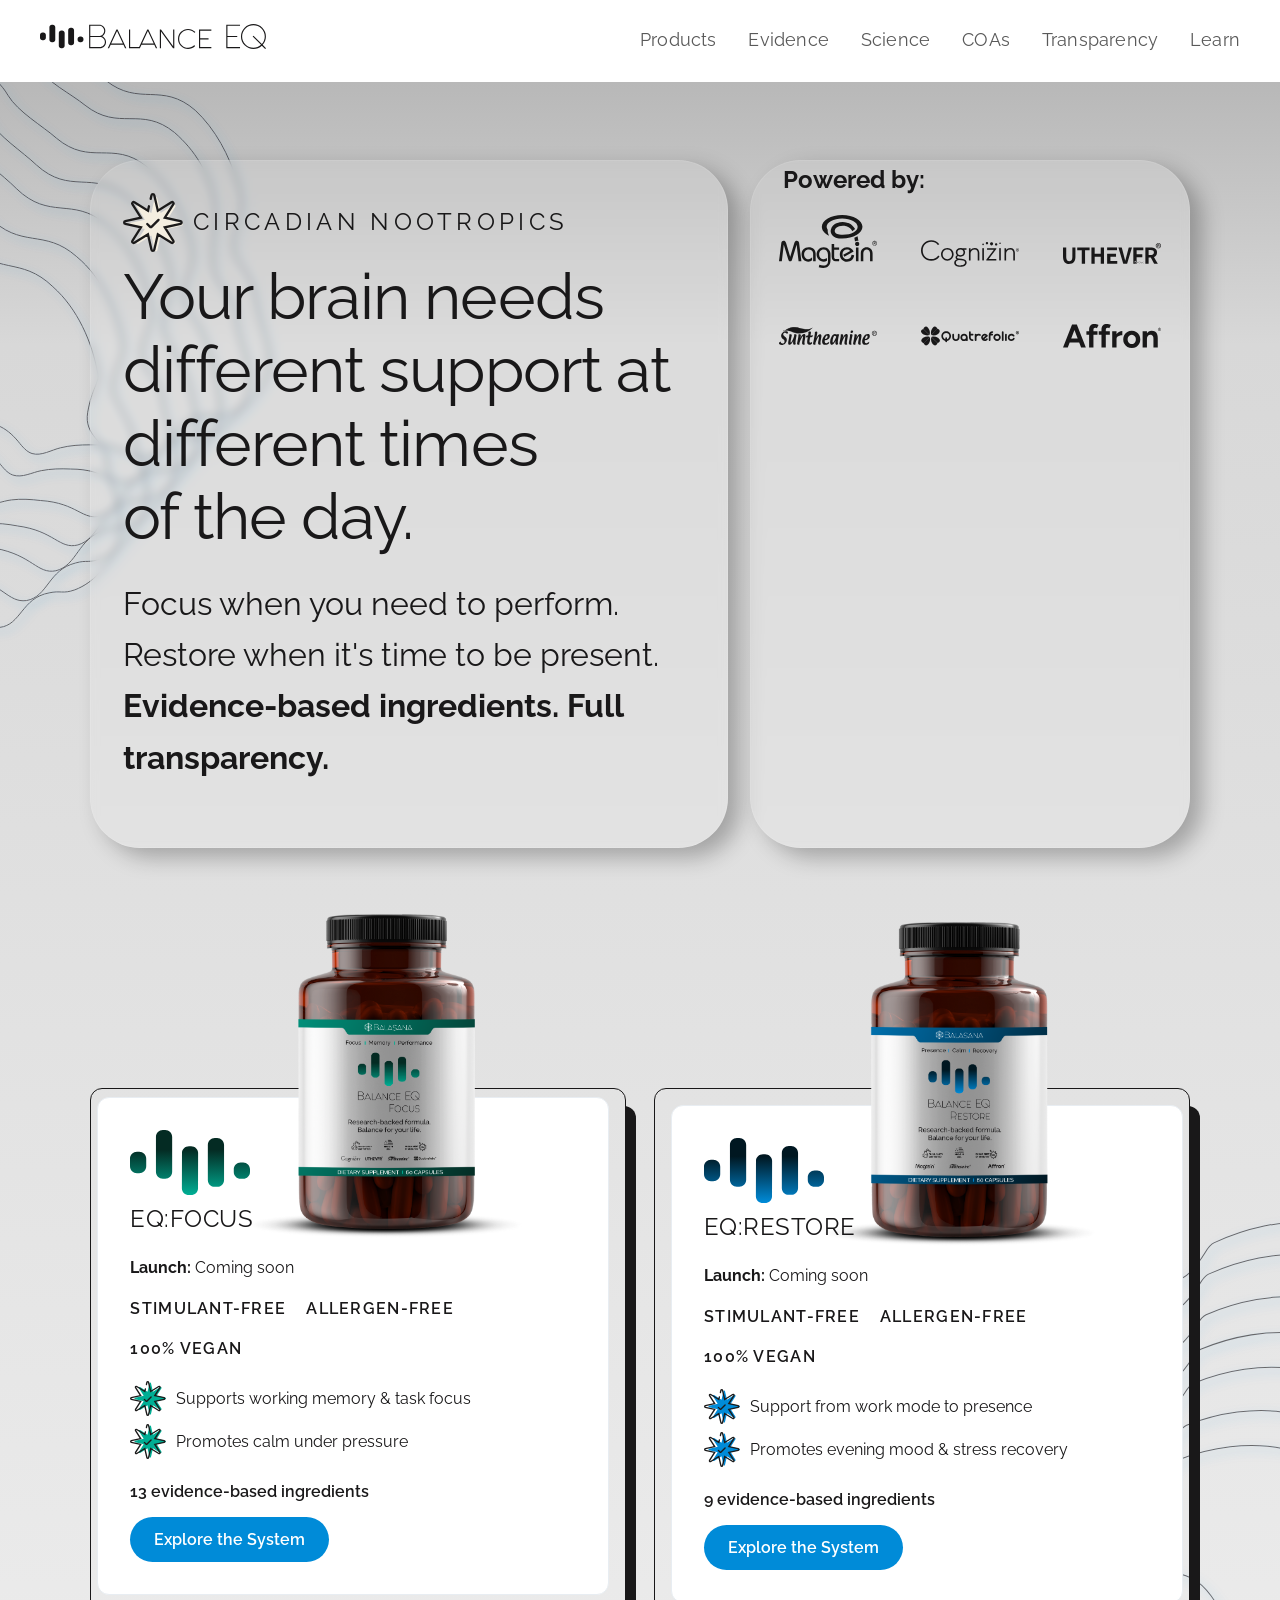
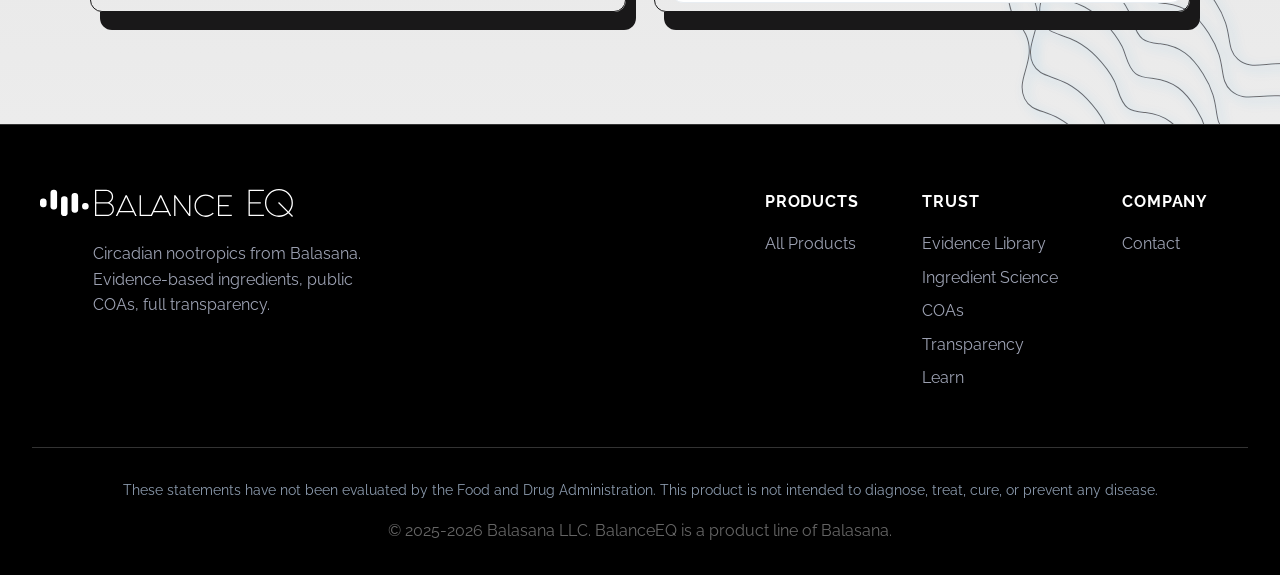
<file: index.html>
<!doctype html>
<html lang="en">
  <head>
    <meta charset="UTF-8" />
    <meta
      name="viewport"
      content="width=device-width, initial-scale=1.0"
    />
    <title>BalanceEQ | Evidence-Based Circadian Nootropics</title>
    <meta
      name="description"
      content="Evidence-based nootropics optimized for your circadian rhythm. EQ:Focus for daytime performance. EQ:Restore for evening presence. Public COAs. Full transparency."
    />
    <meta
      http-equiv="Cache-Control"
      content="no-cache, no-store, must-revalidate"
    />
    <meta http-equiv="Pragma" content="no-cache" />
    <meta http-equiv="Expires" content="0" />

    <link rel="stylesheet" href="styles.css" />
    <script
      type="text/javascript"
      async=""
      src="https://static.klaviyo.com/onsite/js/X7Awu7/klaviyo.js"
    ></script>
  </head>
  <body>
    <!-- Navigation -->
    <nav>
      <div class="nav-container">
        <div class="logo">
          <a href="./">
            <img
              src="assets/EQ-horizontal-light-bg-black.svg"
              alt="BalanceEQ"
            />
          </a>
        </div>
        <div class="mobile-menu-toggle" onclick="toggleMobileMenu()">
          <span></span>
          <span></span>
          <span></span>
        </div>
        <ul class="nav-links" id="navLinks">
          <li>
            <a href="products/" onclick="closeMobileMenu()">Products</a>
          </li>
          <li>
            <a href="evidence/" onclick="closeMobileMenu()">Evidence</a>
          </li>
          <li>
            <a href="science/" onclick="closeMobileMenu()">Science</a>
          </li>
          <li>
            <a href="coa/" onclick="closeMobileMenu()">COAs</a>
          </li>
          <li>
            <a href="transparency/" onclick="closeMobileMenu()"
              >Transparency</a
            >
          </li>
          <li>
            <a href="learn/" onclick="closeMobileMenu()">Learn</a>
          </li>
        </ul>
      </div>
    </nav>
    <div id="home" class="page active">
      <section class="hero-products">
        <div class="hero-products__inner">
          <!-- ============ INTRO ============ -->
          <div class="hero-products__intro">
            <div class="hero-copy-wrapper glass">
              <p class="hero-products__eyebrow">
                <img
                  src="assets/cream-offset-checkmark.svg"
                  class="hero-products__eyebrow-icon"
                  alt="offset lemon yellow checkmark"
                />
                Circadian Nootropics
              </p>
              <h1 class="hero-products__headline">
                Your brain needs different support at different times<br />
                of the day.
              </h1>
              <p class="hero-products__subhead">
                Focus when you need to perform. <br />Restore when it's
                time to be present. <br /><strong
                  >Evidence-based ingredients. Full transparency.</strong
                >
              </p>
            </div>

            <div class="form-wrapper glass">
              <div class="klaviyo-form-UdN6dy"></div>

              <!-- ============ LOGO BAR ============ -->
              <div class="partner-logo-bar">
                <h3 class="logo-partner-headline">Powered by:</h3>
                <div class="partner-logos-wrapper">
                  <img src="assets/magtein.svg" alt="Magtein" />
                  <img src="assets/cognizin.svg" alt="Cognizin" />
                  <img src="assets/uthever-logo.svg" alt="Uthever" />
                  <img src="assets/suntheanine.svg" alt="Suntheanine" />
                  <img src="assets/quatrefolic.svg" alt="Quatrefolic" />
                  <img src="assets/affron.svg" alt="Affron" />
                </div>
              </div>
            </div>
          </div>

          <!-- ============ CARDS GRID ============ -->
          <div class="hero-products__grid">
            <!-- ===== EQ:Focus card ===== -->
            <div class="offset-outer-wrapper left-offset shadow">
              <article
                class="launch-card launch-card--focus offset-inner-wrapper"
              >
                <div class="launch-card__bottle">
                  <img
                    src="assets/focus-bottle.png"
                    alt="EQ:Focus bottle"
                  />
                </div>

                <header class="launch-card__brand">
                  <img
                    src="assets/EQ-glyph-jade-light-bg.svg"
                    class="launch-card__brand-icon"
                    alt="Balance EQ Focus"
                  />
                </header>
                <h2 class="launch-card__name">EQ:FOCUS</h2>

                <p class="launch-card__launch">
                  <strong>Launch:</strong> Coming soon
                </p>

                <ul class="launch-card__tags">
                  <li>STIMULANT-FREE</li>
                  <li>ALLERGEN-FREE</li>
                  <li>100% VEGAN</li>
                </ul>

                <ul class="launch-card__benefits">
                  <li class="launch-card__benefit">
                    <img
                      src="assets/jade-offset-checkmark.svg"
                      class="launch-card__check"
                      alt=""
                      aria-hidden="true"
                    />
                    <span>Supports working memory & task focus</span>
                  </li>
                  <li class="launch-card__benefit">
                    <img
                      src="assets/jade-offset-checkmark.svg"
                      class="launch-card__check"
                      alt=""
                      aria-hidden="true"
                    />
                    <span>Promotes calm under pressure</span>
                  </li>
                </ul>

                <p class="launch-card__formula-label">
                  13 evidence-based ingredients
                </p>

                <a class="launch-card__cta" href="products/"
                  >Explore the System</a
                >
              </article>
            </div>

            <!-- ===== EQ:Restore card ===== -->
            <div class="offset-outer-wrapper right-offset shadow">
              <article
                class="launch-card launch-card--restore offset-inner-wrapper"
              >
                <div class="launch-card__bottle">
                  <img
                    src="assets/restore-bottle.png"
                    alt="EQ:Restore bottle"
                  />
                </div>

                <header class="launch-card__brand">
                  <img
                    src="assets/EQ-glyph-pacific-light-bg.svg"
                    class="launch-card__brand-icon"
                    alt=""
                  />
                </header>
                <h2 class="launch-card__name">EQ:RESTORE</h2>

                <p class="launch-card__launch">
                  <strong>Launch:</strong> Coming soon
                </p>

                <ul class="launch-card__tags">
                  <li>STIMULANT-FREE</li>
                  <li>ALLERGEN-FREE</li>
                  <li>100% VEGAN</li>
                </ul>

                <ul class="launch-card__benefits">
                  <li class="launch-card__benefit">
                    <img
                      src="assets/pacific-offset-checkmark.svg"
                      class="launch-card__check"
                      alt=""
                      aria-hidden="true"
                    />
                    <span>Support from work mode to presence</span>
                  </li>
                  <li class="launch-card__benefit">
                    <img
                      src="assets/pacific-offset-checkmark.svg"
                      class="launch-card__check"
                      alt=""
                      aria-hidden="true"
                    />
                    <span>Promotes evening mood & stress recovery</span>
                  </li>
                </ul>

                <p class="launch-card__formula-label">
                  9 evidence-based ingredients
                </p>

                <a class="launch-card__cta" href="products/"
                  >Explore the System</a
                >
              </article>
            </div>
          </div>
        </div>
      </section>
    </div>

    <!-- Footer -->
    <footer>
      <div class="footer-container">
        <div class="footer-section footer-info">
          <a href="./">
            <img
              src="assets/EQ-horizontal-white.svg"
              alt="BalanceEQ"
              class="footer-logo"
            />
          </a>
          <p class="footer-bio">
            Circadian nootropics from Balasana. Evidence-based ingredients,
            public COAs, full transparency.
          </p>
        </div>

        <div class="footer-links">
          <div class="footer-section">
            <h4>Products</h4>
            <ul>
              <li><a href="products/">All Products</a></li>
            </ul>
          </div>

          <div class="footer-section">
            <h4>Trust</h4>
            <ul>
              <li><a href="evidence/">Evidence Library</a></li>
              <li><a href="science/">Ingredient Science</a></li>
              <li><a href="coa/">COAs</a></li>
              <li><a href="transparency/">Transparency</a></li>
              <li><a href="learn/">Learn</a></li>
            </ul>
          </div>

          <div class="footer-section">
            <h4>Company</h4>
            <ul>
              <li><a href="mailto:hello@balance-eq.com">Contact</a></li>
            </ul>
          </div>
        </div>
      </div>

      <div class="footer-bottom">
        <p style="font-size: 0.85rem; color: #8b9aad; margin-bottom: 1rem">
          These statements have not been evaluated by the Food and Drug
          Administration. This product is not intended to diagnose, treat,
          cure, or prevent any disease.
        </p>
        <p>
          © 2025-2026 Balasana LLC. BalanceEQ is a product line of
          Balasana.
        </p>
      </div>
    </footer>
    <script src="assets/site.js"></script>
  </body>
</html>
</file>
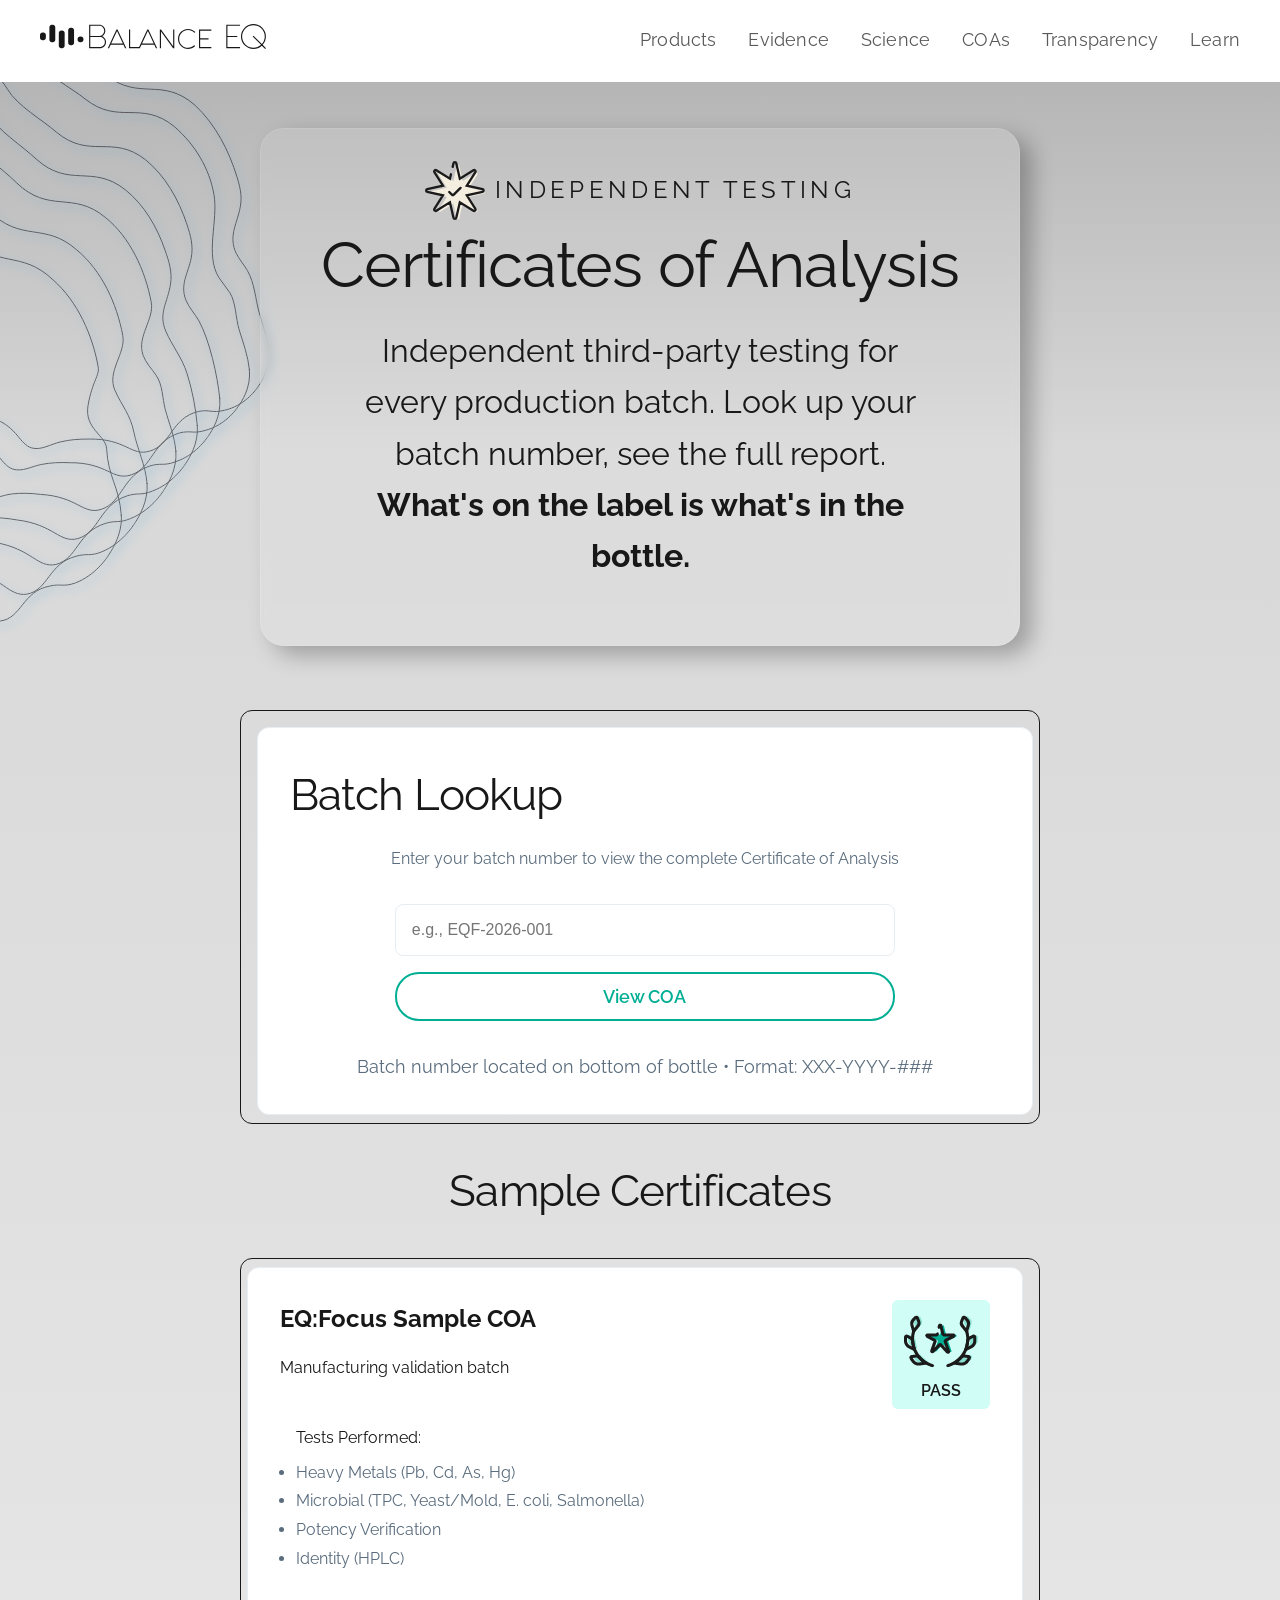
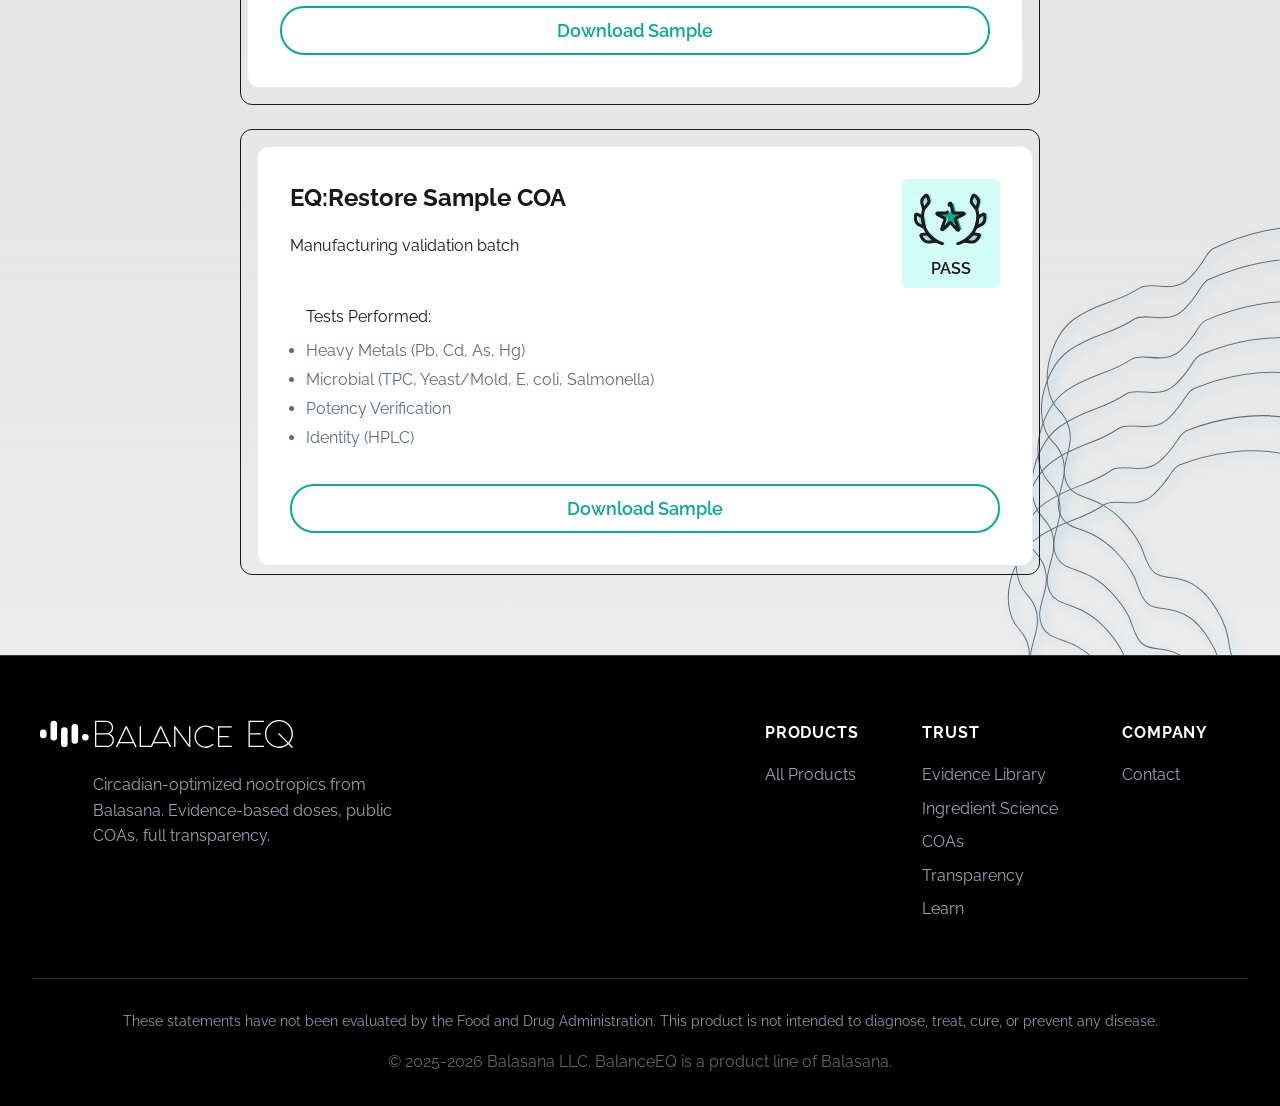
<file: coa/index.html>
<!doctype html>
<html lang="en">
  <head>
    <meta charset="UTF-8" />
    <meta
      name="viewport"
      content="width=device-width, initial-scale=1.0"
    />
    <title>Certificates of Analysis | BalanceEQ</title>
    <meta
      name="description"
      content="Independent third-party testing for every BalanceEQ production batch. Look up your batch number and see the full Certificate of Analysis."
    />

    <link rel="stylesheet" href="../styles.css" />
  </head>
  <body>
    <!-- Navigation -->
    <nav>
      <div class="nav-container">
        <div class="logo">
          <a href="../">
            <img
              src="../assets/EQ-horizontal-light-bg-black.svg"
              alt="BalanceEQ"
            />
          </a>
        </div>
        <div class="mobile-menu-toggle" onclick="toggleMobileMenu()">
          <span></span>
          <span></span>
          <span></span>
        </div>
        <ul class="nav-links" id="navLinks">
          <li>
            <a href="../products/" onclick="closeMobileMenu()">Products</a>
          </li>
          <li>
            <a href="../evidence/" onclick="closeMobileMenu()">Evidence</a>
          </li>
          <li>
            <a href="../science/" onclick="closeMobileMenu()">Science</a>
          </li>
          <li>
            <a href="./" class="active-link" onclick="closeMobileMenu()"
              >COAs</a
            >
          </li>
          <li>
            <a href="../transparency/" onclick="closeMobileMenu()"
              >Transparency</a
            >
          </li>
          <li>
            <a href="../learn/" onclick="closeMobileMenu()">Learn</a>
          </li>
        </ul>
      </div>
    </nav>

    <!-- COAs PAGE -->
    <div class="page active">
      <div class="inner-pages" style="padding-top: 8rem">
        <div class="section-inner">
          <div style="text-align: center; margin-bottom: 4rem">
            <div
              class="glass"
              style="
                max-width: 760px;
                margin: 0 auto;
                padding: 2rem 2.25rem;
                border-radius: 24px;
              "
            >
            <p class="hero-products__eyebrow">
              <img
                src="../assets/cream-offset-checkmark.svg"
                class="hero-products__eyebrow-icon"
                alt="offset lemon yellow checkmark"
              />
              Independent Testing
            </p>
            <h1 class="hero-products__headline">
              Certificates of Analysis
            </h1>
            <p
              class="hero-products__subhead"
              style="margin-left: auto; margin-right: auto"
            >
              Independent third-party testing for every production batch.
              Look up your batch number, see the full report.
              <strong>What's on the label is what's in the bottle.</strong>
            </p>
            </div>
          </div>

          <!-- parent column container -->
          <div style="max-width: 800px; margin: 0 auto">

            <!-- Batch Lookup -->
            <div class="offset-outer-wrapper right-offset">
              <div class="offset-inner-wrapper">
                <div>
                  <h2 style="margin-bottom: 1rem">Batch Lookup</h2>
                  <p
                    style="
                      text-align: center;
                      color: #5a6c7d;
                      margin-bottom: 2rem;
                    "
                  >
                    Enter your batch number to view the complete Certificate of
                    Analysis
                  </p>

                  <div
                    style="
                      display: flex;
                      flex-direction: column;
                      gap: 1rem;
                      max-width: 500px;
                      margin: 0 auto;
                    "
                  >
                    <input
                      type="text"
                      placeholder="e.g., EQF-2026-001"
                      style="
                        padding: 1rem;
                        border-radius: 8px;
                        border: 1px solid #e8edf2;
                        font-size: 1rem;
                      "
                    />
                    <button
                      class="btn-secondary"
                      style="width: 100%"
                      onclick="
                        alert(
                          'COA lookup launches with our first batch — coming soon',
                        )
                      "
                    >
                      View COA
                    </button>
                  </div>

                  <p
                    style="
                      text-align: center;
                      margin-top: 2rem;
                      color: #5a6c7d;
                      font-size: 1.125rem;
                    "
                  >
                    Batch number located on bottom of bottle • Format:
                    XXX-YYYY-###
                  </p>
                </div>
              </div>
            </div>

            <!-- Sample COAs -->
            <h2 style="text-align: center; margin-bottom: 2rem; margin-top: 2rem">
              Sample Certificates
            </h2>

            <div class="coas-container">
              <div class="offset-outer-wrapper left-offset">
                <div class="offset-inner-wrapper">
                  <div class="coa-title-container">
                    <div>
                      <h3>EQ:Focus Sample COA</h3>
                      <p>Manufacturing validation batch</p>
                    </div>
                    <div class="pass">
                      <img
                        src="../assets/award-jade-offset.png"
                        alt="pass award"
                      />
                      <span>PASS</span>
                    </div>
                  </div>

                  <div
                    style="
                      padding: 1rem;
                      border-radius: 8px;
                      margin-bottom: 1rem;
                    "
                  >
                    <p style="font-weight: 500; margin-bottom: 0.5rem">
                      Tests Performed:
                    </p>
                    <ul
                      style="
                        font-size: 1rem;
                        color: #5a6c7d;
                        line-height: 1.8;
                      "
                    >
                      <li>Heavy Metals (Pb, Cd, As, Hg)</li>
                      <li>
                        Microbial (TPC, Yeast/Mold, E. coli, Salmonella)
                      </li>
                      <li>Potency Verification</li>
                      <li>Identity (HPLC)</li>
                    </ul>
                  </div>
                  <button
                    class="btn-secondary"
                    style="width: 100%"
                    onclick="alert('PDF available Q1 2026')"
                  >
                    Download Sample
                  </button>
                </div>
              </div>

                <div class="offset-outer-wrapper right-offset">
                <div class="offset-inner-wrapper">
                  <div class="coa-title-container">
                    <div>
                      <h3>EQ:Restore Sample COA</h3>
                      <p>Manufacturing validation batch</p>
                    </div>
                    <div class="pass">
                      <img
                        src="../assets/award-jade-offset.png"
                        alt="pass award"
                      />
                      <span>PASS</span>
                    </div>
                  </div>

                  <div
                    style="
                      padding: 1rem;
                      border-radius: 8px;
                      margin-bottom: 1rem;
                    "
                  >
                    <p style="font-weight: 500; margin-bottom: 0.5rem">
                      Tests Performed:
                    </p>
                    <ul
                      style="
                        font-size: 1rem;
                        color: #5a6c7d;
                        line-height: 1.8;
                      "
                    >
                      <li>Heavy Metals (Pb, Cd, As, Hg)</li>
                      <li>
                        Microbial (TPC, Yeast/Mold, E. coli, Salmonella)
                      </li>
                      <li>Potency Verification</li>
                      <li>Identity (HPLC)</li>
                    </ul>
                  </div>
                  <button
                    class="btn-secondary"
                    style="width: 100%"
                    onclick="alert('PDF available Q1 2026')"
                  >
                    Download Sample
                  </button>
                </div>
              </div>

              
              </div>
            </div>
          </div>
        </div>
      </div>
    </div>

    <!-- Footer -->
    <footer>
      <div class="footer-container">
        <div class="footer-section footer-info">
          <a href="../">
            <img
              src="../assets/EQ-horizontal-white.svg"
              alt="BalanceEQ"
              class="footer-logo"
            />
          </a>
          <p class="footer-bio">
            Circadian-optimized nootropics from Balasana. Evidence-based
            doses, public COAs, full transparency.
          </p>
        </div>

        <div class="footer-links">
          <div class="footer-section">
            <h4>Products</h4>
            <ul>
              <li><a href="../products/">All Products</a></li>
            </ul>
          </div>

          <div class="footer-section">
            <h4>Trust</h4>
            <ul>
              <li><a href="../evidence/">Evidence Library</a></li>
              <li><a href="../science/">Ingredient Science</a></li>
              <li><a href="./">COAs</a></li>
              <li><a href="../transparency/">Transparency</a></li>
              <li><a href="../learn/">Learn</a></li>
            </ul>
          </div>

          <div class="footer-section">
            <h4>Company</h4>
            <ul>
              <li><a href="mailto:hello@balance-eq.com">Contact</a></li>
            </ul>
          </div>
        </div>
      </div>

      <div class="footer-bottom">
        <p style="font-size: 0.85rem; color: #8b9aad; margin-bottom: 1rem">
          These statements have not been evaluated by the Food and Drug
          Administration. This product is not intended to diagnose, treat,
          cure, or prevent any disease.
        </p>
        <p>
          © 2025-2026 Balasana LLC. BalanceEQ is a product line of
          Balasana.
        </p>
      </div>
    </footer>

    <script>
      // Mobile menu toggle
      function toggleMobileMenu() {
        document.getElementById("navLinks").classList.toggle("active");
        document
          .querySelector(".mobile-menu-toggle")
          .classList.toggle("is-open");
      }

      function closeMobileMenu() {
        document.getElementById("navLinks").classList.remove("active");
        document
          .querySelector(".mobile-menu-toggle")
          .classList.remove("is-open");
      }
    </script>
  </body>
</html>
</file>
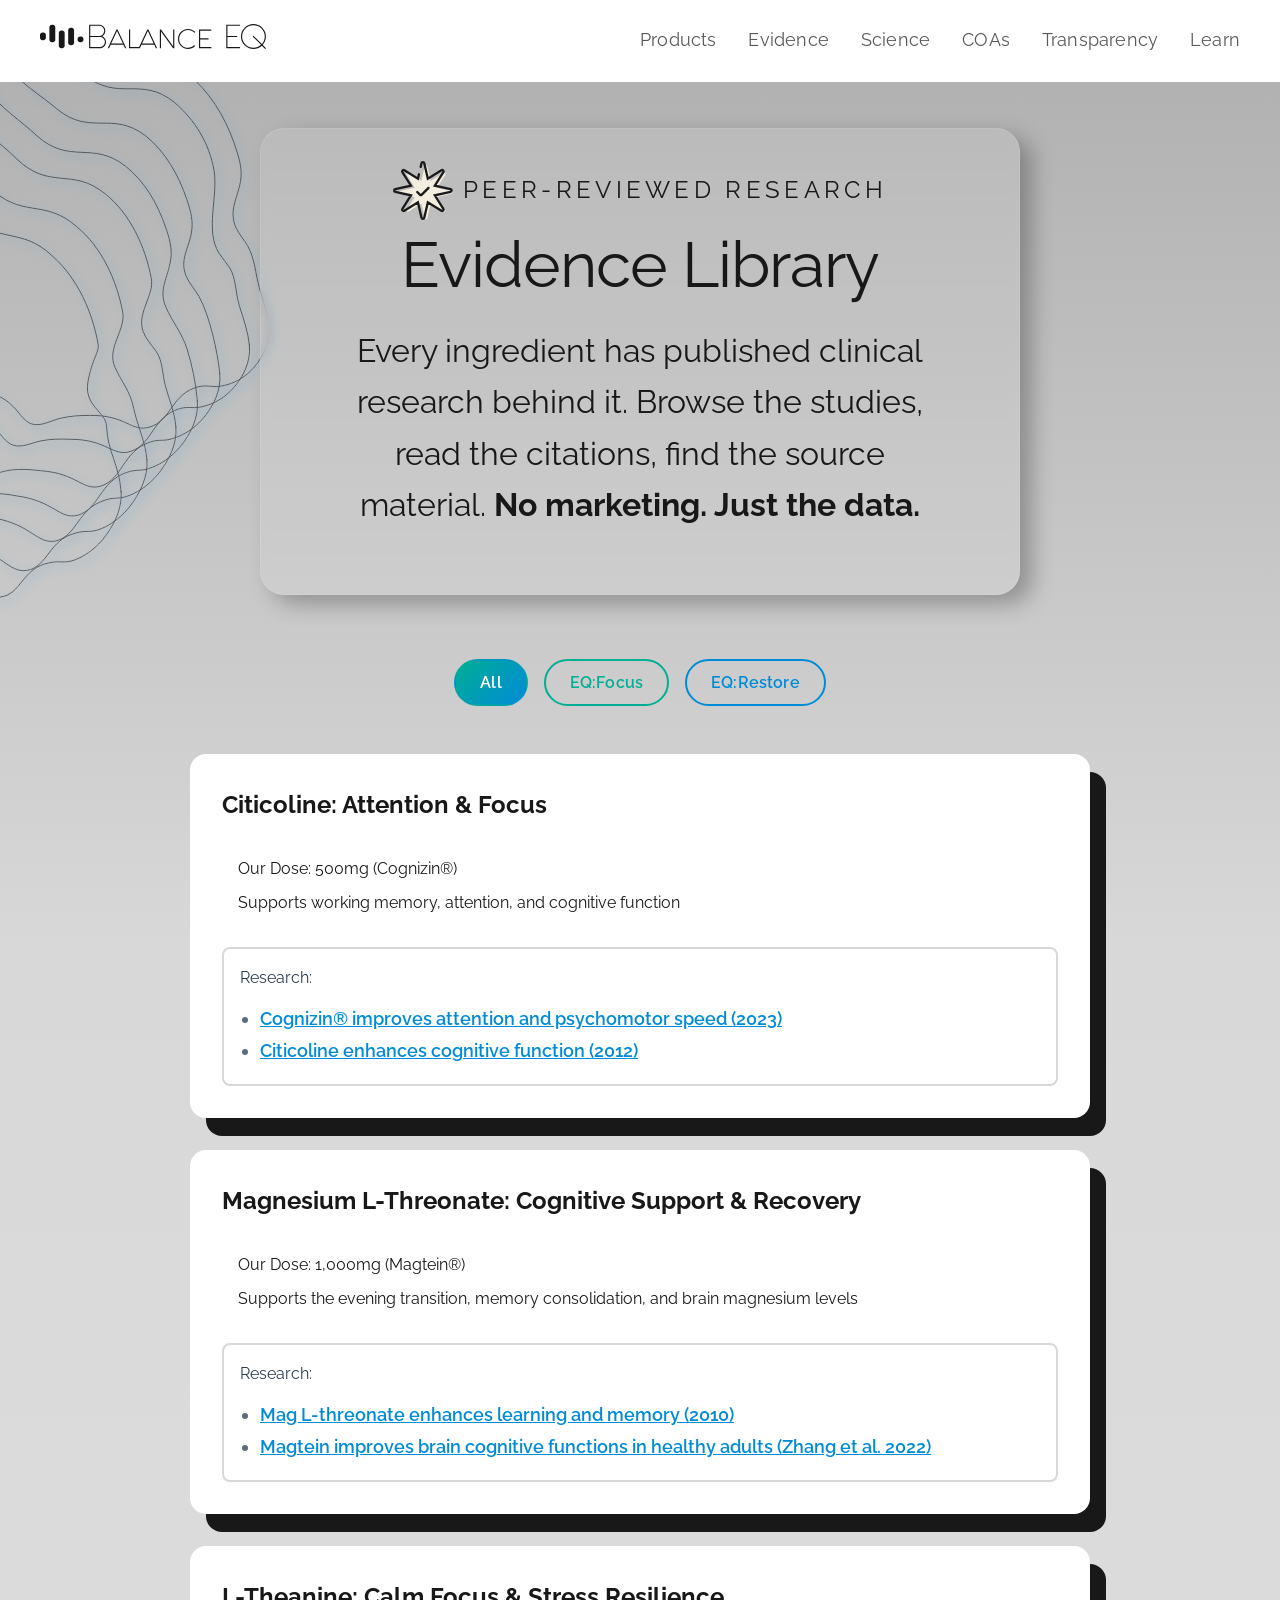
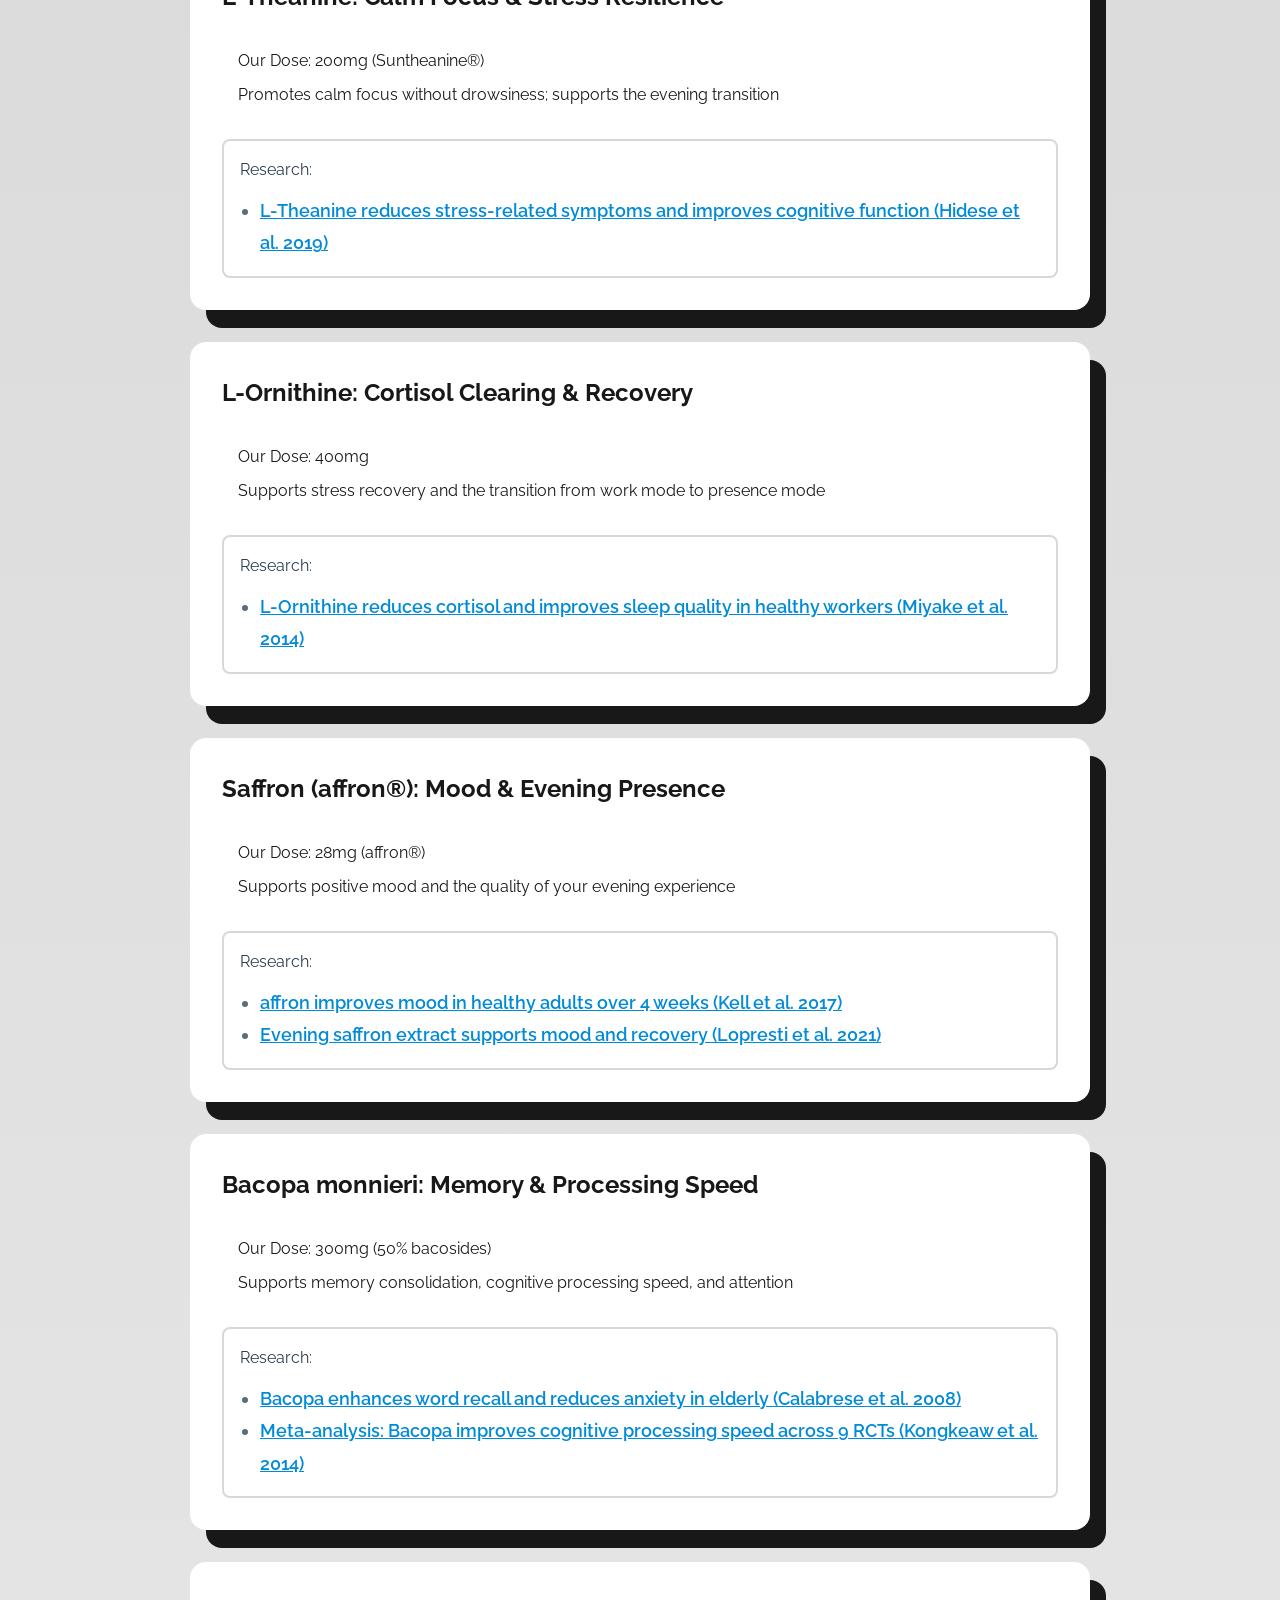
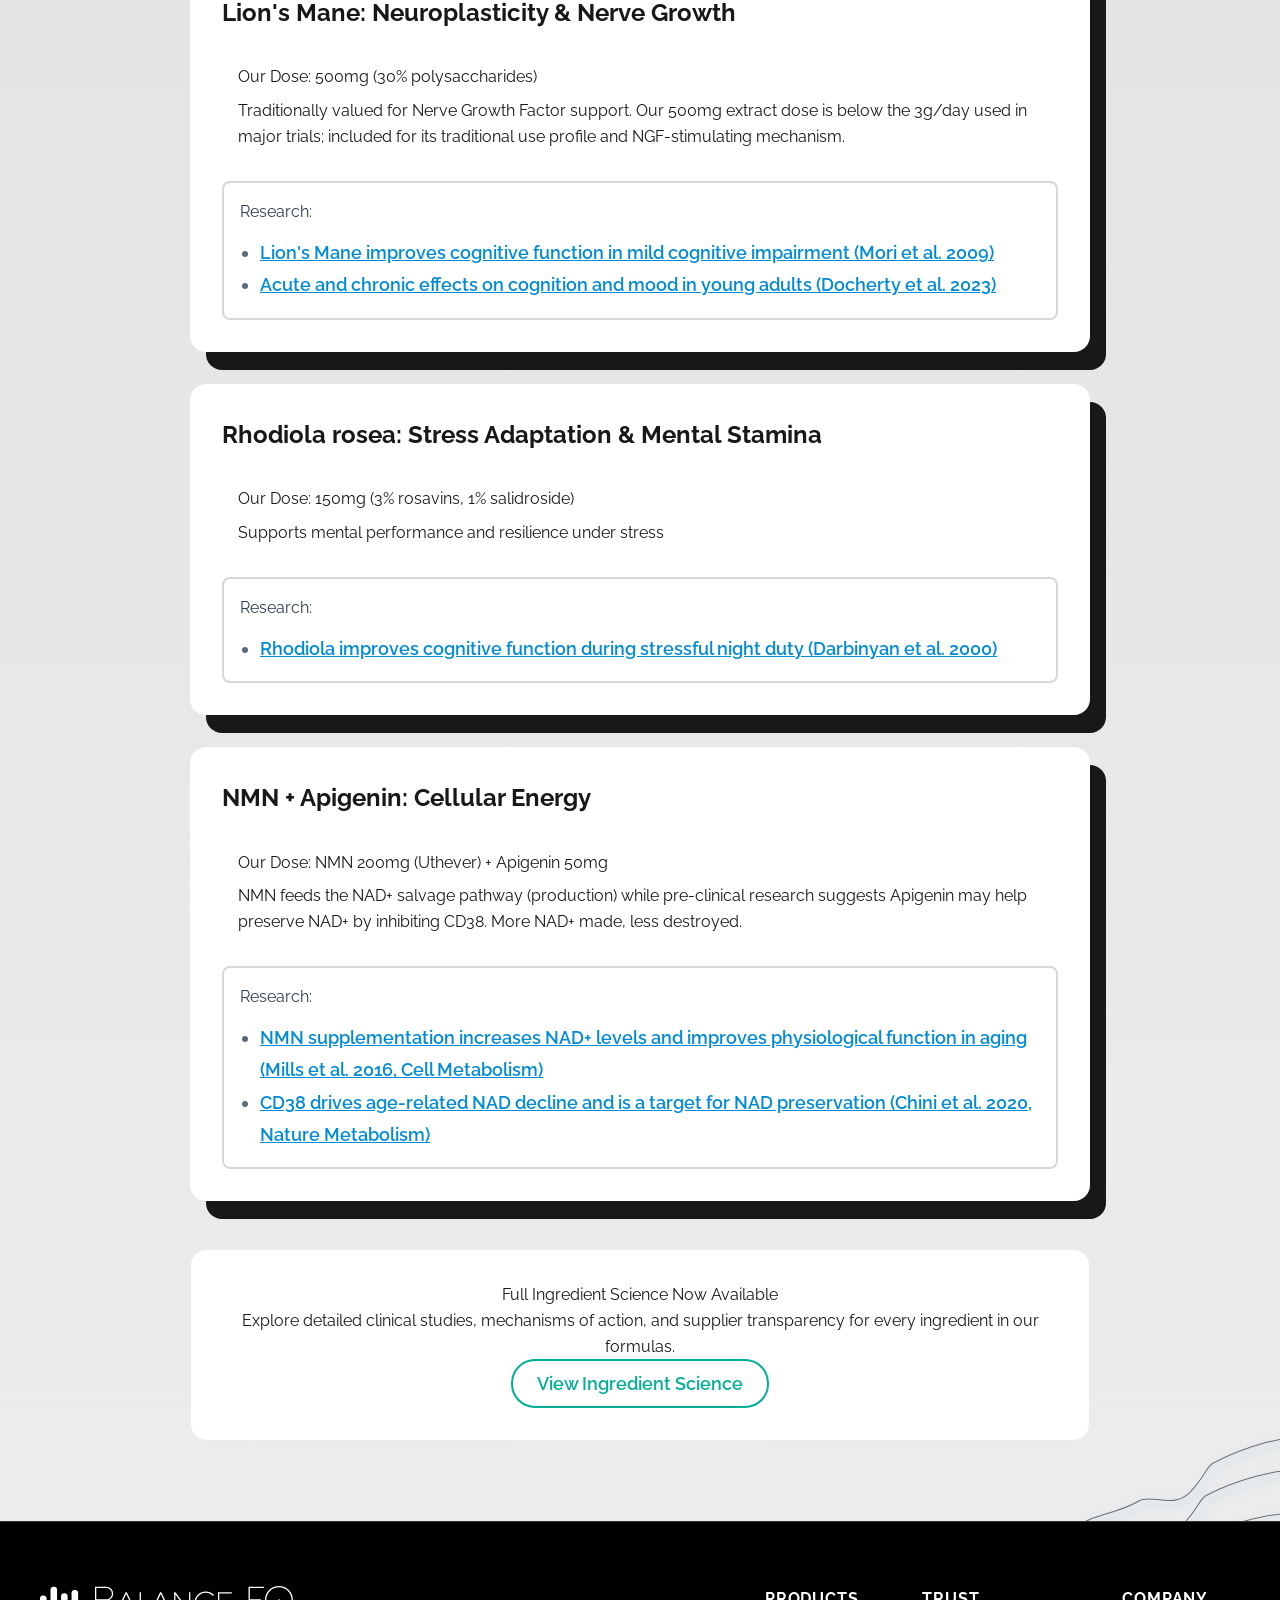
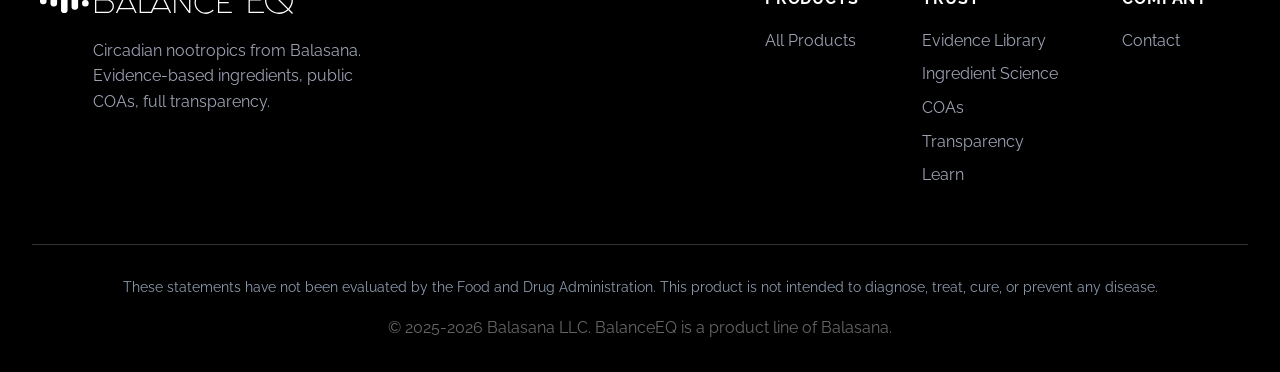
<file: evidence/index.html>
<!doctype html>
<html lang="en">
  <head>
    <meta charset="UTF-8" />
    <meta
      name="viewport"
      content="width=device-width, initial-scale=1.0"
    />
    <title>Evidence Library | BalanceEQ</title>
    <meta
      name="description"
      content="The clinical evidence behind every BalanceEQ ingredient. Peer-reviewed studies for EQ:Focus and EQ:Restore."
    />
    <meta
      http-equiv="Cache-Control"
      content="no-cache, no-store, must-revalidate"
    />
    <meta http-equiv="Pragma" content="no-cache" />
    <meta http-equiv="Expires" content="0" />

    <link rel="stylesheet" href="../styles.css" />
    <script
      type="text/javascript"
      async=""
      src="https://static.klaviyo.com/onsite/js/X7Awu7/klaviyo.js"
    ></script>
  </head>
  <body>
    <!-- Navigation -->
    <nav>
      <div class="nav-container">
        <div class="logo">
          <a href="../">
            <img
              src="../assets/EQ-horizontal-light-bg-black.svg"
              alt="BalanceEQ"
            />
          </a>
        </div>
        <div class="mobile-menu-toggle" onclick="toggleMobileMenu()">
          <span></span>
          <span></span>
          <span></span>
        </div>
        <ul class="nav-links" id="navLinks">
          <li>
            <a href="../products/" onclick="closeMobileMenu()"
              >Products</a
            >
          </li>
          <li>
            <a href="../evidence/" class="active-link" onclick="closeMobileMenu()"
              >Evidence</a
            >
          </li>
          <li>
            <a href="../science/" onclick="closeMobileMenu()"
              >Science</a
            >
          </li>
          <li>
            <a href="../coa/" onclick="closeMobileMenu()"
              >COAs</a
            >
          </li>
          <li>
            <a href="../transparency/" onclick="closeMobileMenu()"
              >Transparency</a
            >
          </li>
          <li>
            <a href="../learn/" onclick="closeMobileMenu()"
              >Learn</a
            >
          </li>
        </ul>
      </div>
    </nav>
    <div id="evidence" class="page active">
      <div class="inner-pages" style="padding-top: 8rem">
        <div class="section-inner">
          <div style="text-align: center; margin-bottom: 4rem">
            <div
              class="glass"
              style="
                max-width: 760px;
                margin: 0 auto;
                padding: 2rem 2.25rem;
                border-radius: 24px;
              "
            >
            <p class="hero-products__eyebrow">
              <img
                src="../assets/cream-offset-checkmark.svg"
                class="hero-products__eyebrow-icon"
                alt="offset lemon yellow checkmark"
              />
              Peer-Reviewed Research
            </p>
            <h1 class="hero-products__headline">Evidence Library</h1>
            <p
              class="hero-products__subhead"
              style="margin-left: auto; margin-right: auto"
            >
              Every ingredient has published clinical research behind it.
              Browse the studies, read the citations, find the source
              material. <strong>No marketing. Just the data.</strong>
            </p>
            </div>
          </div>

          <div style="max-width: 900px; margin: 0 auto">
            <!-- Filter Tabs -->
            <div
              style="
                display: flex;
                gap: 1rem;
                margin-bottom: 3rem;
                flex-wrap: wrap;
                justify-content: center;
              "
            >
              <button
                class="btn-all btn-all-active"
                data-filter="all"
                onclick="filterEvidence('all')"
              >
                All
              </button>
              <button
                class="btn-focus"
                data-filter="focus"
                onclick="filterEvidence('focus')"
              >
                EQ:Focus
              </button>
              <button
                class="btn-restore"
                data-filter="restore"
                onclick="filterEvidence('restore')"
              >
                EQ:Restore
              </button>
            </div>

            <!-- Research Entries -->
            <div id="evidenceEntries">
              <div class="evidence-card brick" data-product="focus">
                <h3>Citicoline: Attention & Focus</h3>
                <div class="evidence-card__dose">
                  <p>Our Dose: 500mg (Cognizin®)</p>
                  <p>
                    Supports working memory, attention, and cognitive
                    function
                  </p>
                </div>
                <div class="evidence-card__research">
                  <p>Research:</p>
                  <ul>
                    <li>
                      <a
                        href="https://doi.org/10.3390/nu15020386"
                        target="_blank"
                        >Cognizin® improves attention and psychomotor speed
                        (2023)</a
                      >
                    </li>
                    <li>
                      <a
                        href="https://www.scirp.org/journal/paperinformation.aspx?paperid=19921"
                        target="_blank"
                        >Citicoline enhances cognitive function (2012)</a
                      >
                    </li>
                  </ul>
                </div>
              </div>

              <div class="evidence-card brick" data-product="restore">
                <h3>
                  Magnesium L-Threonate: Cognitive Support & Recovery
                </h3>
                <div class="evidence-card__dose">
                  <p>Our Dose: 1,000mg (Magtein&reg;)</p>
                  <p>
                    Supports the evening transition, memory consolidation,
                    and brain magnesium levels
                  </p>
                </div>
                <div class="evidence-card__research">
                  <p>Research:</p>
                  <ul>
                    <li>
                      <a
                        href="https://doi.org/10.1016/j.neuron.2009.12.026"
                        target="_blank"
                        >Mag L-threonate enhances learning and memory
                        (2010)</a
                      >
                    </li>
                    <li>
                      <a
                        href="https://doi.org/10.3390/nu14245235"
                        target="_blank"
                        >Magtein improves brain cognitive functions in
                        healthy adults (Zhang et al. 2022)</a
                      >
                    </li>
                  </ul>
                </div>
              </div>

              <div class="evidence-card brick" data-product="focus">
                <h3>L-Theanine: Calm Focus & Stress Resilience</h3>
                <div class="evidence-card__dose">
                  <p>Our Dose: 200mg (Suntheanine&reg;)</p>
                  <p>
                    Promotes calm focus without drowsiness; supports the
                    evening transition
                  </p>
                </div>
                <div class="evidence-card__research">
                  <p>Research:</p>
                  <ul>
                    <li>
                      <a
                        href="https://doi.org/10.3390/nu11102362"
                        target="_blank"
                        >L-Theanine reduces stress-related symptoms and
                        improves cognitive function (Hidese et al. 2019)</a
                      >
                    </li>
                  </ul>
                </div>
              </div>

              <div class="evidence-card brick" data-product="restore">
                <h3>L-Ornithine: Cortisol Clearing & Recovery</h3>
                <div class="evidence-card__dose">
                  <p>Our Dose: 400mg</p>
                  <p>
                    Supports stress recovery and the transition from work
                    mode to presence mode
                  </p>
                </div>
                <div class="evidence-card__research">
                  <p>Research:</p>
                  <ul>
                    <li>
                      <a
                        href="https://doi.org/10.1186/1475-2891-13-53"
                        target="_blank"
                        >L-Ornithine reduces cortisol and improves sleep
                        quality in healthy workers (Miyake et al. 2014)</a
                      >
                    </li>
                  </ul>
                </div>
              </div>

              <div class="evidence-card brick" data-product="restore">
                <h3>Saffron (affron&reg;): Mood & Evening Presence</h3>
                <div class="evidence-card__dose">
                  <p>Our Dose: 28mg (affron&reg;)</p>
                  <p>
                    Supports positive mood and the quality of your evening
                    experience
                  </p>
                </div>
                <div class="evidence-card__research">
                  <p>Research:</p>
                  <ul>
                    <li>
                      <a
                        href="https://doi.org/10.1016/j.ctim.2017.06.001"
                        target="_blank"
                        >affron improves mood in healthy adults over 4
                        weeks (Kell et al. 2017)</a
                      >
                    </li>
                    <li>
                      <a
                        href="https://doi.org/10.1016/j.sleep.2021.08.001"
                        target="_blank"
                        >Evening saffron extract supports mood and recovery
                        (Lopresti et al. 2021)</a
                      >
                    </li>
                  </ul>
                </div>
              </div>

              <div class="evidence-card brick" data-product="restore">
                <h3>Bacopa monnieri: Memory & Processing Speed</h3>
                <div class="evidence-card__dose">
                  <p>Our Dose: 300mg (50% bacosides)</p>
                  <p>
                    Supports memory consolidation, cognitive processing
                    speed, and attention
                  </p>
                </div>
                <div class="evidence-card__research">
                  <p>Research:</p>
                  <ul>
                    <li>
                      <a
                        href="https://doi.org/10.1089/acm.2008.0018"
                        target="_blank"
                        >Bacopa enhances word recall and reduces anxiety in
                        elderly (Calabrese et al. 2008)</a
                      >
                    </li>
                    <li>
                      <a
                        href="https://doi.org/10.1016/j.jep.2013.11.008"
                        target="_blank"
                        >Meta-analysis: Bacopa improves cognitive
                        processing speed across 9 RCTs (Kongkeaw et al.
                        2014)</a
                      >
                    </li>
                  </ul>
                </div>
              </div>

              <div class="evidence-card brick" data-product="focus">
                <h3>Lion's Mane: Neuroplasticity & Nerve Growth</h3>
                <div class="evidence-card__dose">
                  <p>Our Dose: 500mg (30% polysaccharides)</p>
                  <p>
                    Traditionally valued for Nerve Growth Factor support.
                    Our 500mg extract dose is below the 3g/day used in
                    major trials; included for its traditional use profile
                    and NGF-stimulating mechanism.
                  </p>
                </div>
                <div class="evidence-card__research">
                  <p>Research:</p>
                  <ul>
                    <li>
                      <a
                        href="https://doi.org/10.1002/ptr.2634"
                        target="_blank"
                        >Lion's Mane improves cognitive function in mild
                        cognitive impairment (Mori et al. 2009)</a
                      >
                    </li>
                    <li>
                      <a
                        href="https://doi.org/10.3390/nu15224842"
                        target="_blank"
                        >Acute and chronic effects on cognition and mood in
                        young adults (Docherty et al. 2023)</a
                      >
                    </li>
                  </ul>
                </div>
              </div>

              <div class="evidence-card brick" data-product="focus">
                <h3>Rhodiola rosea: Stress Adaptation & Mental Stamina</h3>
                <div class="evidence-card__dose">
                  <p>Our Dose: 150mg (3% rosavins, 1% salidroside)</p>
                  <p>
                    Supports mental performance and resilience under stress
                  </p>
                </div>
                <div class="evidence-card__research">
                  <p>Research:</p>
                  <ul>
                    <li>
                      <a
                        href="https://doi.org/10.1016/S0944-7113(00)80055-0"
                        target="_blank"
                        >Rhodiola improves cognitive function during
                        stressful night duty (Darbinyan et al. 2000)</a
                      >
                    </li>
                  </ul>
                </div>
              </div>

              <div class="evidence-card brick" data-product="focus">
                <h3>NMN + Apigenin: Cellular Energy</h3>
                <div class="evidence-card__dose">
                  <p>Our Dose: NMN 200mg (Uthever) + Apigenin 50mg</p>
                  <p>
                    NMN feeds the NAD+ salvage pathway (production) while
                    pre-clinical research suggests Apigenin may help
                    preserve NAD+ by inhibiting CD38. More NAD+ made, less
                    destroyed.
                  </p>
                </div>
                <div class="evidence-card__research">
                  <p>Research:</p>
                  <ul>
                    <li>
                      <a
                        href="https://doi.org/10.1016/j.cmet.2016.09.013"
                        target="_blank"
                        >NMN supplementation increases NAD+ levels and
                        improves physiological function in aging (Mills et
                        al. 2016, Cell Metabolism)</a
                      >
                    </li>
                    <li>
                      <a
                        href="https://doi.org/10.1038/s42255-020-00298-z"
                        target="_blank"
                        >CD38 drives age-related NAD decline and is a
                        target for NAD preservation (Chini et al. 2020,
                        Nature Metabolism)</a
                      >
                    </li>
                  </ul>
                </div>
              </div>
            </div>

            <div
              style="
                text-align: center;
                margin-top: 3rem;
                padding: 2rem;
                background: white;
                border: 1px solid #e8edf2;
                border-radius: 16px;
              "
            >
              <p>Full Ingredient Science Now Available</p>
              <p>
                Explore detailed clinical studies, mechanisms of action,
                and supplier transparency for every ingredient in our
                formulas.
              </p>
              <button class="btn-secondary" onclick="location.href='../science/'">
                View Ingredient Science
              </button>
            </div>
          </div>
        </div>
      </div>
    </div>

    <!-- Footer -->
    <footer>
      <div class="footer-container">
        <div class="footer-section footer-info">
          <a href="../">
            <img
              src="../assets/EQ-horizontal-white.svg"
              alt="BalanceEQ"
              class="footer-logo"
            />
          </a>
          <p class="footer-bio">
            Circadian nootropics from Balasana. Evidence-based ingredients,
            public COAs, full transparency.
          </p>
        </div>

        <div class="footer-links">
          <div class="footer-section">
            <h4>Products</h4>
            <ul>
              <li><a href="../products/">All Products</a></li>
            </ul>
          </div>

          <div class="footer-section">
            <h4>Trust</h4>
            <ul>
              <li><a href="../evidence/">Evidence Library</a></li>
              <li><a href="../science/">Ingredient Science</a></li>
              <li><a href="../coa/">COAs</a></li>
              <li><a href="../transparency/">Transparency</a></li>
              <li><a href="../learn/">Learn</a></li>
            </ul>
          </div>

          <div class="footer-section">
            <h4>Company</h4>
            <ul>
              <li><a href="mailto:hello@balance-eq.com">Contact</a></li>
            </ul>
          </div>
        </div>
      </div>

      <div class="footer-bottom">
        <p style="font-size: 0.85rem; color: #8b9aad; margin-bottom: 1rem">
          These statements have not been evaluated by the Food and Drug
          Administration. This product is not intended to diagnose, treat,
          cure, or prevent any disease.
        </p>
        <p>
          © 2025-2026 Balasana LLC. BalanceEQ is a product line of
          Balasana.
        </p>
      </div>
    </footer>
    <script src="../assets/site.js"></script>
  </body>
</html>
</file>
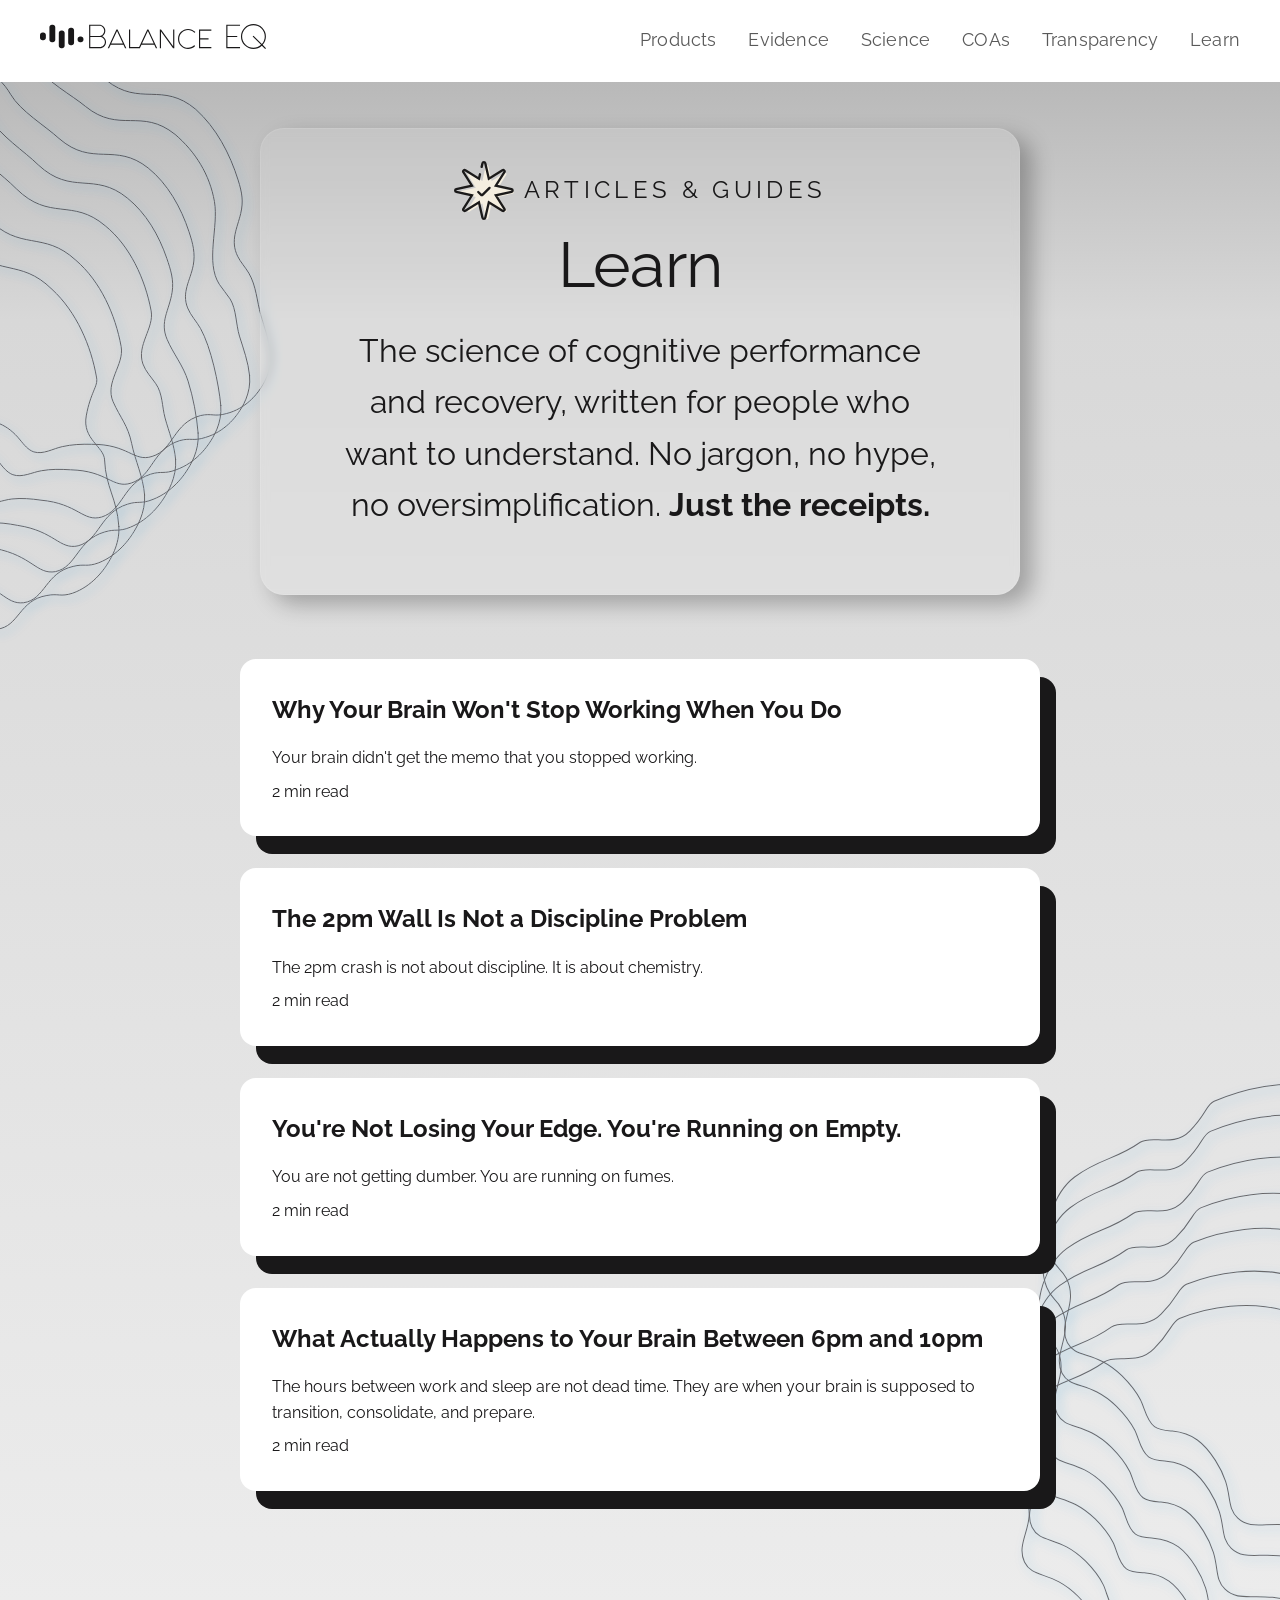
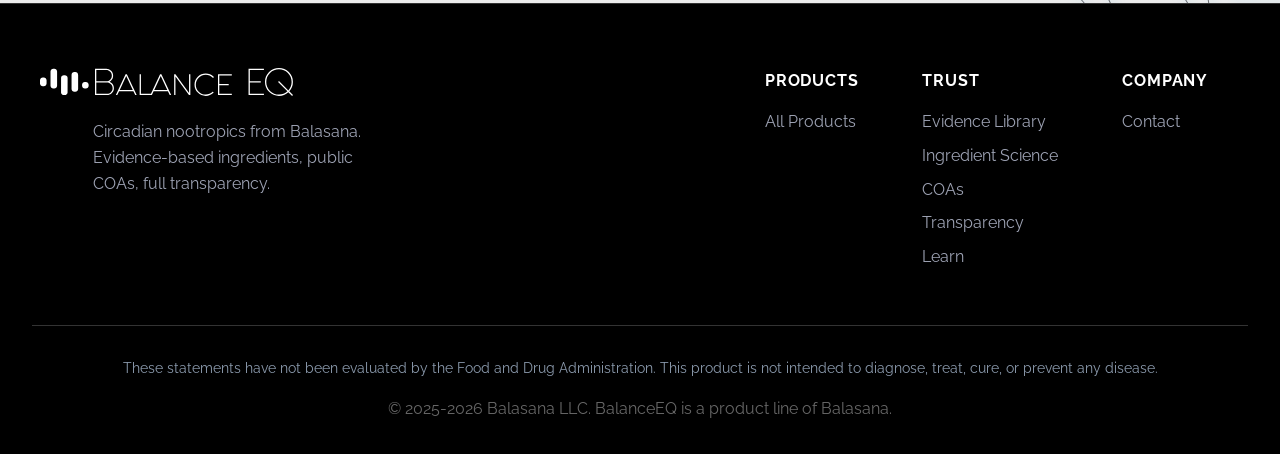
<file: learn/index.html>
<!doctype html>
<html lang="en">
  <head>
    <meta charset="UTF-8" />
    <meta
      name="viewport"
      content="width=device-width, initial-scale=1.0"
    />
    <title>Learn | BalanceEQ</title>
    <meta
      name="description"
      content="The science of cognitive performance and recovery, written plainly. Articles on focus, stress, and presence."
    />
    <meta
      http-equiv="Cache-Control"
      content="no-cache, no-store, must-revalidate"
    />
    <meta http-equiv="Pragma" content="no-cache" />
    <meta http-equiv="Expires" content="0" />

    <link rel="stylesheet" href="../styles.css" />
    <script
      type="text/javascript"
      async=""
      src="https://static.klaviyo.com/onsite/js/X7Awu7/klaviyo.js"
    ></script>
  </head>
  <body>
    <!-- Navigation -->
    <nav>
      <div class="nav-container">
        <div class="logo">
          <a href="../">
            <img
              src="../assets/EQ-horizontal-light-bg-black.svg"
              alt="BalanceEQ"
            />
          </a>
        </div>
        <div class="mobile-menu-toggle" onclick="toggleMobileMenu()">
          <span></span>
          <span></span>
          <span></span>
        </div>
        <ul class="nav-links" id="navLinks">
          <li>
            <a href="../products/" onclick="closeMobileMenu()"
              >Products</a
            >
          </li>
          <li>
            <a href="../evidence/" onclick="closeMobileMenu()"
              >Evidence</a
            >
          </li>
          <li>
            <a href="../science/" onclick="closeMobileMenu()"
              >Science</a
            >
          </li>
          <li>
            <a href="../coa/" onclick="closeMobileMenu()"
              >COAs</a
            >
          </li>
          <li>
            <a href="../transparency/" onclick="closeMobileMenu()"
              >Transparency</a
            >
          </li>
          <li>
            <a href="../learn/" class="active-link" onclick="closeMobileMenu()"
              >Learn</a
            >
          </li>
        </ul>
      </div>
    </nav>
    <div id="learn" class="page active">
      <div class="inner-pages" style="padding-top: 8rem">
        <div class="section-inner">
          <div style="text-align: center; margin-bottom: 4rem">
            <div
              class="glass"
              style="
                max-width: 760px;
                margin: 0 auto;
                padding: 2rem 2.25rem;
                border-radius: 24px;
              "
            >
            <p class="hero-products__eyebrow">
              <img
                src="../assets/cream-offset-checkmark.svg"
                class="hero-products__eyebrow-icon"
                alt="offset lemon yellow checkmark"
              />
              Articles &amp; Guides
            </p>
            <h1 class="hero-products__headline">Learn</h1>
            <p
              class="hero-products__subhead"
              style="margin-left: auto; margin-right: auto"
            >
              The science of cognitive performance and recovery, written
              for people who want to understand. No jargon, no hype, no
              oversimplification. <strong>Just the receipts.</strong>
            </p>
            </div>
          </div>

          <div style="max-width: 800px; margin: 0 auto">
            <!-- Article Index -->
            <div id="learn-index">
              <div
                class="evidence-card brick"
                onclick="showArticle('brain-wont-stop')"
              >
                <h3>Why Your Brain Won't Stop Working When You Do</h3>
                <p>
                  Your brain didn't get the memo that you stopped working.
                </p>
                <p>2 min read</p>
              </div>
              <div
                class="evidence-card brick"
                onclick="showArticle('2pm-wall')"
              >
                <h3>The 2pm Wall Is Not a Discipline Problem</h3>
                <p>
                  The 2pm crash is not about discipline. It is about
                  chemistry.
                </p>
                <p>2 min read</p>
              </div>
              <div
                class="evidence-card brick"
                onclick="showArticle('running-on-empty')"
              >
                <h3>
                  You're Not Losing Your Edge. You're Running on Empty.
                </h3>
                <p>
                  You are not getting dumber. You are running on fumes.
                </p>
                <p>2 min read</p>
              </div>
              <div
                class="evidence-card brick"
                onclick="showArticle('evening-brain')"
              >
                <h3>
                  What Actually Happens to Your Brain Between 6pm and 10pm
                </h3>
                <p>
                  The hours between work and sleep are not dead time. They
                  are when your brain is supposed to transition,
                  consolidate, and prepare.
                </p>
                <p>2 min read</p>
              </div>
            </div>

            <!-- Article 1: Brain Won't Stop -->
            <article
              id="article-brain-wont-stop"
              class="learn-article brick"
              style="display: none"
            >
              <button
                class="btn-secondary"
                style="
                  margin-bottom: 2rem;
                  font-size: 1rem;
                  padding: 0.5rem 1rem;
                "
                onclick="showArticle('index')"
              >
                &larr; Back to articles
              </button>
              <h2 style="margin-bottom: 0.5rem; text-align: left">
                Why Your Brain Won't Stop Working When You Do
              </h2>
              <p
                style="
                  color: #8b9aad;
                  font-size: 1rem;
                  margin-bottom: 2rem;
                "
              >
                2 min read
              </p>

              <div
                style="color: #2c3e50; line-height: 1.85; font-size: 1rem"
              >
                <p style="margin-bottom: 1.25rem">
                  It is 7pm. You closed the laptop. You are physically done
                  working. But your brain did not get the memo.
                </p>

                <p style="margin-bottom: 1.25rem">
                  You are replaying the meeting. You are composing an email
                  you will never send. You are mentally rearranging
                  tomorrow's calendar while your partner is telling you
                  about their day. You are home, but you are not here.
                </p>

                <p style="margin-bottom: 1.25rem">
                  This is not a willpower problem. It is a neurochemistry
                  problem. And there is a growing body of research that
                  explains exactly why it happens.
                </p>

                <h3 style="margin-top: 2rem">The cortisol problem</h3>
                <p style="margin-bottom: 1.25rem">
                  When you work under pressure, your body produces
                  cortisol. That is normal. Cortisol sharpens attention,
                  mobilizes energy, and helps you perform. The problem is
                  what happens after the pressure stops.
                </p>

                <p style="margin-bottom: 1.25rem">
                  For many people, cortisol does not come down when the
                  workday ends. A 2012 study in the journal
                  <em>Stress</em> (Osterberg and colleagues) followed
                  workers experiencing occupational burnout and found that
                  elevated evening cortisol was a defining feature of
                  burnout, not just a byproduct. Their bodies stayed in
                  "on" mode long after the workday ended, and this pattern
                  was associated with impaired cognitive recovery.
                </p>

                <p style="margin-bottom: 1.25rem">
                  A separate 2017 study in the
                  <em
                    >International Journal of Environmental Research and
                    Public Health</em
                  >
                  (Zoccola and colleagues) found something even more
                  specific: the simple act of ruminating about work,
                  replaying events in your head, predicted elevated evening
                  cortisol levels regardless of how stressful the actual
                  workday was. In other words, it is not the stress itself
                  that keeps you wired. It is the mental replay.
                </p>

                <h3 style="margin-top: 2rem">
                  Why "just relax" does not work
                </h3>
                <p style="margin-bottom: 1.25rem">
                  The researchers who study this distinction use the term
                  "psychological detachment." It was first described by
                  Sonnentag and Fritz in a 2007 paper in the
                  <em>Journal of Occupational Health Psychology</em> that
                  became foundational in recovery research. Their finding
                  was straightforward: "not working" and "recovering from
                  work" are not the same thing. You can stop working at 5pm
                  and still not begin recovering until much later, if at
                  all.
                </p>

                <p style="margin-bottom: 1.25rem">
                  The reason is neurochemical. Your sympathetic nervous
                  system, the one that keeps you alert and reactive, does
                  not have an off switch you can flip with a decision. The
                  transition from sympathetic (performance mode) to
                  parasympathetic (recovery mode) is a biochemical process
                  that depends on specific signals: GABA activity
                  increasing, cortisol clearing, alpha brain wave patterns
                  emerging.
                </p>

                <h3 style="margin-top: 2rem">
                  What the research suggests
                </h3>
                <p style="margin-bottom: 1.25rem">
                  A 2019 randomized controlled trial published in
                  <em>Nutrients</em> (Hidese and colleagues) studied 30
                  healthy adults over four weeks. Those who took 200mg of
                  L-theanine daily showed significant reductions in
                  stress-related symptoms including depression, anxiety,
                  and sleep disturbance, along with improved verbal fluency
                  and executive function. L-theanine promotes alpha brain
                  waves, the electrical pattern associated with relaxed
                  alertness.
                </p>

                <p style="margin-bottom: 1.25rem">
                  A 2014 randomized controlled trial in the
                  <em>Nutrition Journal</em> (Miyake and colleagues)
                  studied 52 office workers over eight weeks. Those who
                  took 400mg of L-ornithine daily showed significantly
                  reduced evening cortisol levels, an improved
                  cortisol-to-DHEA ratio, decreased anger and tension, and
                  better subjective sleep quality compared to placebo. The
                  amino acid appeared to help clear the biochemical residue
                  of the workday.
                </p>

                <p style="margin-bottom: 1.25rem">
                  These are not exotic interventions. They are specific,
                  well-studied compounds that support the transition your
                  body is trying to make every evening but often cannot
                  complete on its own.
                </p>

                <p style="margin-bottom: 1.25rem">
                  The transition from work to presence is not something you
                  can think your way into. It is a physiological event. And
                  like most physiological events, it can be supported.
                </p>

                <div
                  style="
                    background: #f8fafb;
                    border-radius: 12px;
                    padding: 1.5rem;
                    margin: 2rem 0;
                    border-left: 3px solid #2a9d8f;
                  "
                >
                  <p style="color: #5a6c7d; font-size: 1.125rem">
                    This is part of the science behind how we formulated
                    <a
                      onclick="location.href='../science/'"
                      style="color: #2a9d8f; cursor: pointer"
                      >EQ:Restore</a
                    >.
                  </p>
                </div>

                <h3 style="margin-top: 2rem">Sources</h3>
                <div
                  style="font-size: 1rem; color: #5a6c7d; line-height: 1.8"
                >
                  <p style="margin-bottom: 0.75rem">
                    <strong>Miyake M, et al.</strong> "Randomised
                    controlled trial of the effects of L-ornithine on
                    stress markers and sleep quality in healthy workers."
                    <em>Nutrition Journal</em>, 2014.
                    <a
                      href="https://doi.org/10.1186/1475-2891-13-53"
                      target="_blank"
                      style="color: #2a9d8f"
                      >DOI</a
                    >
                    |
                    <a
                      href="https://pubmed.ncbi.nlm.nih.gov/24889392/"
                      target="_blank"
                      style="color: #2a9d8f"
                      >PubMed</a
                    >. Key finding: L-Ornithine significantly reduced serum
                    cortisol and improved sleep quality vs. placebo in
                    office workers over 8 weeks.
                  </p>
                  <p style="margin-bottom: 0.75rem">
                    <strong>Hidese S, et al.</strong> "Effects of
                    L-Theanine Administration on Stress-Related Symptoms
                    and Cognitive Functions in Healthy Adults."
                    <em>Nutrients</em>, 2019.
                    <a
                      href="https://doi.org/10.3390/nu11102362"
                      target="_blank"
                      style="color: #2a9d8f"
                      >DOI</a
                    >
                    |
                    <a
                      href="https://pubmed.ncbi.nlm.nih.gov/31623400/"
                      target="_blank"
                      style="color: #2a9d8f"
                      >PubMed</a
                    >. Key finding: Improved verbal fluency, executive
                    function, and sleep quality vs. placebo.
                  </p>
                  <p style="margin-bottom: 0.75rem">
                    <strong>Zoccola PM, et al.</strong> "Rumination
                    predicts heightened responding in cortisol."
                    <em>Int J Environ Res Public Health</em>, 2017.
                    <a
                      href="https://doi.org/10.3390/ijerph14111365"
                      target="_blank"
                      style="color: #2a9d8f"
                      >DOI</a
                    >
                    |
                    <a
                      href="https://pubmed.ncbi.nlm.nih.gov/29120379/"
                      target="_blank"
                      style="color: #2a9d8f"
                      >PubMed</a
                    >. Key finding: Work-related rumination predicted
                    elevated evening cortisol independent of workday
                    stress.
                  </p>
                  <p style="margin-bottom: 0.75rem">
                    <strong>Osterberg K, et al.</strong> "Cognitive
                    performance in patients with burnout." <em>Stress</em>,
                    2012.
                    <a
                      href="https://doi.org/10.3109/10253890.2011.648972"
                      target="_blank"
                      style="color: #2a9d8f"
                      >DOI</a
                    >
                    |
                    <a
                      href="https://pubmed.ncbi.nlm.nih.gov/22168599/"
                      target="_blank"
                      style="color: #2a9d8f"
                      >PubMed</a
                    >. Key finding: Burnout associated with elevated
                    evening cortisol and impaired cognitive recovery.
                  </p>
                  <p style="margin-bottom: 0.75rem">
                    <strong>Sonnentag S, Fritz C.</strong> "The Recovery
                    Experience Questionnaire."
                    <em>J Occupational Health Psychology</em>, 2007. Key
                    finding: Psychological detachment from work is distinct
                    from merely stopping work, and is required for genuine
                    recovery.
                  </p>
                </div>
              </div>

              <div
                style="
                  margin-top: 2rem;
                  padding: 1rem;
                  background: #f8fafb;
                  border-radius: 8px;
                  font-size: 1rem;
                  color: #8b9aad;
                  text-align: center;
                "
              >
                These statements have not been evaluated by the Food and
                Drug Administration. This product is not intended to
                diagnose, treat, cure, or prevent any disease.
              </div>
            </article>

            <!-- Article 2: 2pm Wall -->
            <article
              id="article-2pm-wall"
              class="learn-article brick"
              style="display: none"
            >
              <button
                class="btn-secondary"
                style="
                  margin-bottom: 2rem;
                  font-size: 1rem;
                  padding: 0.5rem 1rem;
                "
                onclick="showArticle('index')"
              >
                &larr; Back to articles
              </button>
              <h2 style="margin-bottom: 0.5rem; text-align: left">
                The 2pm Wall Is Not a Discipline Problem
              </h2>
              <p
                style="
                  color: #8b9aad;
                  font-size: 1rem;
                  margin-bottom: 2rem;
                "
              >
                2 min read
              </p>

              <div
                style="color: #2c3e50; line-height: 1.85; font-size: 1rem"
              >
                <p style="margin-bottom: 1.25rem">
                  The 2pm crash is not about discipline. It is about
                  chemistry.
                </p>

                <p style="margin-bottom: 1.25rem">
                  Every afternoon, millions of people hit a wall. Focus
                  dissolves. Reading the same paragraph three times.
                  Staring at a screen without processing. Reaching for
                  coffee or sugar because something has to change. Most
                  people blame themselves. They think they need more sleep,
                  more willpower, or more caffeine.
                </p>

                <p style="margin-bottom: 1.25rem">
                  The reality is more specific and more fixable than that.
                </p>

                <h3 style="margin-top: 2rem">
                  Adenosine: the molecule behind the wall
                </h3>
                <p style="margin-bottom: 1.25rem">
                  From the moment you wake up, your brain accumulates a
                  molecule called adenosine. Adenosine is a byproduct of
                  neural activity. The more your brain works, the more
                  adenosine builds up, and the more it pushes you toward
                  sleep. A 2015 review in
                  <em>Current Topics in Behavioral Neurosciences</em> (Urry
                  and Landolt) documented how adenosine interacts with your
                  circadian system to create predictable troughs in
                  cognitive performance, with the early afternoon being one
                  of the most vulnerable windows.
                </p>

                <p style="margin-bottom: 1.25rem">
                  Caffeine works by blocking adenosine receptors. It does
                  not remove adenosine or produce energy. It temporarily
                  blocks the signal that tells you you are tired. When the
                  caffeine wears off, all that accumulated adenosine floods
                  in at once. That is the crash.
                </p>

                <h3 style="margin-top: 2rem">The neurotransmitter side</h3>
                <p style="margin-bottom: 1.25rem">
                  There is a parallel problem happening at the
                  neurotransmitter level. Dopamine, norepinephrine,
                  serotonin, acetylcholine. These are the chemicals
                  responsible for motivation, alertness, working memory,
                  and the ability to hold a thought long enough to finish
                  it. Your brain produces them from precursor compounds and
                  cofactors. Under sustained cognitive demand, it uses them
                  faster than it replaces them.
                </p>

                <p style="margin-bottom: 1.25rem">
                  The bottleneck is often the cofactors. Vitamin B6,
                  specifically the active form P-5-P, is a rate-limiting
                  step in both dopamine and serotonin synthesis. If B6 is
                  low, the production line slows regardless of how much raw
                  material is available. Meanwhile, acetylcholine, the
                  neurotransmitter most directly tied to memory and focused
                  attention, depends on a steady supply of choline. A 2021
                  randomized controlled trial in
                  <em>The Journal of Nutrition</em> (Nakazaki and
                  colleagues) studied 100 healthy adults aged 50 to 85.
                  Those who received 500mg per day of citicoline, a choline
                  precursor, showed significantly greater improvements in
                  episodic memory and composite memory scores compared to
                  placebo over 12 weeks.
                </p>

                <p style="margin-bottom: 1.25rem">
                  The pattern is the same as adenosine: the 2pm wall is not
                  a sudden failure. It is a gradual depletion. By early
                  afternoon, the neurotransmitters that carried you through
                  the morning are running low, and the cofactors that
                  replenish them were never topped off. The result feels
                  like a discipline problem. It is a supply problem.
                </p>

                <h3 style="margin-top: 2rem">
                  Adaptogens and sustained demand
                </h3>
                <p style="margin-bottom: 1.25rem">
                  The other side of the equation is stress resilience. A
                  2000 study in <em>Phytomedicine</em> (Darbinyan and
                  colleagues) studied 56 young physicians on overnight
                  duty. Those who took Rhodiola rosea extract showed
                  statistically significant improvements in associative
                  thinking, short-term memory, calculation, and
                  concentration compared to placebo. The herb did not
                  eliminate fatigue. It helped the brain maintain
                  performance during extended demand, which is exactly what
                  the afternoon requires.
                </p>

                <p style="margin-bottom: 1.25rem">
                  The 2pm wall is not a character flaw. It is the
                  predictable result of adenosine accumulation,
                  neurotransmitter depletion, and circadian biology. These
                  are systems that can be supported with the right inputs
                  at the right time.
                </p>

                <div
                  style="
                    background: #f8fafb;
                    border-radius: 12px;
                    padding: 1.5rem;
                    margin: 2rem 0;
                    border-left: 3px solid #2a9d8f;
                  "
                >
                  <p style="color: #5a6c7d; font-size: 1.125rem">
                    This is part of the science behind how we formulated
                    <a
                      onclick="location.href='../science/'"
                      style="color: #2a9d8f; cursor: pointer"
                      >EQ:Focus</a
                    >.
                  </p>
                </div>

                <h3 style="margin-top: 2rem">Sources</h3>
                <div
                  style="font-size: 1rem; color: #5a6c7d; line-height: 1.8"
                >
                  <p style="margin-bottom: 0.75rem">
                    <strong>Nakazaki E, et al.</strong> "Citicoline and
                    Memory Function in Healthy Older Adults."
                    <em>The Journal of Nutrition</em>, 2021.
                    <a
                      href="https://doi.org/10.1093/jn/nxab119"
                      target="_blank"
                      style="color: #2a9d8f"
                      >DOI</a
                    >
                    |
                    <a
                      href="https://pubmed.ncbi.nlm.nih.gov/33978188/"
                      target="_blank"
                      style="color: #2a9d8f"
                      >PubMed</a
                    >. Key finding: Significant improvement in episodic
                    memory and composite memory vs. placebo over 12 weeks.
                  </p>
                  <p style="margin-bottom: 0.75rem">
                    <strong>Darbinyan V, et al.</strong> "Rhodiola rosea in
                    stress-induced fatigue." <em>Phytomedicine</em>, 2000.
                    <a
                      href="https://doi.org/10.1016/S0944-7113(00)80055-0"
                      target="_blank"
                      style="color: #2a9d8f"
                      >DOI</a
                    >
                    |
                    <a
                      href="https://pubmed.ncbi.nlm.nih.gov/11081987/"
                      target="_blank"
                      style="color: #2a9d8f"
                      >PubMed</a
                    >. Key finding: Significant improvement in cognitive
                    function during stressful night duty conditions.
                  </p>
                  <p style="margin-bottom: 0.75rem">
                    <strong>Urry E, Landolt HP.</strong> "Adenosine,
                    caffeine, and performance: from cognitive neuroscience
                    of sleep to sleep pharmacogenetics."
                    <em>Curr Top Behav Neurosci</em>, 2015.
                    <a
                      href="https://doi.org/10.1007/7854_2014_274"
                      target="_blank"
                      style="color: #2a9d8f"
                      >DOI</a
                    >
                    |
                    <a
                      href="https://pubmed.ncbi.nlm.nih.gov/24549722/"
                      target="_blank"
                      style="color: #2a9d8f"
                      >PubMed</a
                    >. Key finding: Adenosine accumulation and circadian
                    rhythm interact to create predictable performance
                    troughs, with the early afternoon being a vulnerable
                    window.
                  </p>
                </div>
              </div>

              <div
                style="
                  margin-top: 2rem;
                  padding: 1rem;
                  background: #f8fafb;
                  border-radius: 8px;
                  font-size: 1rem;
                  color: #8b9aad;
                  text-align: center;
                "
              >
                These statements have not been evaluated by the Food and
                Drug Administration. This product is not intended to
                diagnose, treat, cure, or prevent any disease.
              </div>
            </article>

            <!-- Article 3: Running on Empty -->
            <article
              id="article-running-on-empty"
              class="learn-article brick"
              style="display: none"
            >
              <button
                class="btn-secondary"
                style="
                  margin-bottom: 2rem;
                  font-size: 1rem;
                  padding: 0.5rem 1rem;
                "
                onclick="showArticle('index')"
              >
                &larr; Back to articles
              </button>
              <h2 style="margin-bottom: 0.5rem; text-align: left">
                You're Not Losing Your Edge. You're Running on Empty.
              </h2>
              <p
                style="
                  color: #8b9aad;
                  font-size: 1rem;
                  margin-bottom: 2rem;
                "
              >
                2 min read
              </p>

              <div
                style="color: #2c3e50; line-height: 1.85; font-size: 1rem"
              >
                <p style="margin-bottom: 1.25rem">
                  You are not getting dumber. You are running on fumes.
                </p>

                <p style="margin-bottom: 1.25rem">
                  Somewhere in your 30s or 40s, something shifted. You used
                  to hold six things in your head at once. Now you walk
                  into a room and forget why you are there. Names slip. The
                  word you want is on the tip of your tongue but will not
                  come. You are not less capable. You are less supplied.
                </p>

                <p style="margin-bottom: 1.25rem">
                  What most people experience as "cognitive decline" in
                  midlife is not the brain breaking down. It is the brain
                  running out of the raw materials it needs to perform at
                  the level it used to.
                </p>

                <h3 style="margin-top: 2rem">The NAD+ problem</h3>
                <p style="margin-bottom: 1.25rem">
                  One of the most important molecules in your body is NAD+
                  (nicotinamide adenine dinucleotide). It is a coenzyme
                  present in every living cell, essential for converting
                  food into cellular energy, repairing DNA, and maintaining
                  healthy cell function. A 2020 review in the
                  <em>European Journal of Clinical Investigation</em> (Kang
                  and colleagues) documented something that has become a
                  central finding in aging research: NAD+ levels decline
                  significantly with age, and this decline is associated
                  with cognitive impairment, reduced energy, and
                  accelerated cellular aging.
                </p>

                <p style="margin-bottom: 1.25rem">
                  The decline has two sides: your body makes less NAD+ and
                  destroys more of it. The enzyme CD38 increases with age
                  and actively breaks down NAD+. A 2020 study in
                  <em>Nature Metabolism</em> (Chini and
                  colleagues) identified CD38 as a primary driver of
                  age-related NAD+ decline. This means simply boosting NAD+
                  production is only half the equation.
                </p>

                <p style="margin-bottom: 1.25rem">
                  EQ:Focus addresses both sides. NMN (beta-Nicotinamide
                  Mononucleotide) is converted directly into NAD+ via NMNAT
                  enzymes in the salvage pathway, the most direct route to
                  raising cellular NAD+ levels. Apigenin, a naturally
                  occurring flavonoid, is a potent inhibitor of CD38,
                  reducing the rate at which NAD+ is broken down. More NAD+
                  made, less destroyed.
                </p>

                <h3 style="margin-top: 2rem">
                  Acetylcholine: the memory molecule
                </h3>
                <p style="margin-bottom: 1.25rem">
                  Another system that declines with age is acetylcholine
                  production. Acetylcholine is the neurotransmitter most
                  directly involved in forming and retrieving memories. A
                  2021 randomized controlled trial in
                  <em>The Journal of Nutrition</em> (Nakazaki and
                  colleagues) studied 100 healthy adults aged 50 to 85.
                  Those who received 500mg per day of citicoline, a
                  precursor to acetylcholine, showed significantly greater
                  improvements in episodic memory (the ability to recall
                  specific events and details) and composite memory scores
                  compared to placebo over 12 weeks.
                </p>

                <h3 style="margin-top: 2rem">
                  Neuroplasticity: the long game
                </h3>
                <p style="margin-bottom: 1.25rem">
                  Beyond the chemical supply issue, there is also the
                  question of neural infrastructure. A 2018 review in
                  <em>Current Opinion in Psychiatry</em> (Braidy and
                  colleagues) highlighted that NAD+ supports not just
                  energy production but also the sirtuin pathways involved
                  in neuroprotection and brain cell repair. When NAD+
                  levels are maintained through both increased production
                  and reduced degradation, these protective pathways stay
                  active.
                </p>

                <p style="margin-bottom: 1.25rem">
                  And a 2009 study in <em>Phytotherapy Research</em> (Mori
                  and colleagues) showed that Lion's Mane mushroom, which
                  stimulates Nerve Growth Factor production, improved
                  cognitive function scores in older adults with mild
                  cognitive impairment over 16 weeks. Scores increased
                  progressively at weeks 8, 12, and 16, then declined after
                  stopping supplementation, suggesting the benefit was
                  real, measurable, and dependent on consistent use.
                </p>

                <p style="margin-bottom: 1.25rem">
                  The story these studies tell is not about inevitable
                  decline. It is about maintainable systems that have been
                  allowed to deplete. The brain is not a machine that wears
                  out. It is a biological system that needs specific inputs
                  to maintain its performance. When those inputs decline,
                  performance follows. When they are restored, capacity
                  returns.
                </p>

                <div
                  style="
                    background: #f8fafb;
                    border-radius: 12px;
                    padding: 1.5rem;
                    margin: 2rem 0;
                    border-left: 3px solid #2a9d8f;
                  "
                >
                  <p style="color: #5a6c7d; font-size: 1.125rem">
                    This is part of the science behind how we formulated
                    <a
                      onclick="location.href='../science/'"
                      style="color: #2a9d8f; cursor: pointer"
                      >EQ:Focus</a
                    >.
                  </p>
                </div>

                <h3 style="margin-top: 2rem">Sources</h3>
                <div
                  style="font-size: 1rem; color: #5a6c7d; line-height: 1.8"
                >
                  <p style="margin-bottom: 0.75rem">
                    <strong>Mills KF, et al.</strong> "Long-term
                    administration of nicotinamide mononucleotide mitigates
                    age-associated physiological decline in mice."
                    <em>Cell Metabolism</em>, 2016.
                    <a
                      href="https://doi.org/10.1016/j.cmet.2016.09.013"
                      target="_blank"
                      style="color: #2a9d8f"
                      >DOI</a
                    >
                    |
                    <a
                      href="https://pubmed.ncbi.nlm.nih.gov/28068222/"
                      target="_blank"
                      style="color: #2a9d8f"
                      >PubMed</a
                    >. Key finding: NMN supplementation increases NAD+
                    levels and improves physiological function in aging.
                  </p>
                  <p style="margin-bottom: 0.75rem">
                    <strong>Chini CCS, et al.</strong> "CD38 ecto-enzyme in
                    immune cells is induced during aging and regulates NAD+
                    and NMN levels." <em>Nature Metabolism</em>,
                    2020.
                    <a
                      href="https://doi.org/10.1038/s42255-020-00298-z"
                      target="_blank"
                      style="color: #2a9d8f"
                      >DOI</a
                    >. Key finding: CD38 is a primary driver of age-related
                    NAD+ decline; inhibiting CD38 preserves NAD+ pools.
                  </p>
                  <p style="margin-bottom: 0.75rem">
                    <strong>Kang BE, et al.</strong> "Implications of NAD+
                    boosters in translational medicine."
                    <em>Eur J Clin Invest</em>, 2020.
                    <a
                      href="https://doi.org/10.1111/eci.13334"
                      target="_blank"
                      style="color: #2a9d8f"
                      >DOI</a
                    >
                    |
                    <a
                      href="https://pubmed.ncbi.nlm.nih.gov/32594513/"
                      target="_blank"
                      style="color: #2a9d8f"
                      >PubMed</a
                    >. Key finding: NAD+ decline is a hallmark of aging;
                    boosting NAD+ restores cellular function in human
                    trials.
                  </p>
                  <p style="margin-bottom: 0.75rem">
                    <strong>Nakazaki E, et al.</strong> "Citicoline and
                    Memory Function in Healthy Older Adults."
                    <em>The Journal of Nutrition</em>, 2021.
                    <a
                      href="https://doi.org/10.1093/jn/nxab119"
                      target="_blank"
                      style="color: #2a9d8f"
                      >DOI</a
                    >
                    |
                    <a
                      href="https://pubmed.ncbi.nlm.nih.gov/33978188/"
                      target="_blank"
                      style="color: #2a9d8f"
                      >PubMed</a
                    >. Key finding: Significant improvement in episodic
                    memory and composite memory vs. placebo.
                  </p>
                  <p style="margin-bottom: 0.75rem">
                    <strong>Mori K, et al.</strong> "Improving effects of
                    the mushroom Yamabushitake on mild cognitive
                    impairment." <em>Phytotherapy Research</em>, 2009.
                    <a
                      href="https://doi.org/10.1002/ptr.2634"
                      target="_blank"
                      style="color: #2a9d8f"
                      >DOI</a
                    >
                    |
                    <a
                      href="https://pubmed.ncbi.nlm.nih.gov/18844328/"
                      target="_blank"
                      style="color: #2a9d8f"
                      >PubMed</a
                    >. Key finding: Significant cognitive improvement at
                    weeks 8, 12, and 16 of supplementation.
                  </p>
                  <p style="margin-bottom: 0.75rem">
                    <strong>Braidy N, et al.</strong> "Role of Nicotinamide
                    Adenine Dinucleotide and Related Precursors as
                    Therapeutic Targets for Age-Related Degenerative
                    Diseases." <em>Curr Opin Psychiatry</em>, 2018.
                    <a
                      href="https://doi.org/10.1097/YCO.0000000000000394"
                      target="_blank"
                      style="color: #2a9d8f"
                      >DOI</a
                    >
                    |
                    <a
                      href="https://pubmed.ncbi.nlm.nih.gov/29232252/"
                      target="_blank"
                      style="color: #2a9d8f"
                      >PubMed</a
                    >. Key finding: NAD+ precursors support neuroprotection
                    and sirtuin pathways critical for brain health.
                  </p>
                </div>
              </div>

              <div
                style="
                  margin-top: 2rem;
                  padding: 1rem;
                  background: #f8fafb;
                  border-radius: 8px;
                  font-size: 1rem;
                  color: #8b9aad;
                  text-align: center;
                "
              >
                These statements have not been evaluated by the Food and
                Drug Administration. This product is not intended to
                diagnose, treat, cure, or prevent any disease.
              </div>
            </article>

            <!-- Article 4: Evening Brain -->
            <article
              id="article-evening-brain"
              class="learn-article brick"
              style="display: none"
            >
              <button
                class="btn-secondary"
                style="
                  margin-bottom: 2rem;
                  font-size: 1rem;
                  padding: 0.5rem 1rem;
                "
                onclick="showArticle('index')"
              >
                &larr; Back to articles
              </button>
              <h2 style="margin-bottom: 0.5rem; text-align: left">
                What Actually Happens to Your Brain Between 6pm and 10pm
              </h2>
              <p
                style="
                  color: #8b9aad;
                  font-size: 1rem;
                  margin-bottom: 2rem;
                "
              >
                2 min read
              </p>

              <div
                style="color: #2c3e50; line-height: 1.85; font-size: 1rem"
              >
                <p style="margin-bottom: 1.25rem">
                  The hours between work and sleep are not dead time. They
                  are when your brain is supposed to transition,
                  consolidate, and prepare. But for most people, this
                  window gets hijacked.
                </p>

                <p style="margin-bottom: 1.25rem">
                  There is a specific neurochemical sequence your brain
                  needs to complete every evening. When it completes
                  successfully, you feel present during your evening, your
                  mood is good, you fall asleep naturally, and you wake up
                  sharp. When it does not, you feel wired, distracted,
                  emotionally flat, and you wonder why sleep is so hard.
                </p>

                <h3 style="margin-top: 2rem">
                  Phase 1: The transition (6pm to 7pm)
                </h3>
                <p style="margin-bottom: 1.25rem">
                  The first thing that needs to happen is a shift from
                  sympathetic (fight or flight) to parasympathetic (rest
                  and digest) nervous system activity. This requires GABA,
                  your brain's primary calming neurotransmitter, to
                  increase relative to glutamate, the excitatory signal.
                  Magnesium supports this process. A 2022 study in
                  <em>Nutrients</em> (Zhang and colleagues) found that a
                  magnesium L-threonate formula significantly improved all
                  five subcategories of clinical memory testing and overall
                  memory quotient scores in 109 healthy adults over just 30
                  days. The form matters: L-threonate was specifically
                  developed for brain-level support.
                </p>

                <h3 style="margin-top: 2rem">
                  Phase 2: Mood and presence (7pm to 9pm)
                </h3>
                <p style="margin-bottom: 1.25rem">
                  Once the transition begins, the quality of your evening
                  depends largely on serotonin and mood-related
                  neurotransmitter activity. A 2017 randomized controlled
                  trial in
                  <em>Complementary Therapies in Medicine</em> (Kell and
                  colleagues) studied 128 participants with self-reported
                  low mood. Those who took 28mg per day of a standardized
                  saffron extract for four weeks showed a large effect size
                  for mood improvement (d = -1.10), with significant
                  decreases in negative mood, stress, and anxiety symptoms.
                </p>

                <p style="margin-bottom: 1.25rem">
                  A follow-up study in 2021 in
                  <em>Sleep Medicine</em> (Lopresti and colleagues) found
                  that the same saffron extract, taken in the evening,
                  improved subjective sleep quality, mood after waking, and
                  insomnia scores, with associated increases in evening
                  melatonin concentrations. The mood improvement was not a
                  side effect of better sleep. The better sleep was a
                  downstream consequence of improved mood and
                  neurochemistry.
                </p>

                <h3 style="margin-top: 2rem">
                  Phase 3: Memory consolidation (during sleep)
                </h3>
                <p style="margin-bottom: 1.25rem">
                  The final phase happens while you sleep, but it depends
                  on everything that came before it. Memory consolidation,
                  the process of filing the day's experiences into
                  long-term storage, requires deep sleep stages that are
                  only accessible when the transition and mood phases
                  complete properly.
                </p>

                <p style="margin-bottom: 1.25rem">
                  A 2008 study in the
                  <em
                    >Journal of Alternative and Complementary Medicine</em
                  >
                  (Calabrese and colleagues) found that 300mg per day of
                  Bacopa monnieri over 12 weeks enhanced delayed word
                  recall, improved the ability to ignore irrelevant
                  information (Stroop performance), and reduced depression
                  and anxiety scores in healthy elderly participants. A
                  2014 meta-analysis of nine randomized controlled trials
                  (Kongkeaw and colleagues,
                  <em>Journal of Ethnopharmacology</em>) confirmed that
                  Bacopa significantly improves cognitive processing speed
                  across populations.
                </p>

                <p style="margin-bottom: 1.25rem">
                  The evening is not downtime. It is a sequence. When each
                  phase gets what it needs, the entire night works better,
                  and the next morning starts from a higher baseline.
                </p>

                <div
                  style="
                    background: #f8fafb;
                    border-radius: 12px;
                    padding: 1.5rem;
                    margin: 2rem 0;
                    border-left: 3px solid #2a9d8f;
                  "
                >
                  <p style="color: #5a6c7d; font-size: 1.125rem">
                    This is part of the science behind how we formulated
                    <a
                      onclick="location.href='../science/'"
                      style="color: #2a9d8f; cursor: pointer"
                      >EQ:Restore</a
                    >.
                  </p>
                </div>

                <h3 style="margin-top: 2rem">Sources</h3>
                <div
                  style="font-size: 1rem; color: #5a6c7d; line-height: 1.8"
                >
                  <p style="margin-bottom: 0.75rem">
                    <strong>Zhang C, et al.</strong> "Magtein-Based Formula
                    Improves Brain Cognitive Functions in Healthy Chinese
                    Adults." <em>Nutrients</em>, 2022.
                    <a
                      href="https://doi.org/10.3390/nu14245235"
                      target="_blank"
                      style="color: #2a9d8f"
                      >DOI</a
                    >
                    |
                    <a
                      href="https://pubmed.ncbi.nlm.nih.gov/36558392/"
                      target="_blank"
                      style="color: #2a9d8f"
                      >PubMed</a
                    >. Key finding: Significant improvement in all memory
                    subcategories and overall memory quotient in 30 days.
                  </p>
                  <p style="margin-bottom: 0.75rem">
                    <strong>Kell G, et al.</strong> "affron improves mood
                    in healthy adults over 4 weeks."
                    <em>Complementary Therapies in Medicine</em>, 2017.
                    <a
                      href="https://doi.org/10.1016/j.ctim.2017.06.001"
                      target="_blank"
                      style="color: #2a9d8f"
                      >DOI</a
                    >
                    |
                    <a
                      href="https://pubmed.ncbi.nlm.nih.gov/28735826/"
                      target="_blank"
                      style="color: #2a9d8f"
                      >PubMed</a
                    >. Key finding: Large effect size for mood improvement
                    at 28mg/day (d = -1.10) vs. placebo.
                  </p>
                  <p style="margin-bottom: 0.75rem">
                    <strong>Lopresti AL, et al.</strong> "Evening saffron
                    extract on sleep quality, cortisol, and melatonin."
                    <em>Sleep Medicine</em>, 2021.
                    <a
                      href="https://doi.org/10.1016/j.sleep.2021.08.001"
                      target="_blank"
                      style="color: #2a9d8f"
                      >DOI</a
                    >
                    |
                    <a
                      href="https://pubmed.ncbi.nlm.nih.gov/34438361/"
                      target="_blank"
                      style="color: #2a9d8f"
                      >PubMed</a
                    >. Key finding: Improved sleep quality, reduced
                    insomnia symptoms, increased evening melatonin.
                  </p>
                  <p style="margin-bottom: 0.75rem">
                    <strong>Calabrese C, et al.</strong> "Effects of Bacopa
                    monnieri on cognitive performance, anxiety, and
                    depression in the elderly." <em>J Alt Comp Med</em>,
                    2008.
                    <a
                      href="https://doi.org/10.1089/acm.2008.0018"
                      target="_blank"
                      style="color: #2a9d8f"
                      >DOI</a
                    >
                    |
                    <a
                      href="https://pubmed.ncbi.nlm.nih.gov/18611150/"
                      target="_blank"
                      style="color: #2a9d8f"
                      >PubMed</a
                    >. Key finding: Enhanced delayed word recall, improved
                    Stroop performance, reduced depression and anxiety.
                  </p>
                  <p style="margin-bottom: 0.75rem">
                    <strong>Kongkeaw C, et al.</strong> "Meta-analysis of
                    randomized controlled trials on cognitive effects of
                    Bacopa monnieri." <em>J Ethnopharmacology</em>, 2014.
                    <a
                      href="https://doi.org/10.1016/j.jep.2013.11.008"
                      target="_blank"
                      style="color: #2a9d8f"
                      >DOI</a
                    >
                    |
                    <a
                      href="https://pubmed.ncbi.nlm.nih.gov/24252493/"
                      target="_blank"
                      style="color: #2a9d8f"
                      >PubMed</a
                    >. Key finding: Significant improvement in speed of
                    attention across 9 RCTs.
                  </p>
                </div>
              </div>

              <div
                style="
                  margin-top: 2rem;
                  padding: 1rem;
                  background: #f8fafb;
                  border-radius: 8px;
                  font-size: 1rem;
                  color: #8b9aad;
                  text-align: center;
                "
              >
                These statements have not been evaluated by the Food and
                Drug Administration. This product is not intended to
                diagnose, treat, cure, or prevent any disease.
              </div>
            </article>
          </div>
        </div>
      </div>
    </div>

    <!-- Footer -->
    <footer>
      <div class="footer-container">
        <div class="footer-section footer-info">
          <a href="../">
            <img
              src="../assets/EQ-horizontal-white.svg"
              alt="BalanceEQ"
              class="footer-logo"
            />
          </a>
          <p class="footer-bio">
            Circadian nootropics from Balasana. Evidence-based ingredients,
            public COAs, full transparency.
          </p>
        </div>

        <div class="footer-links">
          <div class="footer-section">
            <h4>Products</h4>
            <ul>
              <li><a href="../products/">All Products</a></li>
            </ul>
          </div>

          <div class="footer-section">
            <h4>Trust</h4>
            <ul>
              <li><a href="../evidence/">Evidence Library</a></li>
              <li><a href="../science/">Ingredient Science</a></li>
              <li><a href="../coa/">COAs</a></li>
              <li><a href="../transparency/">Transparency</a></li>
              <li><a href="../learn/">Learn</a></li>
            </ul>
          </div>

          <div class="footer-section">
            <h4>Company</h4>
            <ul>
              <li><a href="mailto:hello@balance-eq.com">Contact</a></li>
            </ul>
          </div>
        </div>
      </div>

      <div class="footer-bottom">
        <p style="font-size: 0.85rem; color: #8b9aad; margin-bottom: 1rem">
          These statements have not been evaluated by the Food and Drug
          Administration. This product is not intended to diagnose, treat,
          cure, or prevent any disease.
        </p>
        <p>
          © 2025-2026 Balasana LLC. BalanceEQ is a product line of
          Balasana.
        </p>
      </div>
    </footer>
    <script src="../assets/site.js"></script>
  </body>
</html>
</file>
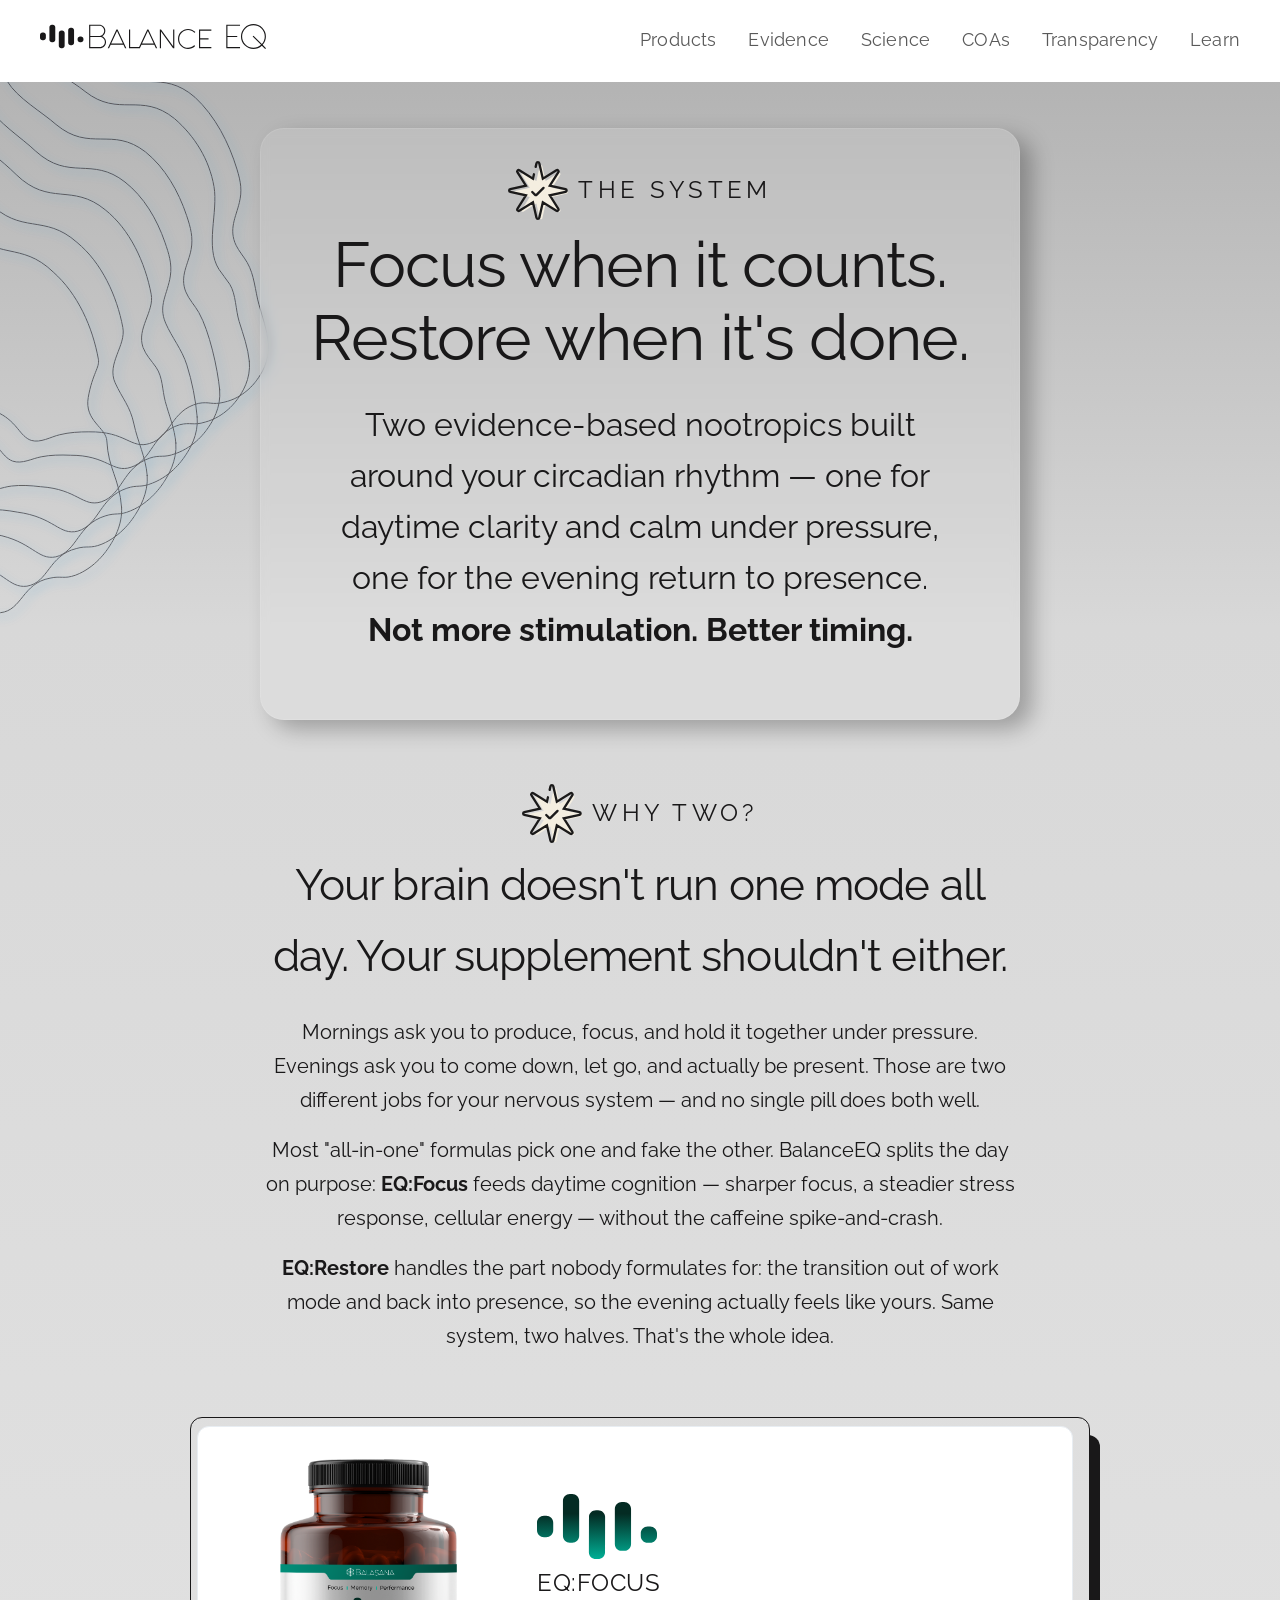
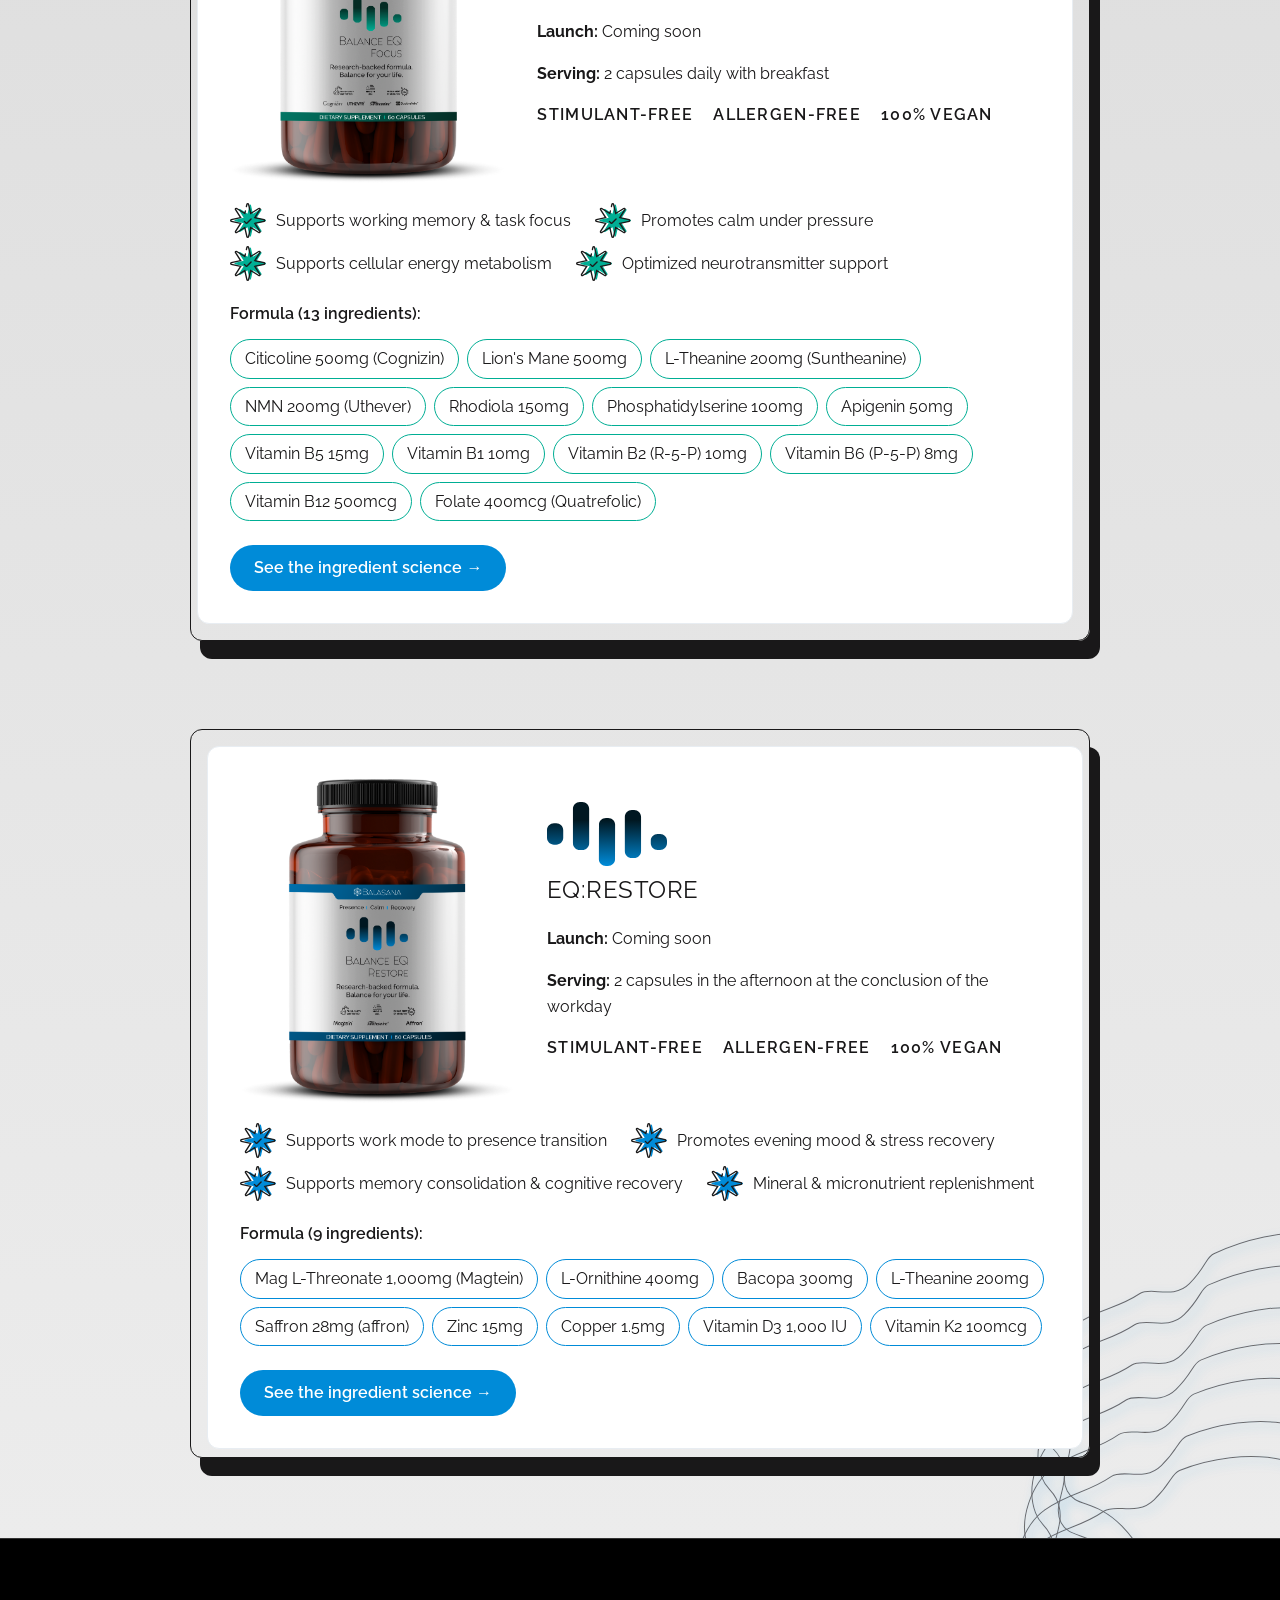
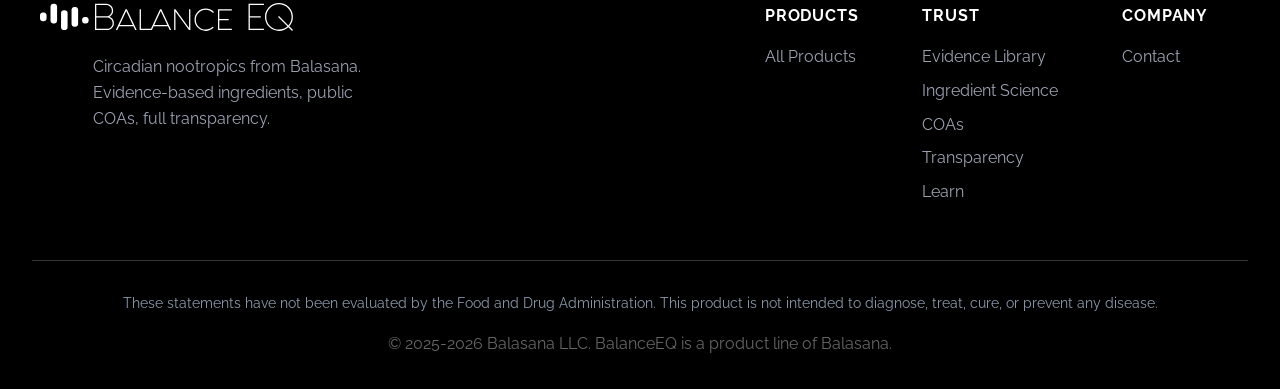
<file: products/index.html>
<!doctype html>
<html lang="en">
  <head>
    <meta charset="UTF-8" />
    <meta
      name="viewport"
      content="width=device-width, initial-scale=1.0"
    />
    <title>Products | BalanceEQ</title>
    <meta
      name="description"
      content="EQ:Focus for daytime clarity, EQ:Restore for evening presence — a two-product circadian nootropic system. Evidence-based ingredients, full transparency."
    />
    <meta
      http-equiv="Cache-Control"
      content="no-cache, no-store, must-revalidate"
    />
    <meta http-equiv="Pragma" content="no-cache" />
    <meta http-equiv="Expires" content="0" />

    <link rel="stylesheet" href="../styles.css" />
    <script
      type="text/javascript"
      async=""
      src="https://static.klaviyo.com/onsite/js/X7Awu7/klaviyo.js"
    ></script>
  </head>
  <body>
    <!-- Navigation -->
    <nav>
      <div class="nav-container">
        <div class="logo">
          <a href="../">
            <img
              src="../assets/EQ-horizontal-light-bg-black.svg"
              alt="BalanceEQ"
            />
          </a>
        </div>
        <div class="mobile-menu-toggle" onclick="toggleMobileMenu()">
          <span></span>
          <span></span>
          <span></span>
        </div>
        <ul class="nav-links" id="navLinks">
          <li>
            <a
              href="../products/"
              class="active-link"
              onclick="closeMobileMenu()"
              >Products</a
            >
          </li>
          <li>
            <a href="../evidence/" onclick="closeMobileMenu()">Evidence</a>
          </li>
          <li>
            <a href="../science/" onclick="closeMobileMenu()">Science</a>
          </li>
          <li>
            <a href="../coa/" onclick="closeMobileMenu()">COAs</a>
          </li>
          <li>
            <a href="../transparency/" onclick="closeMobileMenu()"
              >Transparency</a
            >
          </li>
          <li>
            <a href="../learn/" onclick="closeMobileMenu()">Learn</a>
          </li>
        </ul>
      </div>
    </nav>

    <!-- PRODUCTS PAGE -->
    <div class="page active">
      <div class="inner-pages" style="padding-top: 8rem">
        <div class="section-inner">
          <!-- Hero banner -->
          <div style="text-align: center; margin-bottom: 4rem">
            <div
              class="glass"
              style="
                max-width: 760px;
                margin: 0 auto;
                padding: 2rem 2.25rem;
                border-radius: 24px;
              "
            >
              <p class="hero-products__eyebrow">
                <img
                  src="../assets/cream-offset-checkmark.svg"
                  class="hero-products__eyebrow-icon"
                  alt="offset lemon yellow checkmark"
                />
                The System
              </p>
              <h1 class="hero-products__headline">
                Focus when it counts. Restore when it's done.
              </h1>
              <p
                class="hero-products__subhead"
                style="margin-left: auto; margin-right: auto"
              >
                Two evidence-based nootropics built around your circadian
                rhythm — one for daytime clarity and calm under pressure,
                one for the evening return to presence.
                <strong>Not more stimulation. Better timing.</strong>
              </p>
            </div>
          </div>

          <!-- Lead-in: why two -->
          <div
            style="
              max-width: 760px;
              margin: 0 auto 4rem;
              text-align: center;
            "
          >
            <p class="hero-products__eyebrow">
              <img
                src="../assets/cream-offset-checkmark.svg"
                class="hero-products__eyebrow-icon"
                alt="offset lemon yellow checkmark"
              />
              Why Two?
            </p>
            <h2 style="margin-bottom: 1.5rem">
              Your brain doesn't run one mode all day. Your supplement
              shouldn't either.
            </h2>
            <p class="subtitle" style="margin-bottom: 1rem">
              Mornings ask you to produce, focus, and hold it together
              under pressure. Evenings ask you to come down, let go, and
              actually be present. Those are two different jobs for your
              nervous system — and no single pill does both well.
            </p>
            <p class="subtitle" style="margin-bottom: 1rem">
              Most "all-in-one" formulas pick one and fake the other.
              BalanceEQ splits the day on purpose:
              <strong>EQ:Focus</strong> feeds daytime cognition — sharper
              focus, a steadier stress response, cellular energy — without
              the caffeine spike-and-crash.
            </p>
            <p class="subtitle" style="margin-bottom: 1rem">
              <strong>EQ:Restore</strong>
              handles the part nobody formulates for: the transition out of
              work mode and back into presence, so the evening actually
              feels like yours. Same system, two halves. That's the whole
              idea.
            </p>
          </div>

          <!-- Product cards (horizontal) -->
          <div
            class="product-cards-wrapper"
            style="max-width: 900px; margin: 0 auto"
          >
            <!-- ===== EQ:Focus ===== -->
            <div
              class="offset-outer-wrapper left-offset shadow focus-card"
            >
              <article
                class="launch-card launch-card--focus launch-card--horizontal offset-inner-wrapper"
                id="focus"
              >
                <div class="launch-card__header">
                  <div class="launch-card__bottle">
                    <img
                      src="../assets/focus-bottle.png"
                      alt="EQ:Focus bottle"
                    />
                  </div>
                  <div class="launch-card__facts">
                    <header class="launch-card__brand">
                      <img
                        src="../assets/EQ-glyph-jade-light-bg.svg"
                        class="launch-card__brand-icon"
                        alt="Balance EQ Focus"
                      />
                    </header>
                    <h2 class="launch-card__name">EQ:FOCUS</h2>

                    <p class="launch-card__launch">
                      <strong>Launch:</strong> Coming soon
                    </p>
                    <p class="launch-card__launch">
                      <strong>Serving:</strong> 2 capsules daily with
                      breakfast
                    </p>

                    <ul class="launch-card__tags">
                      <li>STIMULANT-FREE</li>
                      <li>ALLERGEN-FREE</li>
                      <li>100% VEGAN</li>
                    </ul>
                  </div>
                </div>

                <ul class="launch-card__benefits">
                  <li class="launch-card__benefit">
                    <img
                      src="../assets/jade-offset-checkmark.svg"
                      class="launch-card__check"
                      alt=""
                      aria-hidden="true"
                    />
                    <span>Supports working memory & task focus</span>
                  </li>
                  <li class="launch-card__benefit">
                    <img
                      src="../assets/jade-offset-checkmark.svg"
                      class="launch-card__check"
                      alt=""
                      aria-hidden="true"
                    />
                    <span>Promotes calm under pressure</span>
                  </li>
                  <li class="launch-card__benefit">
                    <img
                      src="../assets/jade-offset-checkmark.svg"
                      class="launch-card__check"
                      alt=""
                      aria-hidden="true"
                    />
                    <span>Supports cellular energy metabolism</span>
                  </li>
                  <li class="launch-card__benefit">
                    <img
                      src="../assets/jade-offset-checkmark.svg"
                      class="launch-card__check"
                      alt=""
                      aria-hidden="true"
                    />
                    <span>Optimized neurotransmitter support</span>
                  </li>
                </ul>

                <p class="launch-card__formula-label">
                  Formula (13 ingredients):
                </p>
                <ul class="launch-card__ingredients">
                  <li class="launch-card__ingredient">
                    Citicoline 500mg (Cognizin)
                  </li>
                  <li class="launch-card__ingredient">
                    Lion's Mane 500mg
                  </li>
                  <li class="launch-card__ingredient">
                    L-Theanine 200mg (Suntheanine)
                  </li>
                  <li class="launch-card__ingredient">
                    NMN 200mg (Uthever)
                  </li>
                  <li class="launch-card__ingredient">Rhodiola 150mg</li>
                  <li class="launch-card__ingredient">
                    Phosphatidylserine 100mg
                  </li>
                  <li class="launch-card__ingredient">Apigenin 50mg</li>
                  <li class="launch-card__ingredient">Vitamin B5 15mg</li>
                  <li class="launch-card__ingredient">Vitamin B1 10mg</li>
                  <li class="launch-card__ingredient">
                    Vitamin B2 (R-5-P) 10mg
                  </li>
                  <li class="launch-card__ingredient">
                    Vitamin B6 (P-5-P) 8mg
                  </li>
                  <li class="launch-card__ingredient">
                    Vitamin B12 500mcg
                  </li>
                  <li class="launch-card__ingredient">
                    Folate 400mcg (Quatrefolic)
                  </li>
                </ul>

                <a class="launch-card__cta" href="../science/"
                  >See the ingredient science &rarr;</a
                >
              </article>
            </div>

            <!-- ===== EQ:Restore ===== -->
            <div
              class="offset-outer-wrapper right-offset shadow restore-card"
            >
              <article
                class="launch-card launch-card--restore launch-card--horizontal offset-inner-wrapper"
                id="restore"
              >
                <div class="launch-card__header">
                  <div class="launch-card__bottle">
                    <img
                      src="../assets/restore-bottle.png"
                      alt="EQ:Restore bottle"
                    />
                  </div>
                  <div class="launch-card__facts">
                    <header class="launch-card__brand">
                      <img
                        src="../assets/EQ-glyph-pacific-light-bg.svg"
                        class="launch-card__brand-icon"
                        alt=""
                      />
                    </header>
                    <h2 class="launch-card__name">EQ:RESTORE</h2>

                    <p class="launch-card__launch">
                      <strong>Launch:</strong> Coming soon
                    </p>
                    <p class="launch-card__launch">
                      <strong>Serving:</strong> 2 capsules in the afternoon
                      at the conclusion of the workday
                    </p>

                    <ul class="launch-card__tags">
                      <li>STIMULANT-FREE</li>
                      <li>ALLERGEN-FREE</li>
                      <li>100% VEGAN</li>
                    </ul>
                  </div>
                </div>

                <ul class="launch-card__benefits">
                  <li class="launch-card__benefit">
                    <img
                      src="../assets/pacific-offset-checkmark.svg"
                      class="launch-card__check"
                      alt=""
                      aria-hidden="true"
                    />
                    <span>Supports work mode to presence transition</span>
                  </li>
                  <li class="launch-card__benefit">
                    <img
                      src="../assets/pacific-offset-checkmark.svg"
                      class="launch-card__check"
                      alt=""
                      aria-hidden="true"
                    />
                    <span>Promotes evening mood & stress recovery</span>
                  </li>
                  <li class="launch-card__benefit">
                    <img
                      src="../assets/pacific-offset-checkmark.svg"
                      class="launch-card__check"
                      alt=""
                      aria-hidden="true"
                    />
                    <span
                      >Supports memory consolidation & cognitive
                      recovery</span
                    >
                  </li>
                  <li class="launch-card__benefit">
                    <img
                      src="../assets/pacific-offset-checkmark.svg"
                      class="launch-card__check"
                      alt=""
                      aria-hidden="true"
                    />
                    <span>Mineral & micronutrient replenishment</span>
                  </li>
                </ul>

                <p class="launch-card__formula-label">
                  Formula (9 ingredients):
                </p>
                <ul class="launch-card__ingredients">
                  <li class="launch-card__ingredient">
                    Mag L-Threonate 1,000mg (Magtein)
                  </li>
                  <li class="launch-card__ingredient">
                    L-Ornithine 400mg
                  </li>
                  <li class="launch-card__ingredient">Bacopa 300mg</li>
                  <li class="launch-card__ingredient">L-Theanine 200mg</li>
                  <li class="launch-card__ingredient">
                    Saffron 28mg (affron)
                  </li>
                  <li class="launch-card__ingredient">Zinc 15mg</li>
                  <li class="launch-card__ingredient">Copper 1.5mg</li>
                  <li class="launch-card__ingredient">
                    Vitamin D3 1,000 IU
                  </li>
                  <li class="launch-card__ingredient">
                    Vitamin K2 100mcg
                  </li>
                </ul>

                <a class="launch-card__cta" href="../science/"
                  >See the ingredient science &rarr;</a
                >
              </article>
            </div>
          </div>
        </div>
      </div>
    </div>

    <!-- Footer -->
    <footer>
      <div class="footer-container">
        <div class="footer-section footer-info">
          <a href="../">
            <img
              src="../assets/EQ-horizontal-white.svg"
              alt="BalanceEQ"
              class="footer-logo"
            />
          </a>
          <p class="footer-bio">
            Circadian nootropics from Balasana. Evidence-based ingredients,
            public COAs, full transparency.
          </p>
        </div>

        <div class="footer-links">
          <div class="footer-section">
            <h4>Products</h4>
            <ul>
              <li><a href="../products/">All Products</a></li>
            </ul>
          </div>

          <div class="footer-section">
            <h4>Trust</h4>
            <ul>
              <li><a href="../evidence/">Evidence Library</a></li>
              <li><a href="../science/">Ingredient Science</a></li>
              <li><a href="../coa/">COAs</a></li>
              <li><a href="../transparency/">Transparency</a></li>
              <li><a href="../learn/">Learn</a></li>
            </ul>
          </div>

          <div class="footer-section">
            <h4>Company</h4>
            <ul>
              <li><a href="mailto:hello@balance-eq.com">Contact</a></li>
            </ul>
          </div>
        </div>
      </div>

      <div class="footer-bottom">
        <p style="font-size: 0.85rem; color: #8b9aad; margin-bottom: 1rem">
          These statements have not been evaluated by the Food and Drug
          Administration. This product is not intended to diagnose, treat,
          cure, or prevent any disease.
        </p>
        <p>
          © 2025-2026 Balasana LLC. BalanceEQ is a product line of
          Balasana.
        </p>
      </div>
    </footer>

    <script src="../assets/site.js"></script>
  </body>
</html>
</file>
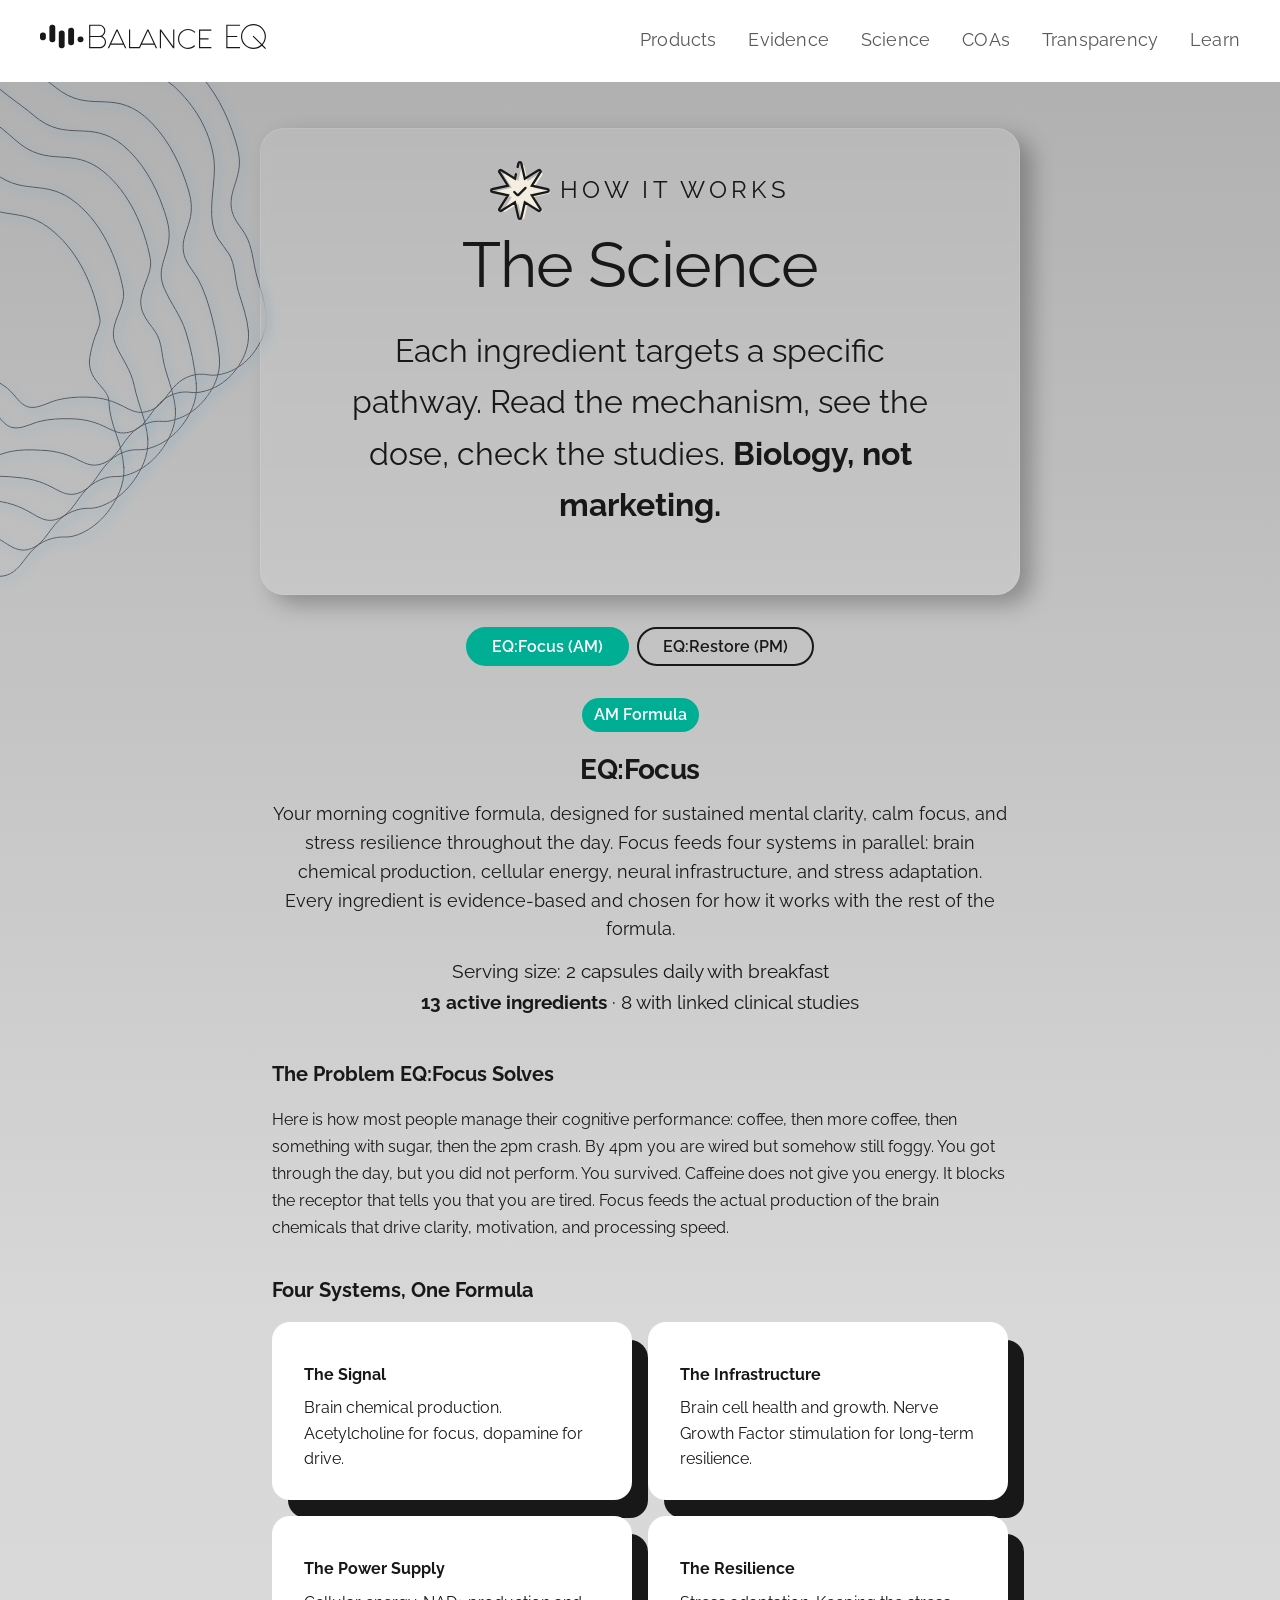
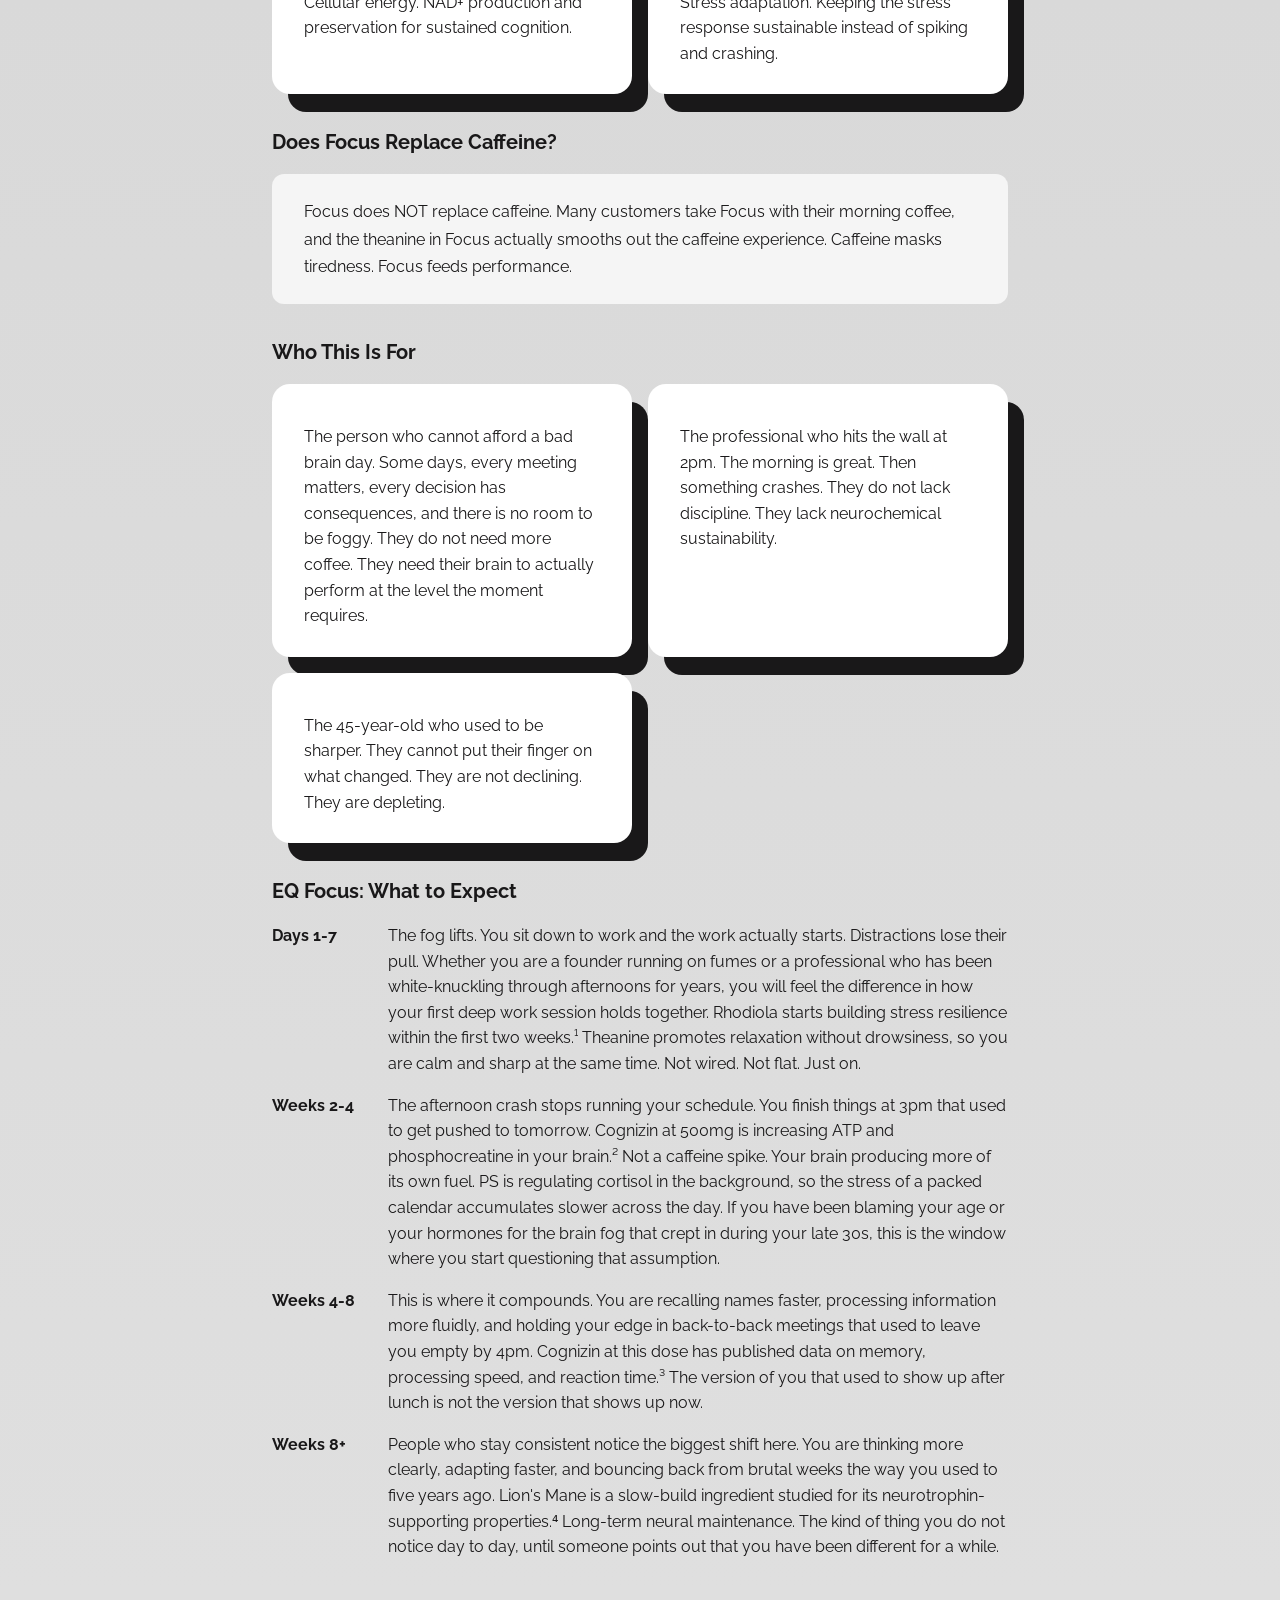
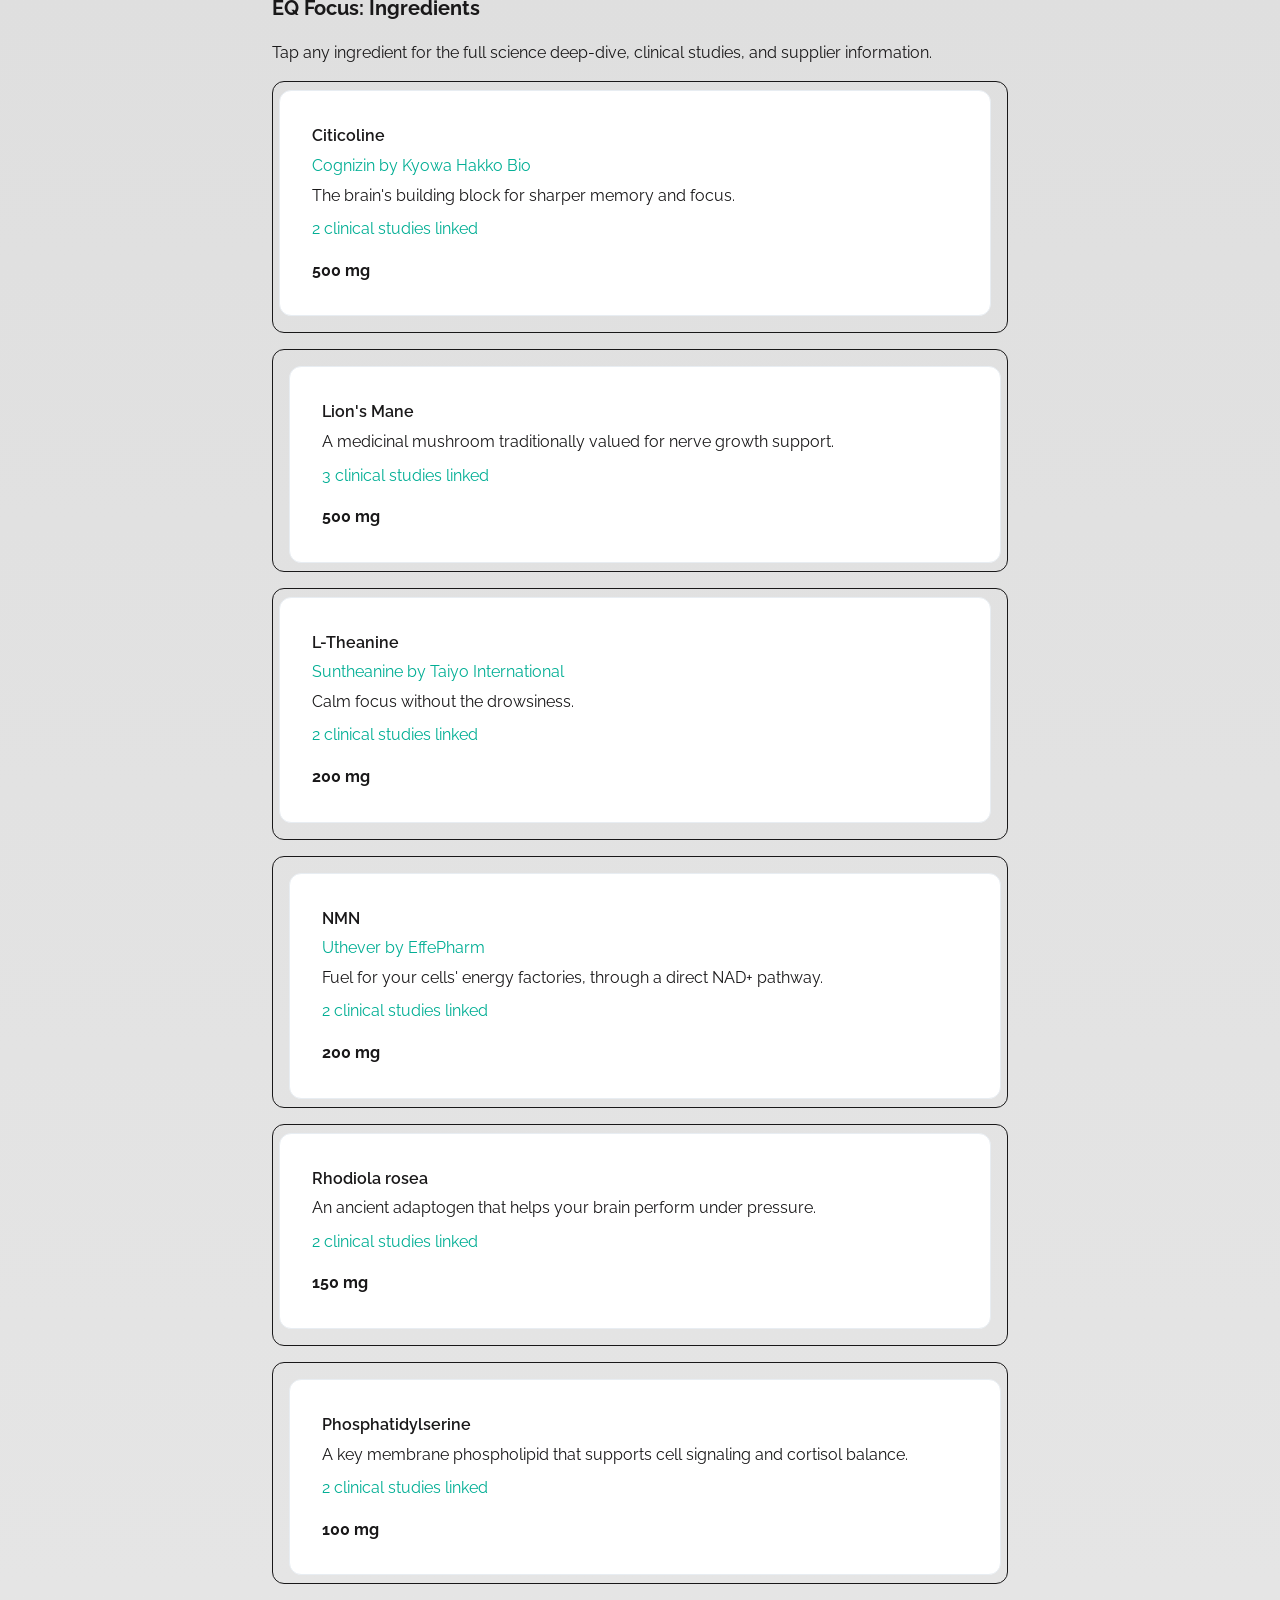
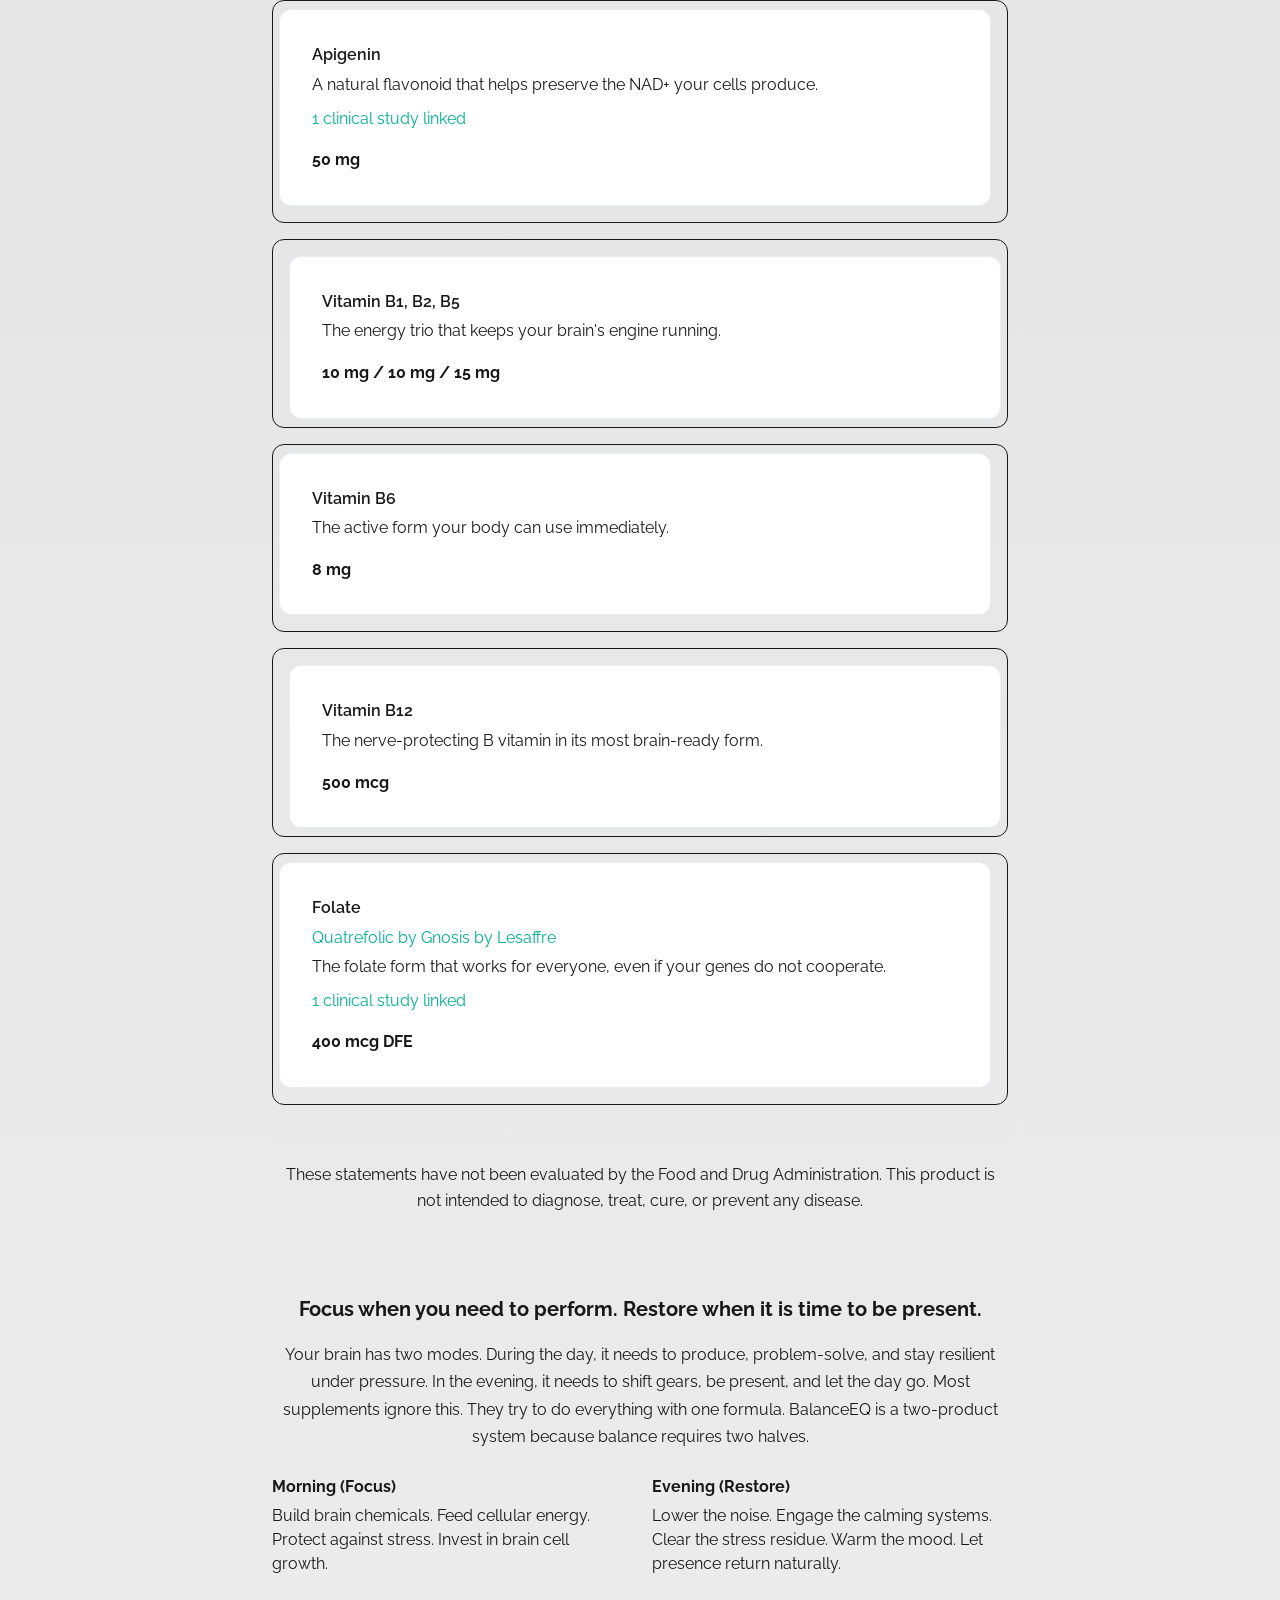
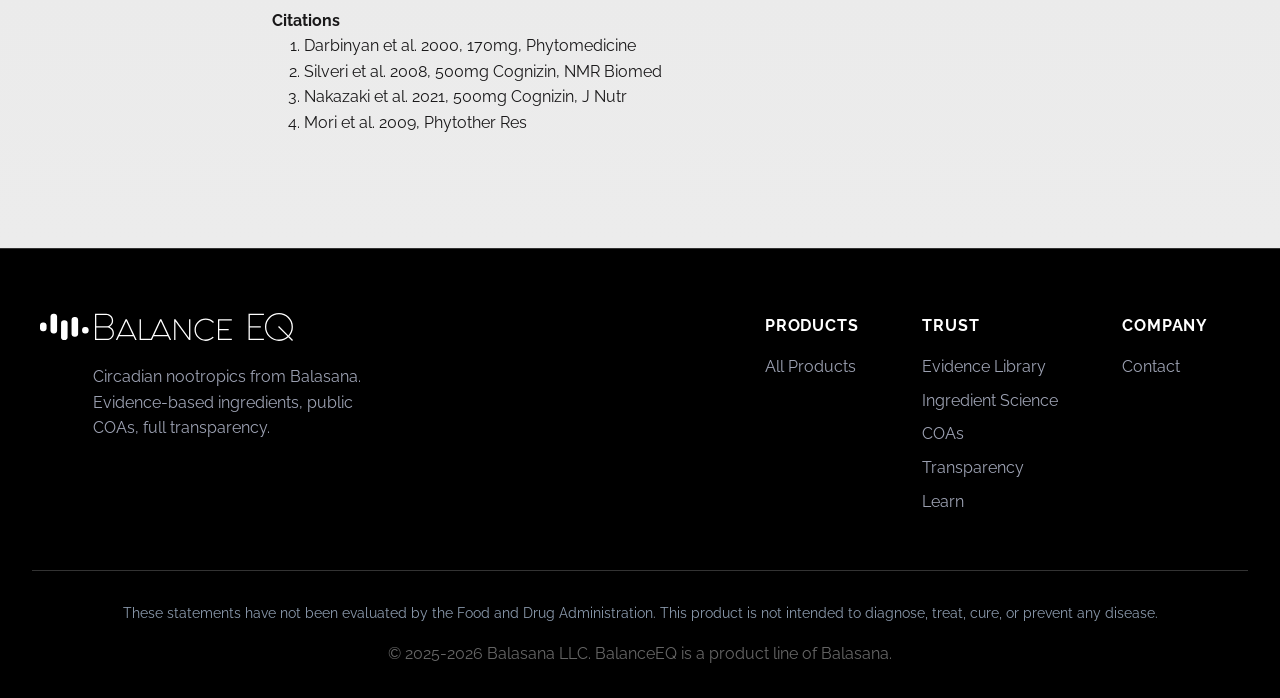
<file: science/index.html>
<!doctype html>
<html lang="en">
  <head>
    <meta charset="UTF-8" />
    <meta
      name="viewport"
      content="width=device-width, initial-scale=1.0"
    />
    <title>The Science | BalanceEQ</title>
    <meta
      name="description"
      content="Each ingredient targets a specific pathway. Read the mechanism, see the dose, check the studies. Biology, not marketing."
    />
    <meta
      http-equiv="Cache-Control"
      content="no-cache, no-store, must-revalidate"
    />
    <meta http-equiv="Pragma" content="no-cache" />
    <meta http-equiv="Expires" content="0" />

    <link rel="stylesheet" href="../styles.css" />
    <script
      type="text/javascript"
      async=""
      src="https://static.klaviyo.com/onsite/js/X7Awu7/klaviyo.js"
    ></script>
  </head>
  <body>
    <!-- Navigation -->
    <nav>
      <div class="nav-container">
        <div class="logo">
          <a href="../">
            <img
              src="../assets/EQ-horizontal-light-bg-black.svg"
              alt="BalanceEQ"
            />
          </a>
        </div>
        <div class="mobile-menu-toggle" onclick="toggleMobileMenu()">
          <span></span>
          <span></span>
          <span></span>
        </div>
        <ul class="nav-links" id="navLinks">
          <li>
            <a href="../products/" onclick="closeMobileMenu()"
              >Products</a
            >
          </li>
          <li>
            <a href="../evidence/" onclick="closeMobileMenu()"
              >Evidence</a
            >
          </li>
          <li>
            <a href="../science/" class="active-link" onclick="closeMobileMenu()"
              >Science</a
            >
          </li>
          <li>
            <a href="../coa/" onclick="closeMobileMenu()"
              >COAs</a
            >
          </li>
          <li>
            <a href="../transparency/" onclick="closeMobileMenu()"
              >Transparency</a
            >
          </li>
          <li>
            <a href="../learn/" onclick="closeMobileMenu()"
              >Learn</a
            >
          </li>
        </ul>
      </div>
    </nav>
    <div id="science" class="page active">
      <div class="inner-pages" style="min-height: 100vh; padding-top: 0">
        <div
          style="
            text-align: center;
            margin-bottom: 2rem;
            padding: 8rem 2rem 0;
          "
        >
          <div
            class="glass"
            style="
              max-width: 760px;
              margin: 0 auto;
              padding: 2rem 2.25rem;
              border-radius: 24px;
            "
          >
          <p class="hero-products__eyebrow">
            <img
              src="../assets/cream-offset-checkmark.svg"
              class="hero-products__eyebrow-icon"
              alt="offset lemon yellow checkmark"
            />
            How It Works
          </p>
          <h1 class="hero-products__headline">The Science</h1>
          <p
            class="hero-products__subhead"
            style="margin-left: auto; margin-right: auto"
          >
            Each ingredient targets a specific pathway. Read the mechanism,
            see the dose, check the studies.
            <strong>Biology, not marketing.</strong>
          </p>
          </div>
        </div>

        <div class="science-container">
          <!-- Toggle buttons -->
          <div class="science-toggle">
            <button
              class="science-toggle__btn science-toggle__btn--active-focus"
              onclick="scienceToggle('focus')"
              id="science-btn-focus"
            >
              EQ:Focus (AM)
            </button>
            <button
              class="science-toggle__btn"
              onclick="scienceToggle('restore')"
              id="science-btn-restore"
            >
              EQ:Restore (PM)
            </button>
          </div>

          <!-- Focus overview (populated by JS) -->
          <div
            id="science-overview-focus"
            class="science-product active"
          ></div>

          <!-- Restore overview (populated by JS) -->
          <div id="science-overview-restore" class="science-product"></div>

          <!-- Ingredient detail (single template, populated on click) -->
          <div id="science-detail" class="science-product"></div>
        </div>
      </div>
    </div>

    <!-- Footer -->
    <footer>
      <div class="footer-container">
        <div class="footer-section footer-info">
          <a href="../">
            <img
              src="../assets/EQ-horizontal-white.svg"
              alt="BalanceEQ"
              class="footer-logo"
            />
          </a>
          <p class="footer-bio">
            Circadian nootropics from Balasana. Evidence-based ingredients,
            public COAs, full transparency.
          </p>
        </div>

        <div class="footer-links">
          <div class="footer-section">
            <h4>Products</h4>
            <ul>
              <li><a href="../products/">All Products</a></li>
            </ul>
          </div>

          <div class="footer-section">
            <h4>Trust</h4>
            <ul>
              <li><a href="../evidence/">Evidence Library</a></li>
              <li><a href="../science/">Ingredient Science</a></li>
              <li><a href="../coa/">COAs</a></li>
              <li><a href="../transparency/">Transparency</a></li>
              <li><a href="../learn/">Learn</a></li>
            </ul>
          </div>

          <div class="footer-section">
            <h4>Company</h4>
            <ul>
              <li><a href="mailto:hello@balance-eq.com">Contact</a></li>
            </ul>
          </div>
        </div>
      </div>

      <div class="footer-bottom">
        <p style="font-size: 0.85rem; color: #8b9aad; margin-bottom: 1rem">
          These statements have not been evaluated by the Food and Drug
          Administration. This product is not intended to diagnose, treat,
          cure, or prevent any disease.
        </p>
        <p>
          © 2025-2026 Balasana LLC. BalanceEQ is a product line of
          Balasana.
        </p>
      </div>
    </footer>
    <script src="../assets/site.js"></script>
  </body>
</html>
</file>
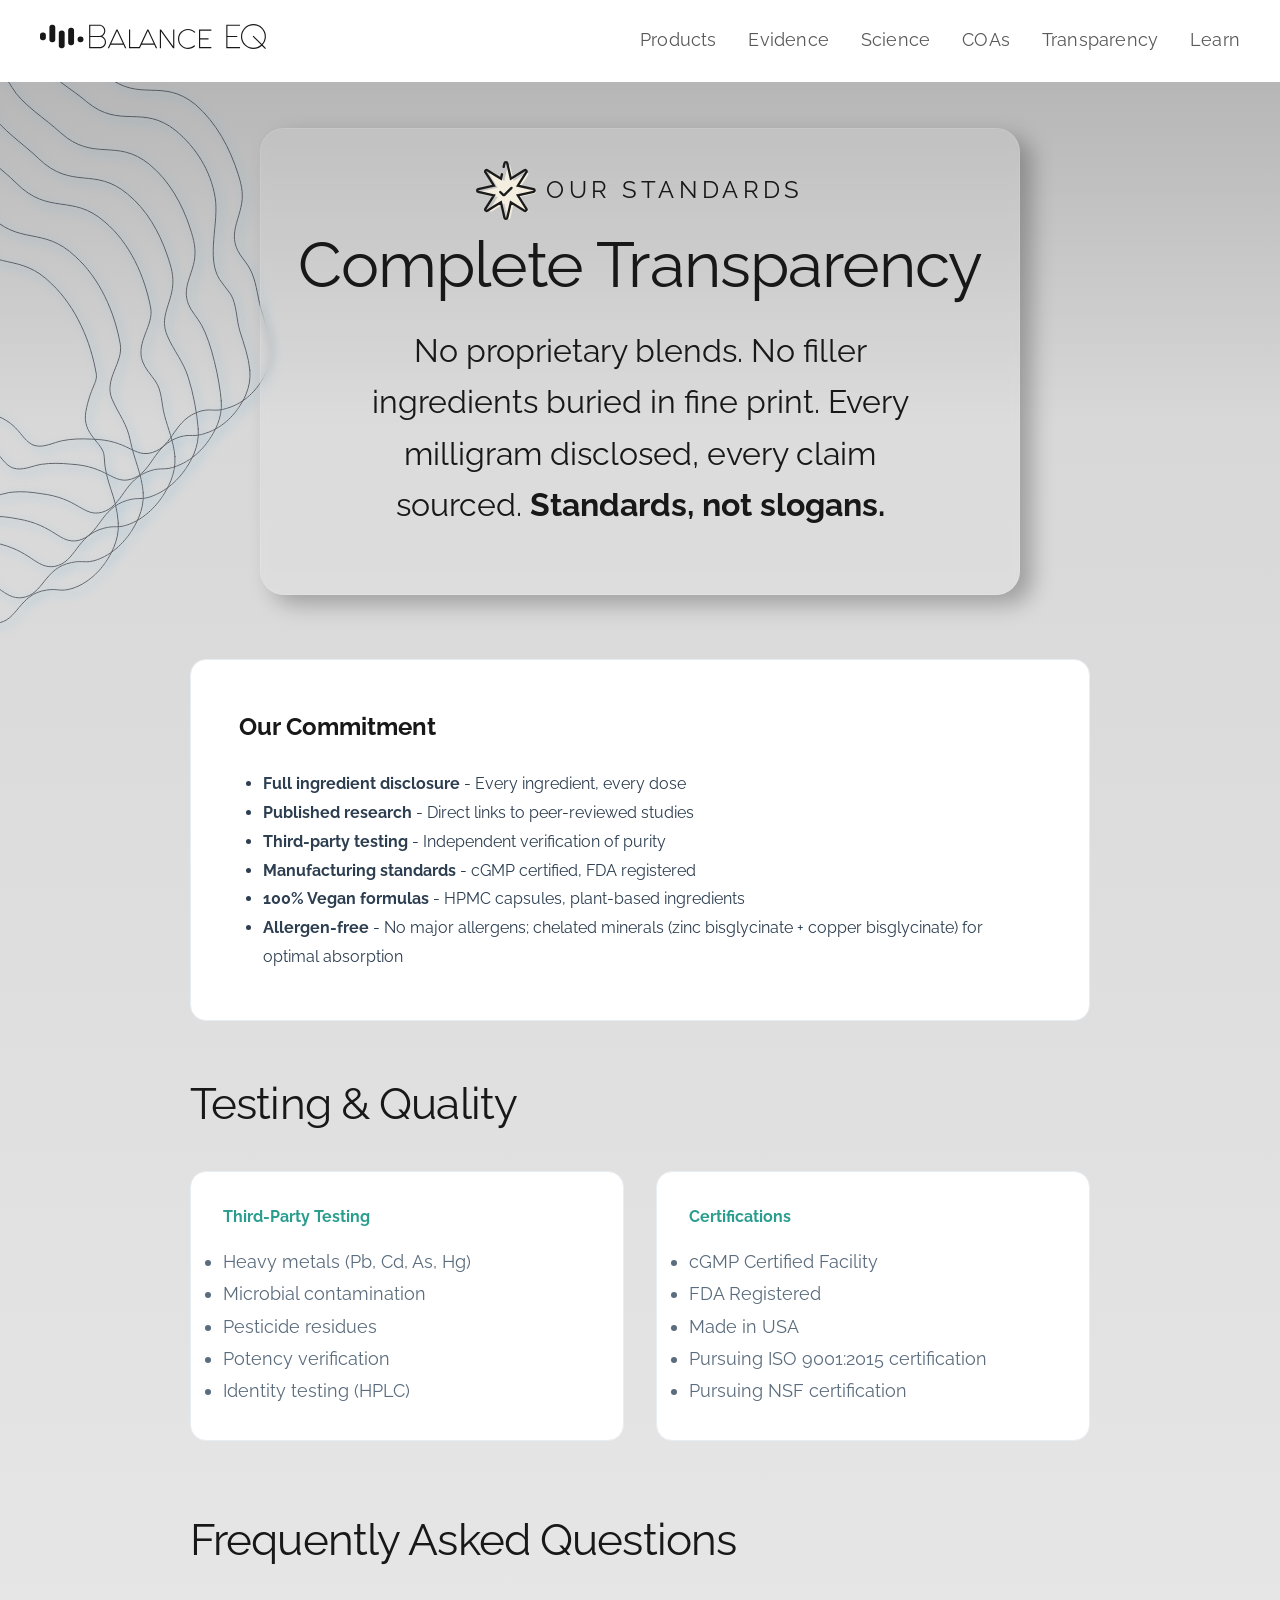
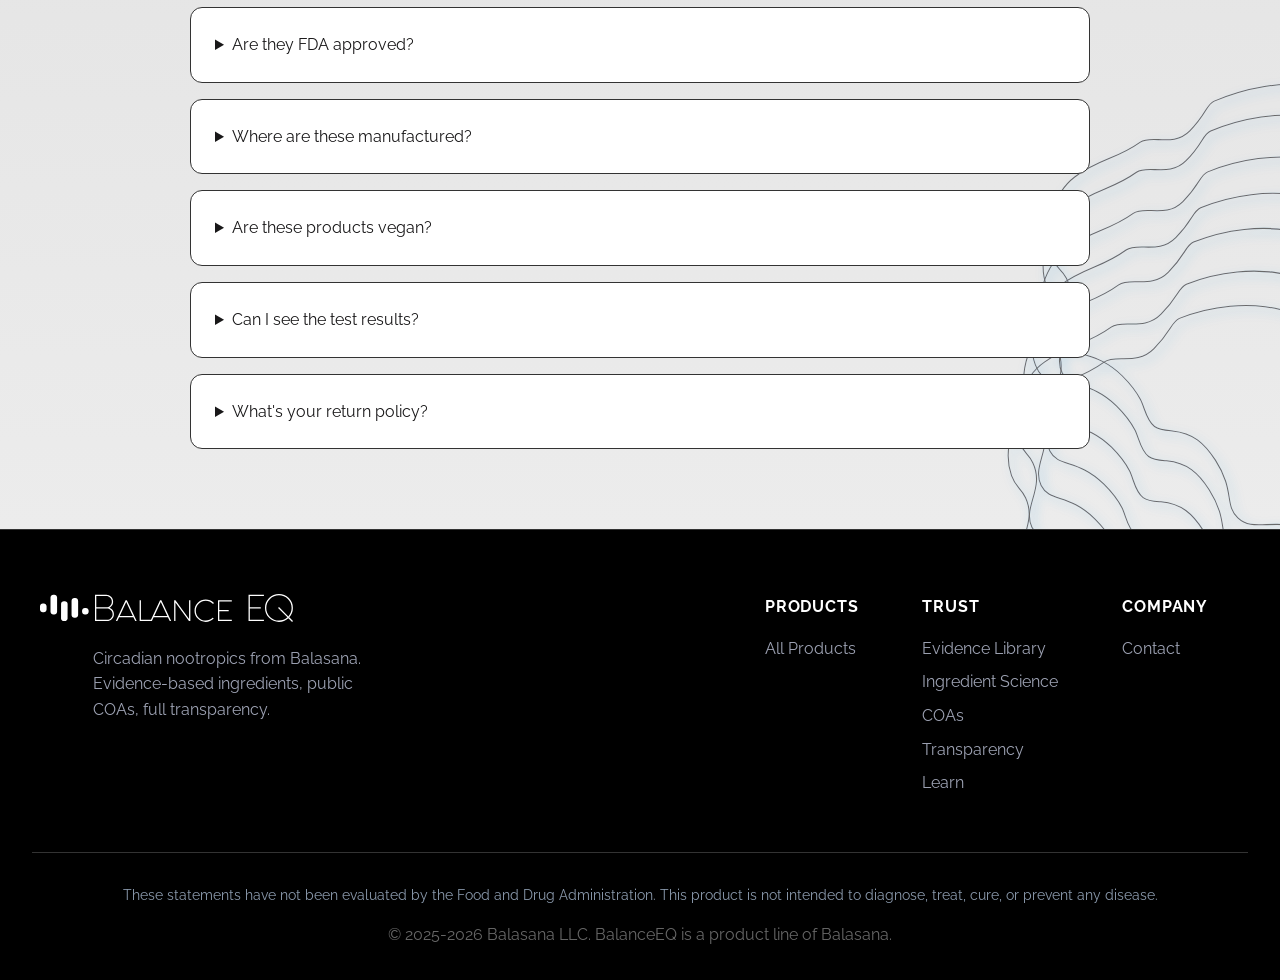
<file: transparency/index.html>
<!doctype html>
<html lang="en">
  <head>
    <meta charset="UTF-8" />
    <meta
      name="viewport"
      content="width=device-width, initial-scale=1.0"
    />
    <title>Transparency | BalanceEQ</title>
    <meta
      name="description"
      content="No proprietary blends, no filler. Full ingredient disclosure, public COAs, and the people behind BalanceEQ."
    />
    <meta
      http-equiv="Cache-Control"
      content="no-cache, no-store, must-revalidate"
    />
    <meta http-equiv="Pragma" content="no-cache" />
    <meta http-equiv="Expires" content="0" />

    <link rel="stylesheet" href="../styles.css" />
    <script
      type="text/javascript"
      async=""
      src="https://static.klaviyo.com/onsite/js/X7Awu7/klaviyo.js"
    ></script>
  </head>
  <body>
    <!-- Navigation -->
    <nav>
      <div class="nav-container">
        <div class="logo">
          <a href="../">
            <img
              src="../assets/EQ-horizontal-light-bg-black.svg"
              alt="BalanceEQ"
            />
          </a>
        </div>
        <div class="mobile-menu-toggle" onclick="toggleMobileMenu()">
          <span></span>
          <span></span>
          <span></span>
        </div>
        <ul class="nav-links" id="navLinks">
          <li>
            <a href="../products/" onclick="closeMobileMenu()"
              >Products</a
            >
          </li>
          <li>
            <a href="../evidence/" onclick="closeMobileMenu()"
              >Evidence</a
            >
          </li>
          <li>
            <a href="../science/" onclick="closeMobileMenu()"
              >Science</a
            >
          </li>
          <li>
            <a href="../coa/" onclick="closeMobileMenu()"
              >COAs</a
            >
          </li>
          <li>
            <a href="../transparency/" class="active-link" onclick="closeMobileMenu()"
              >Transparency</a
            >
          </li>
          <li>
            <a href="../learn/" onclick="closeMobileMenu()"
              >Learn</a
            >
          </li>
        </ul>
      </div>
    </nav>
    <div id="transparency" class="page active">
      <div class="inner-pages" style="padding-top: 8rem">
        <div class="section-inner">
          <div style="text-align: center; margin-bottom: 4rem">
            <div
              class="glass"
              style="
                max-width: 760px;
                margin: 0 auto;
                padding: 2rem 2.25rem;
                border-radius: 24px;
              "
            >
            <p class="hero-products__eyebrow">
              <img
                src="../assets/cream-offset-checkmark.svg"
                class="hero-products__eyebrow-icon"
                alt="offset lemon yellow checkmark"
              />
              Our Standards
            </p>
            <h1 class="hero-products__headline">Complete Transparency</h1>
            <p
              class="hero-products__subhead"
              style="margin-left: auto; margin-right: auto"
            >
              No proprietary blends. No filler ingredients buried in fine
              print. Every milligram disclosed, every claim sourced.
              <strong>Standards, not slogans.</strong>
            </p>
            </div>
          </div>

          <div style="max-width: 900px; margin: 0 auto">
            <div
              style="
                background: white;
                border: 1px solid #e8edf2;
                border-radius: 16px;
                padding: 3rem;
                margin-bottom: 3rem;
              "
            >
              <h3 style="margin-bottom: 1.5rem">Our Commitment</h3>
              <ul
                style="
                  color: #2c3e50;
                  line-height: 1.8;
                  padding-left: 1.5rem;
                "
              >
                <li>
                  <strong>Full ingredient disclosure</strong> - Every
                  ingredient, every dose
                </li>
                <li>
                  <strong>Published research</strong> - Direct links to
                  peer-reviewed studies
                </li>
                <li>
                  <strong>Third-party testing</strong> - Independent
                  verification of purity
                </li>
                <li>
                  <strong>Manufacturing standards</strong> - cGMP
                  certified, FDA registered
                </li>
                <li>
                  <strong>100% Vegan formulas</strong> - HPMC capsules,
                  plant-based ingredients
                </li>
                <li>
                  <strong>Allergen-free</strong> - No major allergens;
                  chelated minerals (zinc bisglycinate + copper
                  bisglycinate) for optimal absorption
                </li>
              </ul>
            </div>

            <!-- Testing Standards -->
            <h2 style="margin-bottom: 2rem">Testing & Quality</h2>

            <div class="product-grid">
              <div
                style="
                  background: white;
                  border: 1px solid #e8edf2;
                  border-radius: 16px;
                  padding: 2rem;
                "
              >
                <h4 style="color: #2a9d8f; margin-bottom: 1rem">
                  Third-Party Testing
                </h4>
                <ul
                  style="
                    color: #5a6c7d;
                    font-size: 1.125rem;
                    line-height: 1.8;
                  "
                >
                  <li>Heavy metals (Pb, Cd, As, Hg)</li>
                  <li>Microbial contamination</li>
                  <li>Pesticide residues</li>
                  <li>Potency verification</li>
                  <li>Identity testing (HPLC)</li>
                </ul>
              </div>

              <div
                style="
                  background: white;
                  border: 1px solid #e8edf2;
                  border-radius: 16px;
                  padding: 2rem;
                "
              >
                <h4 style="color: #2a9d8f; margin-bottom: 1rem">
                  Certifications
                </h4>
                <ul
                  style="
                    color: #5a6c7d;
                    font-size: 1.125rem;
                    line-height: 1.8;
                  "
                >
                  <li>cGMP Certified Facility</li>
                  <li>FDA Registered</li>
                  <li>Made in USA</li>
                  <li>Pursuing ISO 9001:2015 certification</li>
                  <li>Pursuing NSF certification</li>
                </ul>
              </div>
            </div>

            <!-- FAQs -->
            <h2 style="margin-top: 4rem; margin-bottom: 2rem">
              Frequently Asked Questions
            </h2>
            <div style="display: flex; flex-direction: column; gap: 1rem">
              <details>
                <summary>Are they FDA approved?</summary>
                <p style="margin-top: 1rem; color: #5a6c7d">
                  Dietary supplements are not FDA approved. We manufacture
                  in FDA-registered, cGMP-certified facilities following
                  all regulatory guidelines.
                </p>
              </details>

              <details>
                <summary>Where are these manufactured?</summary>
                <p style="margin-top: 1rem; color: #5a6c7d">
                  All BalanceEQ products are manufactured in the United
                  States in FDA-registered, cGMP-certified facilities.
                </p>
              </details>

              <details>
                <summary>Are these products vegan?</summary>
                <p style="margin-top: 1rem; color: #5a6c7d">
                  Yes! Both EQ:Focus and EQ:Restore are 100% vegan. We use
                  HPMC (plant-based) capsules and all ingredients are
                  derived from non-animal sources.
                </p>
              </details>

              <details>
                <summary>Can I see the test results?</summary>
                <p style="margin-top: 1rem; color: #5a6c7d">
                  Yes. Every batch has a Certificate of Analysis available
                  via our batch lookup system. Coming soon.
                </p>
              </details>

              <details>
                <summary>What's your return policy?</summary>
                <p style="margin-top: 1rem; color: #5a6c7d">
                  60-day money-back guarantee. Try for 30 days minimum. Not
                  satisfied? Full refund, no questions asked.
                </p>
              </details>
            </div>
          </div>
        </div>
      </div>
    </div>

    <!-- Footer -->
    <footer>
      <div class="footer-container">
        <div class="footer-section footer-info">
          <a href="../">
            <img
              src="../assets/EQ-horizontal-white.svg"
              alt="BalanceEQ"
              class="footer-logo"
            />
          </a>
          <p class="footer-bio">
            Circadian nootropics from Balasana. Evidence-based ingredients,
            public COAs, full transparency.
          </p>
        </div>

        <div class="footer-links">
          <div class="footer-section">
            <h4>Products</h4>
            <ul>
              <li><a href="../products/">All Products</a></li>
            </ul>
          </div>

          <div class="footer-section">
            <h4>Trust</h4>
            <ul>
              <li><a href="../evidence/">Evidence Library</a></li>
              <li><a href="../science/">Ingredient Science</a></li>
              <li><a href="../coa/">COAs</a></li>
              <li><a href="../transparency/">Transparency</a></li>
              <li><a href="../learn/">Learn</a></li>
            </ul>
          </div>

          <div class="footer-section">
            <h4>Company</h4>
            <ul>
              <li><a href="mailto:hello@balance-eq.com">Contact</a></li>
            </ul>
          </div>
        </div>
      </div>

      <div class="footer-bottom">
        <p style="font-size: 0.85rem; color: #8b9aad; margin-bottom: 1rem">
          These statements have not been evaluated by the Food and Drug
          Administration. This product is not intended to diagnose, treat,
          cure, or prevent any disease.
        </p>
        <p>
          © 2025-2026 Balasana LLC. BalanceEQ is a product line of
          Balasana.
        </p>
      </div>
    </footer>
    <script src="../assets/site.js"></script>
  </body>
</html>
</file>
<file: styles.css>
/* =============================================================================
   BalanceEQ Stylesheet
   -----------------------------------------------------------------------------
   Structure:
     1. CSS Custom Properties (variables)
     2. Site Styles            — main pages (Home, Products, Evidence, COAs,
                                 Transparency, Learn, Science etc.)
   ============================================================================= */

/* =============================================================================
   1. CSS Custom Properties
   ============================================================================= */

@font-face {
  font-family: "Raleway";
  font-style: normal;
  font-weight: 400;
  font-display: swap;
  src: url("assets/fonts/raleway-400.woff2") format("woff2");
}

@font-face {
  font-family: "Raleway";
  font-style: normal;
  font-weight: 600;
  font-display: swap;
  src: url("assets/fonts/raleway-600.woff2") format("woff2");
}

@font-face {
  font-family: "Raleway";
  font-style: normal;
  font-weight: 700;
  font-display: swap;
  src: url("assets/fonts/raleway-700.woff2") format("woff2");
}

@font-face {
  font-family: "Raleway";
  font-style: normal;
  font-weight: 900;
  font-display: swap;
  src: url("assets/fonts/raleway-900.woff2") format("woff2");
}

:root {
  /* Primary colors */
  --jade: #00ae94;
  --pacific: #008bd8;
  --raven: #191819;

  /* Secondary colors */
  --persian-green: #89e0d1;
  --light-sky-blue: #7fcae5;

  /* Grayscale */
  --white: #ffffff;
  --space: #9da2b3;
  --pure-black: #000000;

  /* ----- Backgrounds ----- */
  --beq-bg-light: #f5f5f5;
  --beq-border: #333333;

  /* ----- Typography ----- */
  --font-primary:
    "Raleway", -apple-system, BlinkMacSystemFont, "Segoe UI", sans-serif;
}

/* =============================================================================
   2. Site Styles
   -----------------------------------------------------------------------------
   Originally inline in index.html <style> block. These styles cover the main
   site: nav, hero, sections, product cards, footer, modal, etc.
   ============================================================================= */

* {
  margin: 0;
  padding: 0;
  box-sizing: border-box;
}

body {
  font-family: var(--font-primary);
  background: var(--pure-black);
  color: var(--raven);
  line-height: 1.6;
  overflow-x: hidden;
}

/* Navigation */
nav {
  position: fixed;
  top: 0;
  width: 100%;
  background: var(--white);
  z-index: 2;
  padding: 1.5rem 2rem;
  border-bottom: 1px solid rgba(255, 255, 255, 0.06);
}

.nav-container {
  max-width: 1200px;
  margin: 0 auto;
  display: flex;
  justify-content: space-between;
  align-items: center;
}

.logo {
  cursor: pointer;
  display: flex;
  align-items: center;
}

.logo img {
  height: 25px;
  width: auto;
}

.nav-links {
  gap: 2rem;
  list-style: none;
  display: flex;
  position: static;
  flex-direction: row;
  padding: 0;
  border-bottom: none;
  background: transparent;
}

.nav-links.active {
  display: flex;
}

.mobile-menu-toggle {
  display: none;
  flex-direction: column;
  justify-content: center;
  align-items: center;
  gap: 5px;
  cursor: pointer;
  padding: 8px;
  background: transparent;
  border: none;
  width: 44px;
  height: 44px;
}

.mobile-menu-toggle span {
  display: block;
  width: 28px;
  height: 2px;
  background: var(--raven);
  transition:
    transform 0.35s ease,
    opacity 0.2s ease;
  transform-origin: center;
}

/* Morph to X when menu is open */
.mobile-menu-toggle.is-open span:nth-child(1) {
  transform: translateY(7px) rotate(45deg);
}
.mobile-menu-toggle.is-open span:nth-child(2) {
  opacity: 0;
}
.mobile-menu-toggle.is-open span:nth-child(3) {
  transform: translateY(-7px) rotate(-45deg);
}

.nav-links a {
  color: #595959;
  text-decoration: none;
  transition: color 0.3s;
  cursor: pointer;
  font-size: 1.125rem;
  font-weight: 500;
  letter-spacing: 0.01em;
}

.nav-links a:hover {
  color: var(--jade);
}

/* Hero form */

.glass {
  background: rgba(255, 255, 255, 0.1);
  backdrop-filter: blur(4px);
  border: 1px solid rgba(255, 255, 255, 0.1);
  box-shadow: 12px 9px 22px rgba(0, 0, 0, 0.273);
}

/* Opaque white card with brutalist hard-offset shadow. */
.brick {
  background: #ffffff;
  border-radius: 18px;
  padding: 2.5rem 2rem 1.75rem;
  box-shadow: 16px 18px 0 var(--raven);
}

.form-wrapper {
  border-radius: 51px;
  flex-basis: 40%;

  & .klaviyo-form {
    border-top: 1px solid #ddd;
    border-radius: 50px;

    & form {
      padding-top: 2rem !important;

      & .klaviyo-textinput:first-of-type {
        margin-top: 2rem;
      }
    }
  }
}

/* Page sections */
.page {
  display: none;
  min-height: 100vh;
  position: relative; /* anchor for the pseudo-elements */
  overflow: clip; /* clip the off-canvas glyphs without becoming a scroll container (keeps #anchor jumps working) */
  isolation: isolate; /* keep stacking context contained */
  background: linear-gradient(
    180deg,
    #aeaeae 0%,
    #d8d8d8 20%,
    #ececec 100%
  );
}

/* Decorative side glyphs — applied to every page automatically */
.page::before,
.page::after {
  content: "";
  position: absolute;
  width: 756px;
  height: 756px; /* pseudo-elements need explicit size */
  background-repeat: no-repeat;
  background-size: contain;
  pointer-events: none;
  opacity: 0.6;
  z-index: 0;
}

.page::before {
  background-image: url("assets/vector-left.svg");
  left: -477px;
  top: -1%;
}

.page::after {
  background-image: url("assets/vector-right.svg");
  right: -477px;
  bottom: -14%;
}

/* Make sure page content sits above the decorative layer */
.page > * {
  position: relative;
  z-index: 1;
}

.page.active {
  display: block;
}

/* Page inner content wrapper */
.page-content {
  max-width: 1200px;
  margin: 0 auto;
  padding: 0 2rem;
}

/* Section alternating backgrounds */
.inner-pages {
  color: var(--raven);
  padding: 5rem 2rem;
}

.section-inner {
  max-width: 1200px;
  margin: 0 auto;
}

/* Wave divider between sections */
.wave-divider {
  height: 60px;
  position: relative;
  overflow: hidden;
}
.wave-divider--dark-to-light {
  background: var(--beq-bg-light);
}
.wave-divider--light-to-dark {
  background: var(--pure-black);
}
.wave-divider svg {
  position: absolute;
  top: 0;
  left: 0;
  width: 100%;
  height: 100%;
}

/* Hero */
.hero {
  text-align: center;
  padding: 10rem 2rem 5rem;
  background: var(--pure-black);
  position: relative;
}

.hero-logo {
  margin-bottom: 2rem;
}
.hero-logo img {
  height: 48px;
  width: auto;
}

h1 {
  font-size: clamp(2.5rem, 8vw, 4rem);
  font-weight: 400;
  margin-bottom: 1.5rem;
  letter-spacing: -0.03em;
  line-height: 1.1;
}

.subtitle {
  font-size: clamp(1.05rem, 2.5vw, 1.25rem);
  color: var(--raven);
  margin-bottom: 2.5rem;
  font-weight: 400;
  line-height: 1.7;
}

h2 {
  font-size: clamp(1.75rem, 4vw, 2.75rem);
  font-weight: 400;
  margin-bottom: 1.5rem;
  letter-spacing: -0.02em;
}

h3 {
  font-size: 1.5rem;
  margin-bottom: 1rem;
}

h1,
h2,
h3,
p {
  color: var(--raven);
}

/* Proof Points / Scrolling Banner */
.proof-banner {
  color: var(--jade);
  padding: 0.85rem 2rem;
  text-align: center;
  margin-top: 0;
  border-bottom: 1px solid var(--beq-border);
  position: fixed;
  top: 58px;
  width: 100%;
  z-index: 1;
  overflow: hidden;
}

.proof-banner p {
  font-size: 1rem;
  font-weight: 600;
  letter-spacing: 0.08em;
  text-transform: uppercase;
}

/* System Overview */
.system-overview {
  display: grid;
  grid-template-columns: repeat(auto-fit, minmax(300px, 1fr));
  gap: 2rem;
  margin: 3rem 0;
}

/* Product logo in cards */
.product-logo {
  display: block;
  height: 44px;
  width: auto;
  margin: 0 auto 1.5rem;
}

/* Product Grid */
.product-section {
  margin-bottom: 4rem;
}

.phase-header {
  text-align: center;
  margin-bottom: 3rem;
}

.phase-badge {
  display: inline-block;
  background: rgba(0, 174, 148, 0.1);
  color: var(--jade);
  padding: 0.5rem 1.5rem;
  border-radius: 24px;
  font-size: 1rem;
  font-weight: 600;
  margin-bottom: 1.5rem;
  letter-spacing: 0.08em;
  text-transform: uppercase;
  border: 1px solid rgba(0, 174, 148, 0.2);
}

.product-grid {
  display: grid;
  grid-template-columns: repeat(auto-fit, minmax(300px, 1fr));
  gap: 2rem;
  margin-top: 2rem;
}

.product-launch {
  font-size: 1.125rem;
  color: var(--jade);
  font-weight: 600;
  margin-bottom: 1.5rem;
  text-align: center;
  letter-spacing: 0.03em;
}

.product-badges {
  display: flex;
  gap: 0.5rem;
  justify-content: center;
  margin-bottom: 1rem;
  flex-wrap: wrap;
}

.badge {
  font-size: 1rem;
  background: rgba(0, 174, 148, 0.1);
  color: var(--jade);
  padding: 0.3rem 0.7rem;
  border-radius: 12px;
  font-weight: 600;
  letter-spacing: 0.05em;
  border: 1px solid rgba(0, 174, 148, 0.15);
}

.product-ingredients {
  background: rgba(255, 255, 255, 0.04);
  padding: 1rem;
  border-radius: 12px;
  margin-bottom: 1.5rem;
  border: 1px solid rgba(255, 255, 255, 0.06);
}

.product-ingredients h4 {
  font-size: 1rem;
  color: var(--space);
  margin-bottom: 0.75rem;
  text-transform: uppercase;
  letter-spacing: 0.08em;
  font-weight: 600;
}

.ingredient-tags {
  display: flex;
  flex-wrap: wrap;
  gap: 0.5rem;
}

.ingredient-tag {
  font-size: 1rem;
  background: rgba(0, 174, 148, 0.08);
  border: 1px solid rgba(0, 174, 148, 0.2);
  color: var(--jade);
  padding: 0.35rem 0.85rem;
  border-radius: 20px;
  cursor: pointer;
  transition: all 0.2s;
  font-weight: 500;
}

.ingredient-tag:hover {
  background: rgba(0, 174, 148, 0.18);
  border-color: var(--jade);
}

.subscribe-btn {
  width: 100%;
  padding: 1rem;
  background: var(--jade);
  color: white;
  border: none;
  border-radius: 24px;
  font-size: 1rem;
  font-weight: 600;
  cursor: pointer;
  transition: all 0.3s;
  font-family: var(--font-primary);
  letter-spacing: 0.01em;
}

.subscribe-btn:hover {
  background: var(--persian-green);
  transform: translateY(-2px);
  box-shadow: 0 8px 24px rgba(0, 174, 148, 0.25);
}

/* Evidence Cards */
.evidence-card {
  border-radius: 16px;
  padding: 2rem;
  margin-bottom: 2rem;
}

/* Evidence card — dose and research inner blocks.
   Classes added by migration from inline styles (was class-less divs). */
.evidence-card__dose {
  padding: 1rem;
  border-radius: 8px;
  margin: 1rem 0;
}

.evidence-card__dose p:first-child {
  font-weight: 500;
  margin-bottom: 0.5rem;
}

.evidence-card__research {
  padding: 1rem;
  border-radius: 8px;
  border: solid 2px #d8d8d8;
}

.evidence-card__research > p {
  color: #2c3e50;
  font-weight: 500;
  margin-bottom: 0.75rem;
}

.evidence-card__research ul {
  color: #5a6c7d;
  font-size: 1.125rem;
  line-height: 1.8;
  padding-left: 1.25rem;
}

.evidence-card__research a {
  color: var(--pacific);
  font-weight: 600;
}

.evidence-card.hidden {
  display: none;
}

/* Buttons — shared base */
.btn-primary,
.btn-secondary,
.btn-focus,
.btn-restore,
.btn-all {
  border-radius: 24px;
  font-weight: 600;
  cursor: pointer;
  display: inline-block;
  text-decoration: none;
  font-family: var(--font-primary);
  transition:
    color 0.3s,
    background 0.3s,
    border-color 0.3s,
    box-shadow 0.3s,
    transform 0.3s;
}

/* Primary — filled jade CTA */
.btn-primary {
  background: var(--jade);
  color: white;
  padding: 1rem 2.5rem;
  border: 2px solid transparent;
  font-size: 1rem;
  letter-spacing: 0.01em;
}

.btn-primary:hover {
  background: var(--persian-green);
  transform: translateY(-2px);
  box-shadow: 0 8px 24px rgba(0, 174, 148, 0.25);
}

/* Secondary — outlined jade, for filters and toggles */
.btn-secondary {
  background: transparent;
  color: var(--jade);
  padding: 0.75rem 1.5rem;
  border: 2px solid var(--jade);
  font-size: 1.125rem;
}

.btn-secondary:hover {
  background: var(--jade);
  color: white;
}

/* Filter buttons — evidence page toggles */
.btn-focus,
.btn-restore,
.btn-all {
  padding: 0.75rem 1.5rem;
  border: 2px solid transparent;
  font-size: 1rem;
  letter-spacing: 0.01em;
}

/* Focus filter — outlined jade */
.btn-focus {
  background: transparent;
  color: var(--jade);
  border-color: var(--jade);
}

/* Restore filter — outlined pacific */
.btn-restore {
  background: transparent;
  color: var(--pacific);
  border-color: var(--pacific);
}

/* All filter — gradient border (jade → pacific, 135°).
   Dual-background trick: white fills the padding-box interior,
   the gradient fills the border-box behind the transparent border. */
.btn-all {
  background:
    linear-gradient(#dadada, #dad8d8) padding-box,
    linear-gradient(135deg, var(--jade), var(--pacific)) border-box;
  border-color: transparent;
  color: var(--raven);
}

/* Active states — toggled on click, no hover */
.btn-focus-active {
  background: var(--jade);
  border-color: var(--jade);
  color: white;
}

.btn-restore-active {
  background: var(--pacific);
  border-color: var(--pacific);
  color: white;
}

.btn-all-active {
  background: linear-gradient(135deg, var(--jade), var(--pacific));
  border-color: transparent;
  color: white;
}

/* Timeline */
.timeline {
  border: 1px solid var(--beq-border);
  border-radius: 16px;
  padding: 3rem 2rem;
  margin: 3rem auto;
  max-width: 900px;
}

.timeline-item {
  display: flex;
  gap: 1.5rem;
  align-items: start;
  margin-bottom: 2rem;
}

.timeline-item:last-child {
  margin-bottom: 0;
}

.timeline-badge {
  background: rgba(0, 174, 148, 0.1);
  color: var(--jade);
  font-weight: 600;
  padding: 0.5rem 1rem;
  border-radius: 8px;
  white-space: nowrap;
  font-size: 1rem;
  border: 1px solid rgba(0, 174, 148, 0.15);
}

.timeline-content h4 {
  margin-bottom: 0.5rem;
  color: var(--white);
  font-weight: 600;
}

.timeline-content p {
  color: var(--space);
  font-size: 1.125rem;
}

/* offset print elements */
.offset-outer-wrapper {
  background: transparent;
  border: 1px solid var(--raven);
  border-radius: 12px;

  & .offset-inner-wrapper {
    display: flex;
    flex-direction: column;
    justify-content: space-between;
    background: white;
    border: 1px solid #e8edf2;
    border-radius: 12px;
    padding: 2rem;
  }

  &.left-offset {
    padding: 0.5rem 1rem 1rem 0.4rem;
  }

  &.right-offset {
    padding: 1rem 0.4rem 0.5rem 1rem;
  }
}

.shadow {
  box-shadow: 10px 18px 0 var(--raven);
}

/* Auto-alternate offset direction on children */
.offset-alternate > .offset-outer-wrapper:nth-child(odd) {
  padding: 0.5rem 1rem 1rem 0.4rem;
}
.offset-alternate > .offset-outer-wrapper:nth-child(even) {
  padding: 1rem 0.4rem 0.5rem 1rem;
}

/* COA */

.coas-container {
  display: grid;
  gap: 1.5rem;
}

.coa-title-container {
  display: flex;
  flex-direction: row;
  justify-content: space-between;

  & .pass {
    display: flex;
    flex-direction: column;
    justify-content: center;
    align-content: center;
    align-items: center;
    background: #d0fdf5;
    color: var(--raven);
    padding: 0.35rem 0.75rem;
    border-radius: 6px;
    font-weight: 600;
    position: relative;

    &::before {
      content: "";
      border: solid 2px #757575;
      height: 100%;
      width: 97%;
      border-radius: 6px;
      position: absolute;
      top: 3px;
      left: 4px;
      z-index: -1;
    }
  }
}

/* =============================================================================
   Science Page
   -------------------------------------------------------------------------- */

/* Layout */
.science-container {
  max-width: 800px;
  margin: 0 auto;
  padding: 0 2rem 2rem;
}

/* Toggle buttons */
.science-toggle {
  display: flex;
  gap: 0.5rem;
  justify-content: center;
  margin-bottom: 2rem;
}

.science-toggle__btn {
  padding: 0.5rem 1.5rem;
  border-radius: 24px;
  border: 2px solid var(--raven);
  background: transparent;
  color: var(--raven);
  font-family: var(--font-primary);
  font-size: 1rem;
  font-weight: 600;
  cursor: pointer;
  transition:
    background-color 0.2s,
    color 0.2s,
    border-color 0.2s;
}

.science-toggle__btn--active-focus {
  background: var(--jade);
  border-color: var(--jade);
  color: white;
}

.science-toggle__btn--active-restore {
  background: var(--pacific);
  border-color: var(--pacific);
  color: white;
}

/* Product containers — show/hide */
.science-product {
  display: none;
}

.science-product.active {
  display: block;
}

/* Badge */
.science-badge {
  display: inline-block;
  padding: 0.25rem 0.75rem;
  border-radius: 24px;
  font-weight: 600;
  margin-bottom: 0.5rem;
}

.science-badge--focus {
  background: var(--jade);
  color: white;
}

.science-badge--restore {
  background: var(--pacific);
  color: white;
}

/* Hero block */
.science-hero {
  text-align: center;
  margin-bottom: 2.5rem;
}

.science-hero__name {
  font-size: 1.75rem;
  font-weight: 700;
  color: var(--raven);
  margin: 0.5rem 0;
}

.science-hero__desc {
  font-size: 1.125rem;
  line-height: 1.6;
  margin-bottom: 0.75rem;
}

.science-hero__meta {
  font-size: 1.2rem;
}

/* Section title — used before every content block */
.science-section-title {
  font-size: 1.25rem;
  font-weight: 700;
  color: var(--raven);
  margin: 2rem 0 1rem;
}

/* Section intro text */
.science-section-intro {
  font-size: 1rem;
  margin-bottom: 1rem;
}

/* Body text — used in ingredient detail prose sections */
.science-body-text {
  font-size: 1rem;
  color: var(--raven);
  line-height: 1.7;
  margin-bottom: 1.5rem;
}

/* Card grid — personas, systems framework */
.science-cards {
  display: grid;
  grid-template-columns: repeat(auto-fit, minmax(40%, 1fr));
  gap: 1rem;
  margin-bottom: 1.5rem;
}

/* Callout box — caffeine FAQ, what-it's-not, safety profile */
.science-callout {
  background: var(--beq-bg-light);
  border-radius: 12px;
  padding: 1.5rem 2rem;
  margin-bottom: 1.5rem;
  color: var(--raven);
  line-height: 1.7;
}

.science-callout ul {
  padding-left: 1.25rem;
  margin: 0;
}

.science-callout li {
  margin-bottom: 0.5rem;
}

/* Timeline — what to expect */
.science-timeline {
  display: flex;
  flex-direction: column;
  gap: 1rem;
  margin-bottom: 1.5rem;
}

.science-timeline__item {
  display: flex;
  gap: 1rem;
  align-items: baseline;
}

.science-timeline__period {
  font-weight: 700;
  color: var(--raven);
  white-space: nowrap;
  min-width: 100px;
}

.science-timeline__desc {
  color: var(--raven);
  line-height: 1.6;
}

/* Numbered steps — transition sequence */
.science-steps {
  list-style: none;
  padding: 0;
  margin: 0 0 1.5rem;
}

.science-step {
  display: flex;
  gap: 1rem;
  margin-bottom: 1rem;
  align-items: flex-start;
}

.science-step__number {
  width: 32px;
  height: 32px;
  border-radius: 50%;
  background: var(--pacific);
  color: white;
  display: flex;
  align-items: center;
  justify-content: center;
  font-weight: 700;
  flex-shrink: 0;
}

.science-step__content {
  flex: 1;
}

.science-step__title {
  font-weight: 600;
  color: var(--raven);
  margin-bottom: 0.25rem;
}

.science-step__desc {
  line-height: 1.6;
}

/* Meta grid — ingredient detail (dose, form, category, supplier) */
.science-meta {
  display: grid;
  grid-template-columns: 1fr 1fr;
  gap: 1rem;
  margin-bottom: 2rem;
  padding: 1.5rem;
  background: var(--beq-bg-light);
  border-radius: 12px;
}

.science-meta__label {
  text-transform: uppercase;
  letter-spacing: 0.05em;
  margin-bottom: 0.25rem;
}

.science-meta__value {
  font-weight: 600;
  color: var(--raven);
}

/* Study card */
.science-study {
  border: 1px solid #e8edf2;
  border-radius: 12px;
  padding: 1.5rem;
  margin-bottom: 1rem;
  background: white;
}

.science-study__title {
  font-weight: 600;
  color: var(--raven);
  margin-bottom: 0.5rem;
}

.science-study__meta {
  margin-bottom: 0.75rem;
}

.science-study__summary {
  color: var(--raven);
  line-height: 1.6;
  margin-bottom: 0.75rem;
}

.science-study__finding {
  font-style: italic;
  color: var(--raven);
  border-left: 3px solid var(--jade);
  padding-left: 1rem;
  margin-bottom: 0.75rem;
}

.science-study__links {
  display: flex;
  flex-wrap: wrap;
  gap: 1rem;
}

.science-study__link {
  color: var(--jade);
  text-decoration: none;
}

.science-study__link:hover {
  color: var(--persian-green);
}

.science-study__attr {
  margin-top: 0.75rem;
}

/* Supplier link */
.science-supplier-link {
  display: inline-block;
  color: var(--jade);
  font-weight: 600;
  text-decoration: none;
  margin-bottom: 1.5rem;
}

.science-supplier-link:hover {
  color: var(--persian-green);
}

/* Ingredient card — inner content layout */
.science-ingredient-row {
  display: flex;
  justify-content: space-between;
  align-items: flex-start;
  gap: 1rem;
  cursor: pointer;
}

.science-ingredient-name {
  font-weight: 600;
  color: var(--raven);
  margin-bottom: 0.25rem;
}

.science-ingredient-branded {
  color: var(--jade);
  margin-bottom: 0.25rem;
}

.science-ingredient-studies {
  color: var(--jade);
  font-weight: 500;
  margin-top: 0.5rem;
}

.science-ingredient-dose {
  font-weight: 700;
  color: var(--raven);
  white-space: nowrap;
}

/* Back button */
.science-back-btn {
  background: white;
  border: none;
  color: var(--raven);
  font-family: var(--font-primary);
  font-size: 1rem;
  font-weight: 600;
  cursor: pointer;
  padding: 0.4rem 1.2rem;
  margin-bottom: 1.5rem;
  margin-right: 2rem;
  border-radius: 25px;
}

.science-back-btn:hover {
  color: var(--white);
  background: rgb(94, 94, 94);
}

/* Disclaimer */
.science-disclaimer {
  text-align: center;
  margin-top: 2rem;
  padding-top: 1.5rem;
  border-top: 1px solid #e8edf2;
}

/* System story (shown on both products) */
.science-story {
  text-align: center;
  margin-top: 3rem;
  padding: 2rem 0;
}

.science-story__headline {
  font-size: 1.25rem;
  font-weight: 700;
  color: var(--raven);
  margin-bottom: 1rem;
}

.science-story__body {
  line-height: 1.7;
  margin-bottom: 1.5rem;
}

.science-story__glance {
  display: grid;
  grid-template-columns: 1fr 1fr;
  gap: 1.5rem;
  text-align: left;
}

.science-story__timing {
  font-weight: 700;
  color: var(--raven);
  margin-bottom: 0.25rem;
}

.science-story__desc {
  line-height: 1.5;
}

.science-citations {
  padding-left: 2rem;
}

@media (max-width: 560px) {
  .science-meta {
    grid-template-columns: 1fr;
  }
  .science-story__glance {
    grid-template-columns: 1fr;
  }
}

/* Footer */
footer {
  background: var(--pure-black);
  border-top: 1px solid var(--beq-border);
  padding: 4rem 2rem 2rem;
}

.footer-container {
  max-width: 1200px;
  margin: 0 auto;
  display: flex;
  flex-direction: row;
}

.footer-info {
  flex-basis: 30%;
  & .footer-bio {
    color: var(--space);
    padding-left: 3.3rem;
  }
}

.footer-links {
  display: flex;
  flex-basis: 70%;
  flex-direction: row;
  justify-content: flex-end;

  & .footer-section {
    padding: 0 2rem;
  }

  & .footer-section:first-child {
    padding-left: 4rem;
  }
}

.footer-logo {
  height: 28px;
  width: auto;
  margin-bottom: 1rem;
}

.footer-section h4 {
  margin-bottom: 1rem;
  font-size: 1rem;
  color: var(--white);
  font-weight: 700;
  letter-spacing: 0.05em;
  text-transform: uppercase;
}

.footer-section ul {
  list-style: none;
}

.footer-section ul li {
  margin-bottom: 0.5rem;
}

.footer-section a {
  color: var(--space);
  text-decoration: none;
  font-size: 1rem;
  transition: color 0.3s;
  cursor: pointer;
}

.footer-section a:hover {
  color: var(--jade);
}

.footer-bottom {
  border-top: 1px solid var(--beq-border);
  margin-top: 3rem;
  padding-top: 2rem;
  text-align: center;
}

.footer-bottom p {
  color: #666666;
  font-size: 1rem;
}

/* Accent dot (kept for roadmap items) */
.accent-dot {
  width: 8px;
  height: 8px;
  border-radius: 50%;
  margin: 0 auto 1.5rem;
}
.accent-dot--focus {
  background: var(--jade);
}
.accent-dot--restore {
  background: var(--pacific);
}
.accent-dot--roadmap {
  background: var(--beq-border);
}

/* Details/FAQ styling */

.inner-pages details {
  border: 1px solid var(--beq-border);
  border-radius: 12px;
  background-color: var(--white);
  padding-bottom: 1.5rem;
}

.inner-pages details summary {
  color: var(--raven);
  cursor: pointer;
  padding: 1.5rem 1.5rem 0;
}

.inner-pages details p {
  color: var(--space);
  padding: 0 1.5rem;
}

/* Learn page article-index previews — clickable cards with brick treatment */
#learn-index .evidence-card {
  cursor: pointer;
}

#learn-index .evidence-card p {
  margin-bottom: 0.5rem;
}

#learn-index .evidence-card p:last-child {
  font-size: 1rem;
  margin-bottom: 0;
}

/* Evidence page details/summary accordions */
.inner-pages summary {
  color: var(--raven);
}

/* Branded ingredient highlight in tables */
.ingredient-branded {
  font-weight: 700;
  color: var(--jade);
}

/* =============================================================================
   Hero / Products Section
   -----------------------------------------------------------------------------
   Used on the home page as the primary hero. Two product launch cards
   (EQ:Focus and EQ:Restore) sit on a light gradient background, with
   bottle images overlapping the top of each card.

   Append this entire block to the end of styles.css.
   Uses existing CSS variables from the :root block at the top of the file.
   ============================================================================= */

/* ----- Section container ----- */
.hero-products {
  position: relative;
  padding: 10rem 1.5rem 7rem;
}

/* ----- Inner wrapper (constrains width, sits above decorative layer) ----- */
.hero-products__inner {
  position: relative;
  z-index: 1;
  max-width: 1100px;
  margin: 0 auto;
}

.hero-copy-wrapper {
  flex-basis: 58%;
  border-radius: 50px;
  padding: 2rem;
}

.hero-products__intro {
  margin: 0 auto 3rem;
  display: flex;
  flex-direction: row;
  flex-wrap: wrap;
  justify-content: space-between;
  gap: 0 1rem;
}

.hero-products__eyebrow {
  display: inline-flex;
  align-items: center;
  gap: 0.625rem;
  font-size: 1.5rem;
  font-weight: 400;
  letter-spacing: 0.18em;
  text-transform: uppercase;
  color: var(--raven);

  & img {
    width: 60px;
    height: auto;
  }
}

.hero-products__eyebrow-icon {
  width: 28px;
  height: 28px;
  color: #ffc845; /* eyebrow star color */
  flex-shrink: 0;
}

.hero-products__headline {
  font-weight: 400;
  line-height: 1.15;
  letter-spacing: -0.015em;
  color: var(--raven);
}

.hero-products__subhead {
  font-size: clamp(1.2rem, 4vw, 2rem);
  line-height: 1.6;
  color: var(--raven);
  max-width: 600px;
  margin-bottom: 2rem;
}

.partner-logo-bar {
  margin: 0 auto 1.5rem;

  & h3 {
    width: 100%;
    margin-bottom: 0;
    padding-left: 2rem;
  }

  & .partner-logos-wrapper {
    display: flex;
    flex-direction: row;
    justify-content: space-evenly;
    flex-wrap: wrap;

    & img {
      width: 130px;
      padding: 1rem;

      &:first-of-type {
        margin-bottom: 1.5rem;
      }
    }
  }
}

/* ----- Cards grid ----- */
.hero-products__grid {
  display: grid;
  grid-template-columns: repeat(2, minmax(0, 1fr));
  gap: 1.75rem;
  max-width: 1100px;
  margin: 15rem auto 0;
}

.hero-products__grid .offset-outer-wrapper {
  display: flex;
  flex-direction: column;
}

/* =============================================================================
   Product launch card
   ============================================================================= */

.launch-card {
  position: relative;
  display: flex;
  flex-direction: column;
  flex: 1;
}

/* Bottle wrapper: positioned so the image overlaps the top edge of the card. */
.launch-card__bottle {
  position: absolute;
  top: -11.5rem;
  max-width: 300px;
  left: 150px;
}

.launch-card__bottle img {
  width: 275px;
  height: auto;
  display: block;
}

/* Bottle placeholder used until you swap in the real <img>. Safe to delete. */
.launch-card__bottle-placeholder {
  aspect-ratio: 0.55;
  border-radius: 18px 18px 12px 12px;
  background: linear-gradient(
    180deg,
    #2a2622 0%,
    #4a3a2c 18%,
    #5c3a1f 100%
  );
  display: flex;
  align-items: flex-end;
  justify-content: center;
  padding-bottom: 1rem;
  color: rgba(255, 255, 255, 0.6);
  letter-spacing: 0.1em;
  text-transform: uppercase;
  text-align: center;
}

/* ----- Brand row (logo icon + product name) ----- */
.launch-card__brand {
  display: flex;
  align-items: center;
  gap: 0.75rem;
  margin-bottom: 0.75rem;
}

.launch-card__brand-icon {
  width: 120px;
}

.launch-card__name {
  font-size: 1.5rem;
  font-weight: 400;
  letter-spacing: 0.02em;
  color: var(--raven);
  line-height: 1;
}

.launch-card__name span {
  font-weight: 400;
}

/* ----- Launch date ----- */
.launch-card__launch {
  color: var(--raven);
  margin-bottom: 1rem;
}

.launch-card__launch strong {
  font-weight: 700;
}

/* ----- Feature tags row (STIMULANT-FREE • ALLERGEN-FREE • 100% VEGAN) ----- */
.launch-card__tags,
.launch-card__benefits,
.launch-card__ingredients {
  list-style-type: none;
}

.launch-card__tags {
  display: flex;
  flex-wrap: wrap;
  gap: 0.875rem 1.25rem;
  font-weight: 600;
  letter-spacing: 0.08em;
  color: var(--raven);
  margin-bottom: 1.25rem;
}

/* ----- Benefits checklist (circular check icon drawn in CSS) ----- */
.launch-card__benefits {
  margin-bottom: 1.25rem;
  display: flex;
  flex-direction: column;
  gap: 0.5rem;
}

.launch-card__benefit {
  color: var(--raven);
  line-height: 1.45;
  display: flex;
  align-items: center;

  & span {
    margin-left: 10px;
  }
}

.launch-card__check {
  width: 36px;
  height: auto;
}

/* ----- Formula label + ingredient pills ----- */
.launch-card__formula-label {
  font-weight: 600;
  color: var(--raven);
  margin-bottom: 0.75rem;
}

.launch-card__ingredients {
  display: flex;
  flex-wrap: wrap;
  gap: 0.5rem;
  margin-bottom: 1.5rem;
}

.launch-card__ingredient {
  padding: 0.375rem 0.875rem;
  border: 1px solid var(--pacific); /* default; per-card variant overrides below */
  border-radius: 999px;
  color: var(--raven);
  white-space: nowrap;
}

/* ----- CTA button ----- */
.launch-card__cta {
  margin-top: auto;
  align-self: flex-start;
  background: var(--pacific);
  color: #fff;
  border: none;
  border-radius: 999px;
  padding: 0.625rem 1.5rem;
  font-weight: 600;
  font-family: inherit;
  cursor: pointer;
  text-decoration: none;
  display: inline-block;
  transition:
    background 150ms ease,
    transform 150ms ease;
}

.launch-card__cta:hover {
  background: var(--light-sky-blue);
  color: var(--raven);
}

.launch-card__cta:active {
  transform: translateY(1px);
}

/* ----- Per-product accent overrides ----- */
.launch-card--focus .launch-card__ingredient {
  border-color: var(--jade);
}
.launch-card--restore .launch-card__ingredient {
  border-color: var(--pacific);
}

/* Products page: vertical stack wrapper for the two product cards.
   (Same layout as the COA page's .coas-container, but named for this page —
   COAs are the lab-result cards, a different page.) */
.product-cards-wrapper {
  display: grid;
  gap: 1.5rem;
}

/* ----- Horizontal product cards (Products page) -----
   Card body is a normal column (header on top, details below). The HEADER is
   the horizontal part: bottle in-flow beside the launch/serving/tags facts. */
.launch-card--horizontal .launch-card__header {
  display: flex;
  flex-direction: row;
  gap: 2rem;
  align-items: center;
  margin-bottom: 1.25rem;
}
.launch-card--horizontal .launch-card__bottle {
  position: static; /* override the home grid's floating absolute bottle */
  top: auto;
  left: auto;
  flex: 0 0 150px;
  align-self: center;
}
.launch-card--horizontal .launch-card__facts {
  flex: 1;
}

/* Benefits sit in a row on desktop; collapse to a column at tablet (≤900px, below). */
.launch-card--horizontal .launch-card__benefits {
  flex-direction: row;
  flex-wrap: wrap;
  gap: 0.5rem 1.5rem;
}

.restore-card {
  margin-top: 4rem;
}

/* =============================================================================
   Responsive
   ============================================================================= */

/* Hero intro: center stacked children at large-tablet and below.
   The form-wrapper also gets a top margin so it does not touch the hero copy. */
@media (max-width: 1135px) {
  .hero-copy-wrapper {
    flex-basis: 80%;
  }

  .glass {
    background: rgba(255, 255, 255, 0.5);
  }

  .form-wrapper {
    flex-basis: 80%;

    & .klaviyo-form {
      padding: 0 6rem;
    }
  }

  .hero-products__intro {
    justify-content: center;
  }

  .hero-products__intro .form-wrapper {
    margin-top: 2rem;
  }
}

@media (max-width: 900px) {
  /* Show hamburger button */
  .mobile-menu-toggle {
    display: flex;
  }

  /* Collapse nav links into dropdown by default */
  .nav-links {
    position: absolute;
    top: 100%;
    left: 0;
    right: 0;
    flex-direction: column;
    gap: 0;
    padding: 0;
    background: var(--white);
    border-bottom: 1px solid rgba(0, 0, 0, 0.06);
    max-height: 0;
    overflow: hidden;
    transition:
      max-height 0.4s ease,
      padding 0.4s ease;
  }

  /* Expand when toggled */
  .nav-links.active {
    max-height: 500px;
    padding: 1rem 0;
  }

  .nav-links li {
    width: 100%;
    text-align: center;
  }

  .nav-links a {
    display: block;
    padding: 1rem 2rem;
  }

  .hero-copy-wrapper,
  .form-wrapper {
    flex-basis: 100%;
  }

  .hero-products__grid {
    margin: 15rem auto 0;
    grid-template-columns: 1fr;
    gap: 7rem;
  }

  .hero-products__grid .offset-outer-wrapper:nth-of-type(2) {
    margin-top: 10rem;
  }

  .brick {
    padding: 2.5rem 2rem 1.75rem;
  }
}

/* Footer stacks vertically at small tablet sizes and below */
@media (max-width: 830px) {
  .footer-container {
    flex-direction: column;
    gap: 2rem;
  }

  .footer-info,
  .footer-links {
    flex-basis: auto;
    width: 100%;
  }

  .footer-links {
    justify-content: flex-start;

    & .footer-section {
      padding: 0 1rem;
    }

    & .footer-section:first-child {
      padding-left: 3.3rem;
    }
  }
}

@media (max-width: 768px) {
  .hero-products__intro {
    margin-bottom: 3rem;
  }

  .form-wrapper .klaviyo-form {
    padding: 0;
  }

  .product-grid {
    grid-template-columns: 1fr;
  }

  .timeline-item {
    flex-direction: column;
  }

  .hero {
    padding: 8rem 1.5rem 3rem;
  }

  .inner-pages {
    padding: 3rem 1.5rem;
  }

  .science-container {
    padding: 0 1rem 2rem;
  }

  .launch-card--horizontal .launch-card__header {
    display: block;
    position: relative;
  }
  .launch-card--horizontal .launch-card__benefits {
    flex-direction: column;
  }
  .launch-card--horizontal .launch-card__bottle {
    position: absolute;
    top: -16rem;
    left: 60%;
    transform: translateX(-50%);
    flex: none;
  }

  .launch-card__bottle img {
    width: 330px;
  }

  .focus-card,
  .restore-card {
    margin-top: 12rem;
  }
  /* Extra separation for the lower (Restore) card so the stacked pair doesn't crowd. */
  .restore-card {
    margin-top: 18rem;
  }
}

@media (max-width: 560px) {
  .hero-products {
    padding: 10rem 1rem 5rem;
  }

  .hero-copy-wrapper {
    padding: 1.5rem;
  }

  .product-cards-wrapper .offset-outer-wrapper {
    max-width: 90%;
  }

  .offset-outer-wrapper {
    .offset-inner-wrapper {
      padding: 6rem 2rem 2rem;
    }
  }

  .launch-card__bottle img {
    width: 235px;
  }

  .launch-card--horizontal .launch-card__bottle {
    position: absolute;
    top: -18rem;
    left: 38%;
  }

  .footer-links {
    justify-content: flex-start;

    & .footer-section {
      padding: 0 1rem;
    }

    & .footer-section:first-child {
      padding-left: 0;
    }
  }

  .footer-info > .footer-bio {
    padding-left: 0rem;
  }
}
</file>
